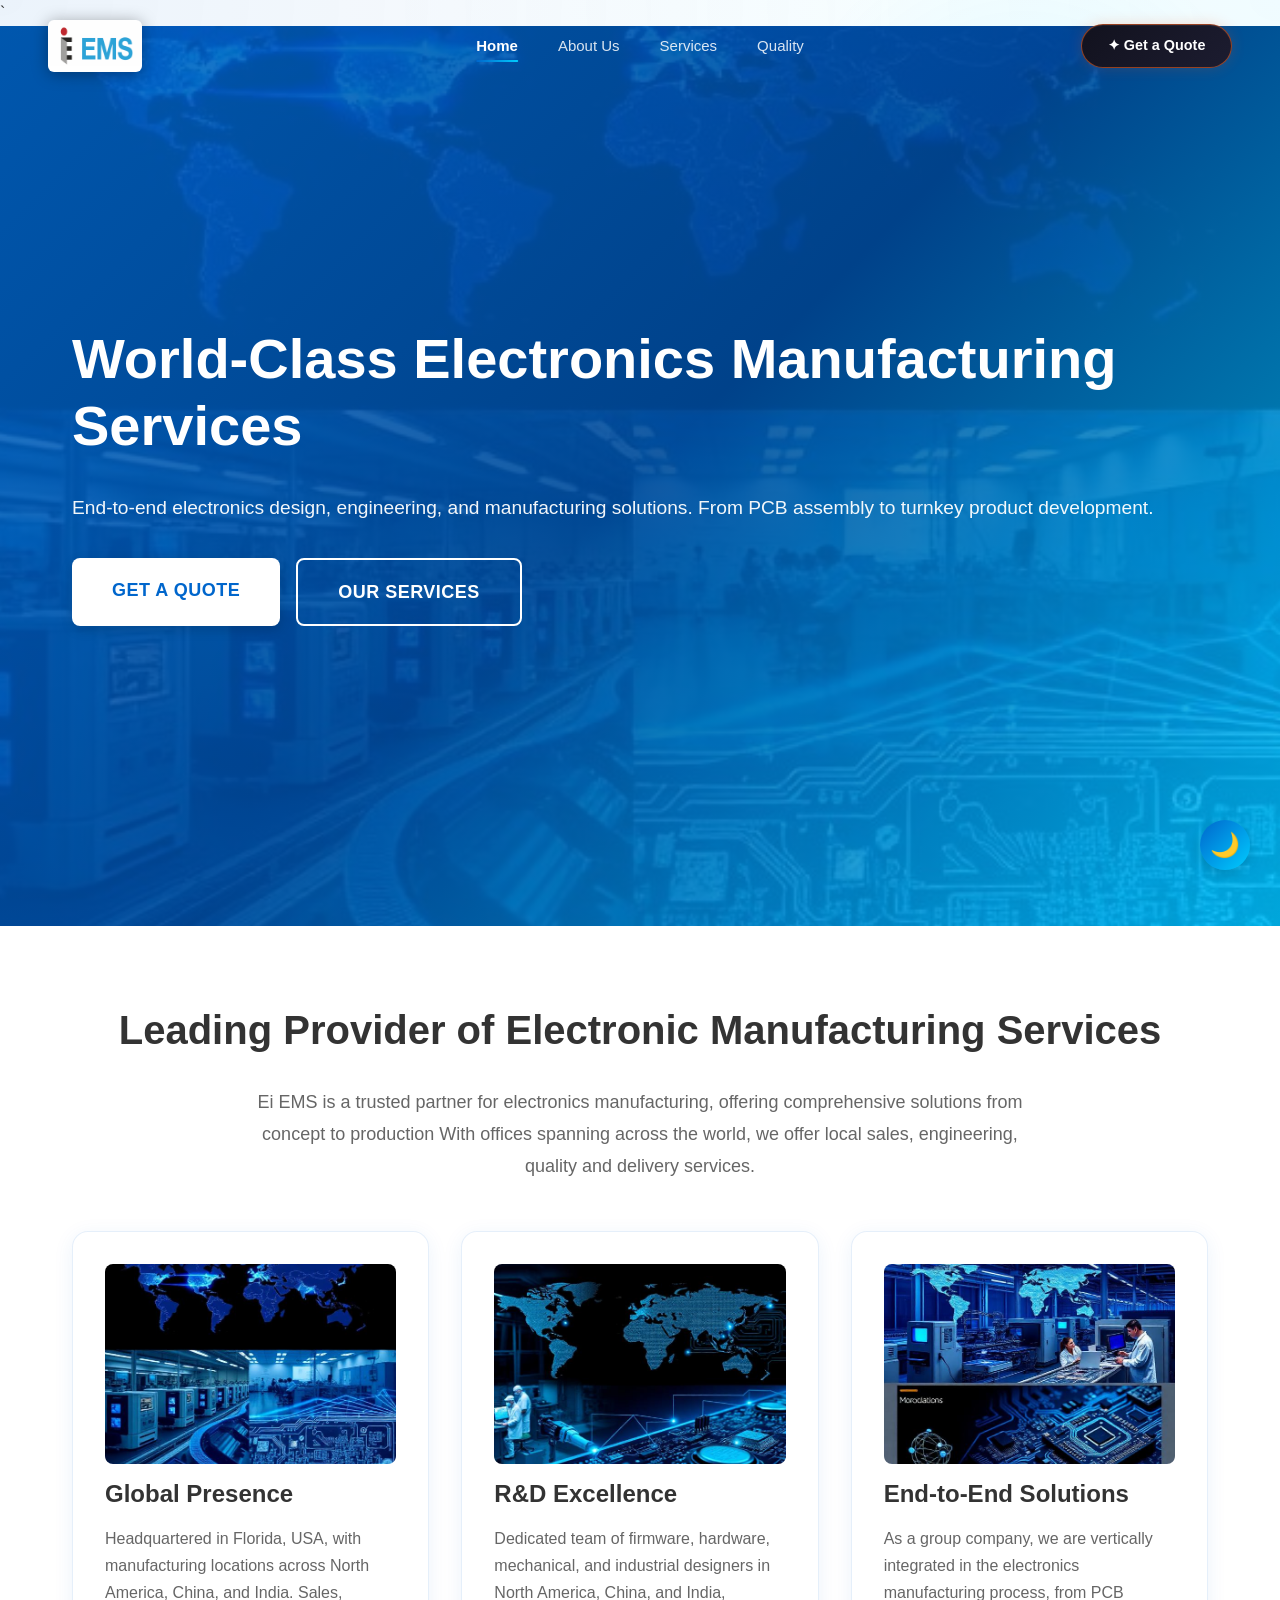
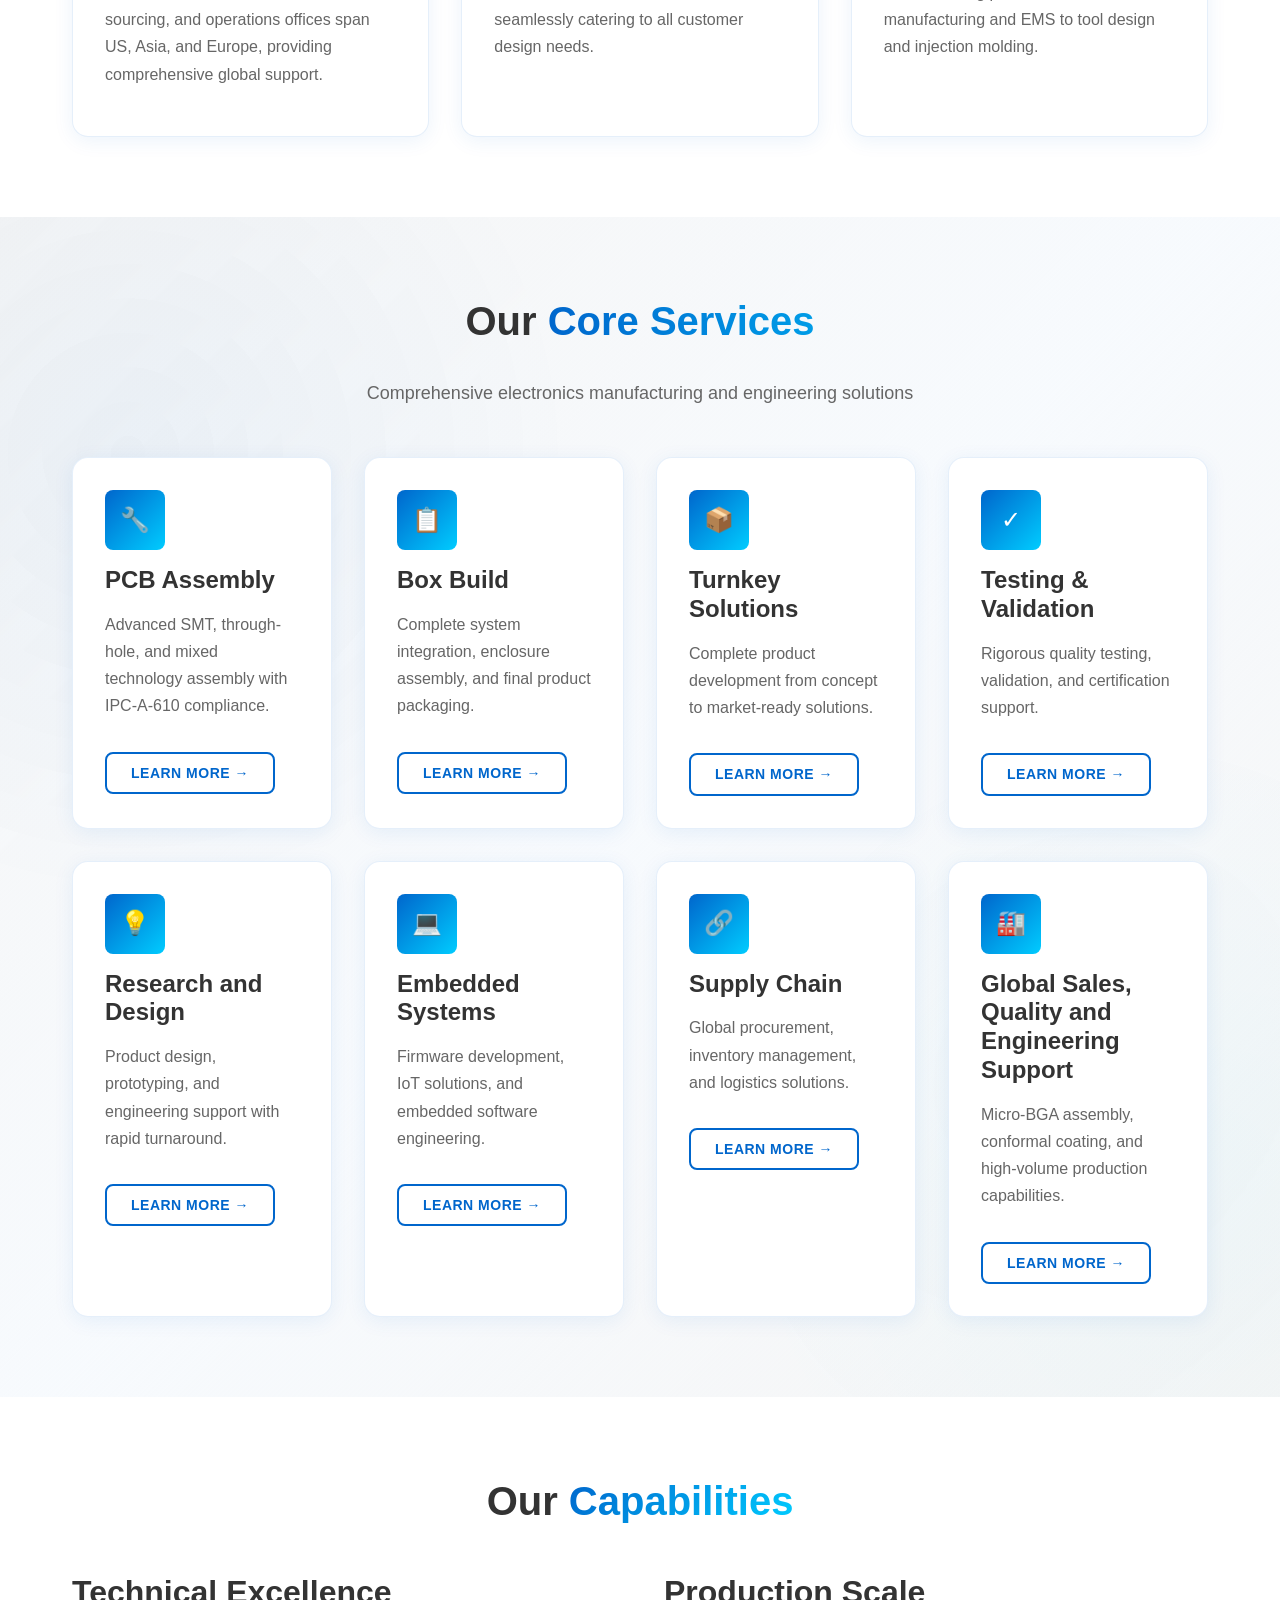
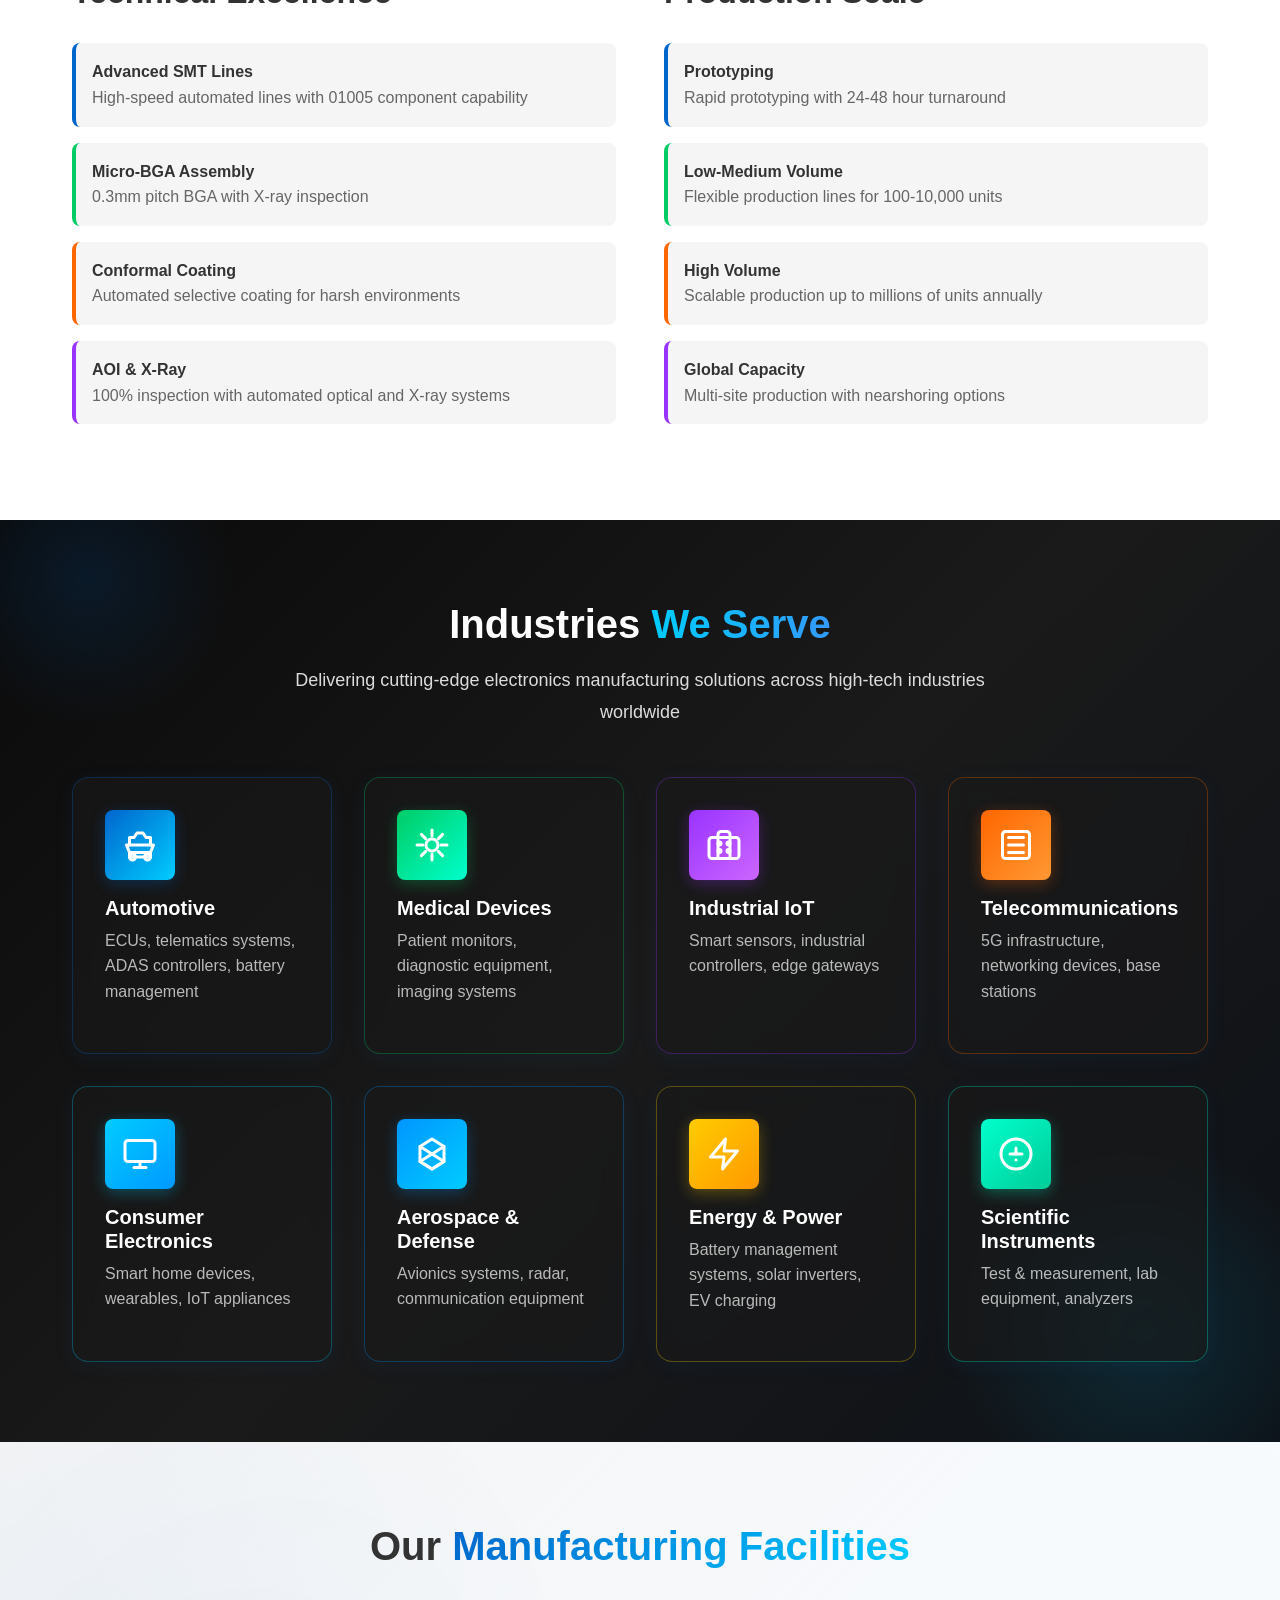
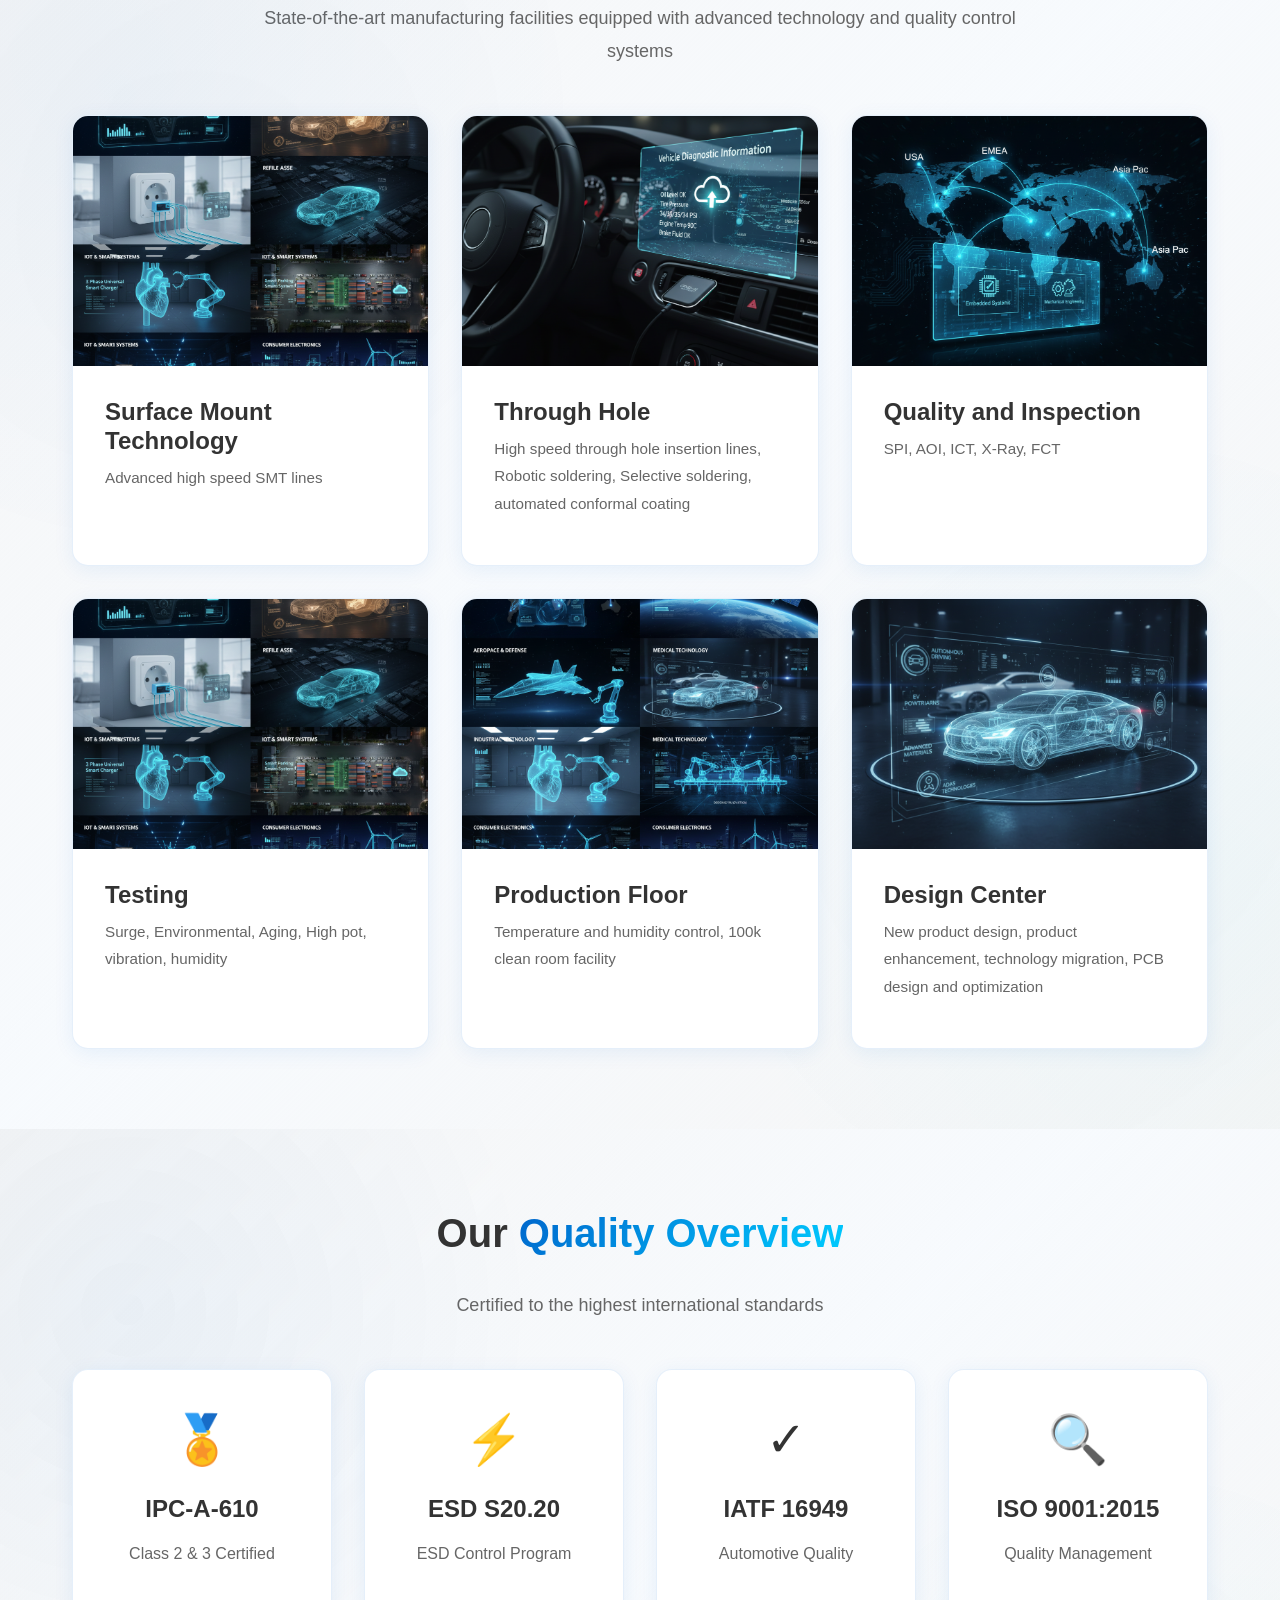
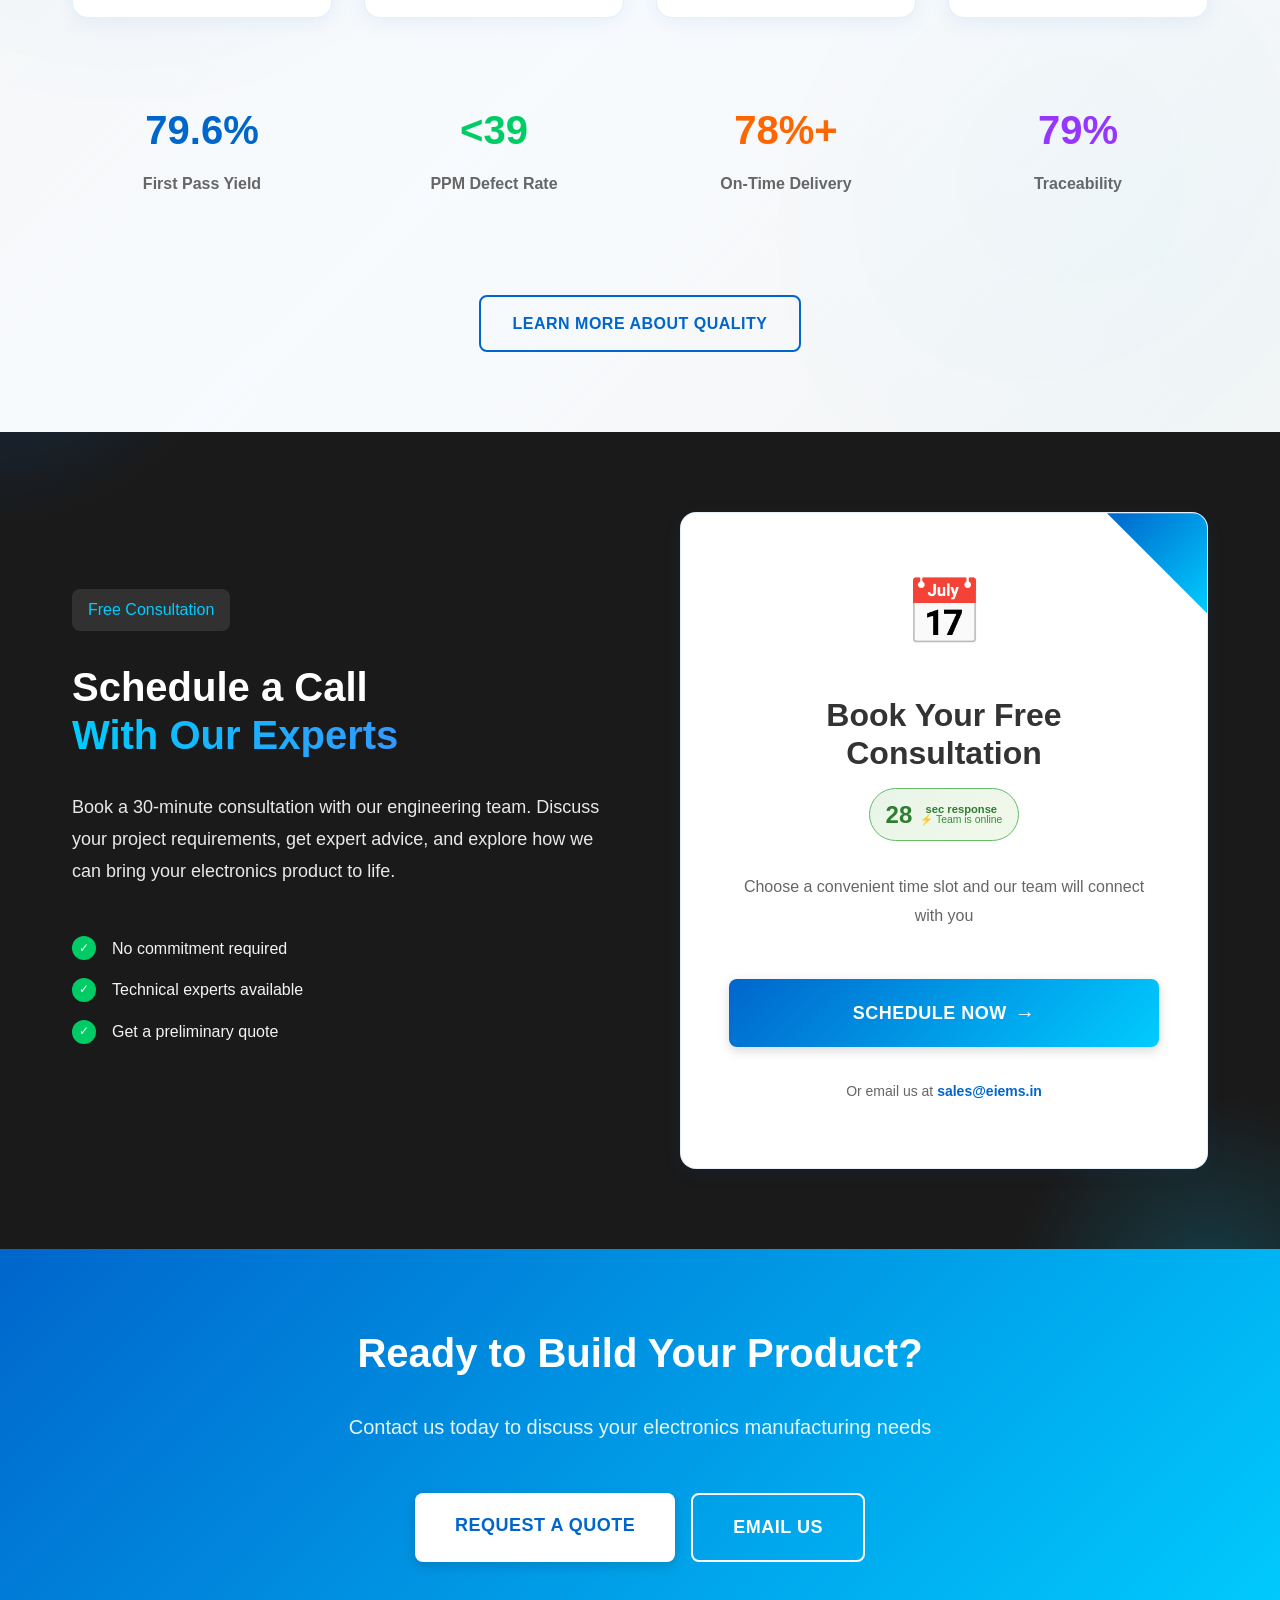
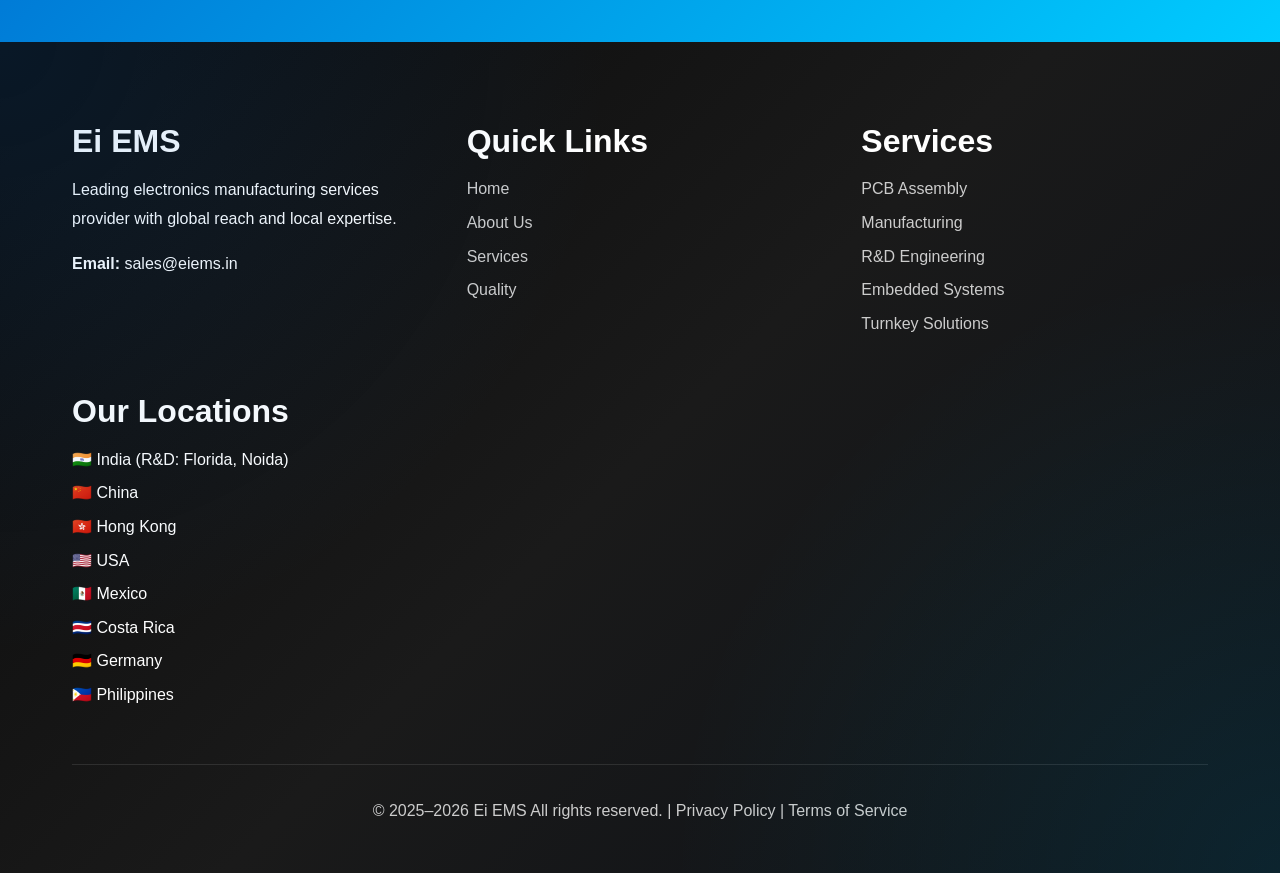
<file: index.html>
`<!DOCTYPE html>
<html lang="en">
<head>
    <!-- Meta Tags -->
    <meta charset="UTF-8">
    <meta name="viewport" content="width=device-width, initial-scale=1.0">
    <meta name="description" content="Ei EMS - End-to-end electronics design, engineering, and manufacturing company offering PCB assembly, SMT, R&D, and embedded systems solutions.">
    <meta name="keywords" content="Electronics Manufacturing, EMS, PCB Assembly, SMT, Embedded Systems, R&D, Ei EMS, India">
    <meta name="author" content="Ei EMS">

    <!-- Page Title -->
    <title>Ei EMS | Electronics Manufacturing Services</title>

    <!-- Stylesheets -->
    <link rel="stylesheet" href="assets/css/style.css">

    <!-- Favicon & Icons -->
    <link rel="icon" type="image/png" sizes="32x32" href="assets/images/favicon-32.png">
    <link rel="icon" type="image/png" sizes="16x16" href="assets/images/favicon-16.png">
    <link rel="apple-touch-icon" sizes="180x180" href="assets/images/apple-touch-icon.png">

    <!-- Open Graph Meta Tags for Social Sharing -->
    <meta property="og:title" content="Ei EMS | Electronics Manufacturing Services">
    <meta property="og:description" content="End-to-end electronics design, engineering, and manufacturing company offering PCB assembly, SMT, R&D, and embedded systems solutions.">
    <meta property="og:image" content="assets/images/icon-512.png">
    <meta property="og:url" content="https://eiems.in">
    <meta property="og:type" content="website">
    <meta property="og:site_name" content="Ei EMS">

    <!-- Twitter Card Meta Tags -->
    <meta name="twitter:card" content="summary_large_image">
    <meta name="twitter:title" content="Ei EMS | Electronics Manufacturing Services">
    <meta name="twitter:description" content="End-to-end electronics design, engineering, and manufacturing company offering PCB assembly, SMT, R&D, and embedded systems solutions.">
    <meta name="twitter:image" content="assets/images/icon-512.png">
</head>
<body>

    <!-- ========================================
         NAVIGATION
         ======================================== -->
    <nav class="navbar" id="navbar">
        <div class="navbar-container">
            <!-- Logo -->
            <a href="index.html" class="logo">
                <img src="assets/images/Logo.jpeg" alt="Ei EMS">
            </a>

            <!-- Mobile Menu Toggle -->
            <div class="mobile-menu-toggle" id="mobileMenuToggle">
                <span></span>
                <span></span>
                <span></span>
            </div>

            <!-- Navigation Menu (centered) -->
            <ul class="nav-menu" id="navMenu">
                <li><a href="index.html" class="nav-link active">Home</a></li>
                <li><a href="about.html" class="nav-link">About Us</a></li>
                <li><a href="services.html" class="nav-link">Services</a></li>
                <li><a href="quality.html" class="nav-link">Quality</a></li>
                <li class="nav-mobile-contact"><a href="contact.html" class="nav-link">Contact</a></li>
            </ul>

            <!-- CTA Button (right) -->
            <a href="contact.html" class="nav-cta">✦ Get a Quote</a>
        </div>
    </nav>


    <!-- ========================================
         HERO SECTION
         ======================================== -->
    <section class="hero" style="position: relative; overflow: hidden;">
        <!-- Image Slideshow Background -->
        <div class="hero-slideshow">
            <div class="slide" style="background-image: url('assets/images/image1.jpeg');"></div>
            <div class="slide" style="background-image: url('assets/images/image2.jpeg');"></div>
            <div class="slide" style="background-image: url('assets/images/image3.jpeg');"></div>
            <div class="slide" style="background-image: url('assets/images/image12.png');"></div>
            <div class="slide" style="background-image: url('assets/images/image13.png');"></div>
            <div class="slide" style="background-image: url('assets/images/image14.png');"></div>
            <div class="slide" style="background-image: url('assets/images/image15.png');"></div>
            <div class="slide" style="background-image: url('assets/images/image16.png');"></div>
            <div class="slide" style="background-image: url('assets/images/image17.png');"></div>
            <div class="slide" style="background-image: url('assets/images/image18.png');"></div>
        </div>
        <!-- Overlay for better text readability -->
        <div class="hero-overlay"></div>

        <div class="container" style="position: relative; z-index: 2;">
            <div class="hero-content">
                <h1 id="heroHeading" style="opacity: 0; transform: translateY(20px); transition: opacity 0.8s ease, transform 0.8s ease;">World-Class Electronics Manufacturing Services</h1>
                <p style="font-size: 1.2rem;">End-to-end electronics design, engineering, and manufacturing solutions. From PCB assembly to turnkey product development.</p>
                <script>
                (function() {
                    var el = document.getElementById('heroHeading');
                    if (!el) return;
                    setTimeout(function() {
                        el.style.opacity = '1';
                        el.style.transform = 'translateY(0)';
                    }, 100);
                })();
                </script>
                <div class="hero-buttons">
                    <a href="contact.html" class="btn btn-white btn-large">Get a Quote</a>
                    <a href="services.html" class="btn btn-outline btn-large" style="border-color: var(--white); color: var(--white);">Our Services</a>
                </div>
            </div>
        </div>
    </section>


    <!-- ========================================
         COMPANY INTRODUCTION
         ======================================== -->
    <section>
        <div class="container">
            <div class="text-center mb-lg">
                <h2>Leading Provider of Electronic Manufacturing Services</h2>
                <p style="font-size: 1.125rem; color: var(--text-secondary); max-width: 800px; margin: 0 auto;">
                    Ei EMS is a trusted partner for electronics manufacturing, offering comprehensive solutions from concept to production With offices spanning across the world, we offer local sales, engineering, quality and delivery services.
                </p>
            </div>

            <div class="grid grid-3">
                <!-- Global Presence -->
                <div class="card scroll-reveal">
                    <img src="assets/images/image1.jpeg" alt="Global Manufacturing Presence" loading="lazy" style="width: 100%; height: 200px; object-fit: cover; border-radius: var(--radius-md); margin-bottom: var(--spacing-sm);">
                    <h3 class="card-title">Global Presence</h3>
                    <p class="card-text">Headquartered in Florida, USA, with manufacturing locations across North America, China, and India. Sales, sourcing, and operations offices span US, Asia, and Europe, providing comprehensive global support.</p>
                </div>

                <!-- R&D Excellence -->
                <div class="card scroll-reveal">
                    <img src="assets/images/image2.jpeg" alt="R&D Excellence" loading="lazy" style="width: 100%; height: 200px; object-fit: cover; border-radius: var(--radius-md); margin-bottom: var(--spacing-sm);">
                    <h3 class="card-title">R&D Excellence</h3>
                    <p class="card-text">Dedicated team of firmware, hardware, mechanical, and industrial designers in North America, China, and India, seamlessly catering to all customer design needs.</p>
                </div>

                <!-- End-to-End Solutions -->
                <div class="card scroll-reveal">
                    <img src="assets/images/image3.jpeg" alt="End-to-End Solutions" loading="lazy" style="width: 100%; height: 200px; object-fit: cover; border-radius: var(--radius-md); margin-bottom: var(--spacing-sm);">
                    <h3 class="card-title">End-to-End Solutions</h3>
                    <p class="card-text">As a group company, we are vertically integrated in the electronics manufacturing process, from PCB manufacturing and EMS to tool design and injection molding.</p>
                </div>
            </div>
        </div>
    </section>


    <!-- ========================================
         SERVICES OVERVIEW
         ======================================== -->
    <section class="section-light">
        <div class="container">
            <div class="text-center mb-lg scroll-reveal">
                <h2>Our <span class="text-gradient text-shimmer">Core Services</span></h2>
                <p style="font-size: 1.125rem; color: var(--text-secondary);">
                    Comprehensive electronics manufacturing and engineering solutions
                </p>
            </div>

            <div class="grid grid-4">
                <!-- PCB Assembly -->
                <div class="card scroll-reveal card-tilt">
                    <div class="card-icon">🔧</div>
                    <h4 class="card-title">PCB Assembly</h4>
                    <p class="card-text">Advanced SMT, through-hole, and mixed technology assembly with IPC-A-610 compliance.</p>
                    <a href="services.html#pcb" class="btn btn-outline" style="margin-top: 1rem; padding: 0.5rem 1.5rem; font-size: 0.875rem;">Learn More →</a>
                </div>

                <!-- Box Build -->
                <div class="card scroll-reveal card-tilt">
                    <div class="card-icon">📋</div>
                    <h4 class="card-title">Box Build</h4>
                    <p class="card-text">Complete system integration, enclosure assembly, and final product packaging.</p>
                    <a href="services.html#box-build" class="btn btn-outline" style="margin-top: 1rem; padding: 0.5rem 1.5rem; font-size: 0.875rem;">Learn More →</a>
                </div>

                <!-- Turnkey Solutions -->
                <div class="card scroll-reveal card-tilt">
                    <div class="card-icon">📦</div>
                    <h4 class="card-title">Turnkey Solutions</h4>
                    <p class="card-text">Complete product development from concept to market-ready solutions.</p>
                    <a href="services.html#turnkey" class="btn btn-outline" style="margin-top: 1rem; padding: 0.5rem 1.5rem; font-size: 0.875rem;">Learn More →</a>
                </div>

                <!-- Testing & Validation -->
                <div class="card scroll-reveal card-tilt">
                    <div class="card-icon">✓</div>
                    <h4 class="card-title">Testing & Validation</h4>
                    <p class="card-text">Rigorous quality testing, validation, and certification support.</p>
                    <a href="services.html#testing" class="btn btn-outline" style="margin-top: 1rem; padding: 0.5rem 1.5rem; font-size: 0.875rem;">Learn More →</a>
                </div>

                <!-- Research and Design -->
                <div class="card scroll-reveal card-tilt">
                    <div class="card-icon">💡</div>
                    <h4 class="card-title">Research and Design</h4>
                    <p class="card-text">Product design, prototyping, and engineering support with rapid turnaround.</p>
                    <a href="services.html#rnd" class="btn btn-outline" style="margin-top: 1rem; padding: 0.5rem 1.5rem; font-size: 0.875rem;">Learn More →</a>
                </div>

                <!-- Embedded Systems -->
                <div class="card scroll-reveal card-tilt">
                    <div class="card-icon">💻</div>
                    <h4 class="card-title">Embedded Systems</h4>
                    <p class="card-text">Firmware development, IoT solutions, and embedded software engineering.</p>
                    <a href="services.html#embedded" class="btn btn-outline" style="margin-top: 1rem; padding: 0.5rem 1.5rem; font-size: 0.875rem;">Learn More →</a>
                </div>

                <!-- Supply Chain -->
                <div class="card scroll-reveal card-tilt">
                    <div class="card-icon">🔗</div>
                    <h4 class="card-title">Supply Chain</h4>
                    <p class="card-text">Global procurement, inventory management, and logistics solutions.</p>
                    <a href="services.html#supply-chain" class="btn btn-outline" style="margin-top: 1rem; padding: 0.5rem 1.5rem; font-size: 0.875rem;">Learn More →</a>
                </div>

                <!-- Global Sales, Quality and Engineering Support -->
                <div class="card scroll-reveal card-tilt">
                    <div class="card-icon">🏭</div>
                    <h4 class="card-title">Global Sales, Quality and Engineering Support</h4>
                    <p class="card-text">Micro-BGA assembly, conformal coating, and high-volume production capabilities.</p>
                    <a href="services.html#manufacturing" class="btn btn-outline" style="margin-top: 1rem; padding: 0.5rem 1.5rem; font-size: 0.875rem;">Learn More →</a>
                </div> 
            </div>
        </div>
    </section>


    <!-- ========================================
         CAPABILITIES
         ======================================== -->
    <section>
        <div class="container">
            <div class="text-center mb-lg">
                <h2>Our <span class="text-gradient">Capabilities</span></h2>
            </div>

            <div class="grid grid-2" style="gap: var(--spacing-lg);">
                <!-- Technical Capabilities -->
                <div>
                    <h3 class="mb-md">Technical Excellence</h3>
                    <ul style="list-style: none; padding: 0;">
                        <li style="padding: 1rem; background: var(--bg-secondary); margin-bottom: 1rem; border-radius: var(--radius-md); border-left: 4px solid var(--primary-blue);">
                            <strong>Advanced SMT Lines</strong><br>
                            <span style="color: var(--text-secondary);">High-speed automated lines with 01005 component capability</span>
                        </li>
                        <li style="padding: 1rem; background: var(--bg-secondary); margin-bottom: 1rem; border-radius: var(--radius-md); border-left: 4px solid var(--accent-green);">
                            <strong>Micro-BGA Assembly</strong><br>
                            <span style="color: var(--text-secondary);">0.3mm pitch BGA with X-ray inspection</span>
                        </li>
                        <li style="padding: 1rem; background: var(--bg-secondary); margin-bottom: 1rem; border-radius: var(--radius-md); border-left: 4px solid var(--accent-orange);">
                            <strong>Conformal Coating</strong><br>
                            <span style="color: var(--text-secondary);">Automated selective coating for harsh environments</span>
                        </li>
                        <li style="padding: 1rem; background: var(--bg-secondary); margin-bottom: 1rem; border-radius: var(--radius-md); border-left: 4px solid var(--accent-purple);">
                            <strong>AOI & X-Ray</strong><br>
                            <span style="color: var(--text-secondary);">100% inspection with automated optical and X-ray systems</span>
                        </li>
                    </ul>
                </div>

                <!-- Production Capabilities -->
                <div>
                    <h3 class="mb-md">Production Scale</h3>
                    <ul style="list-style: none; padding: 0;">
                        <li style="padding: 1rem; background: var(--bg-secondary); margin-bottom: 1rem; border-radius: var(--radius-md); border-left: 4px solid var(--primary-blue);">
                            <strong>Prototyping</strong><br>
                            <span style="color: var(--text-secondary);">Rapid prototyping with 24-48 hour turnaround</span>
                        </li>
                        <li style="padding: 1rem; background: var(--bg-secondary); margin-bottom: 1rem; border-radius: var(--radius-md); border-left: 4px solid var(--accent-green);">
                            <strong>Low-Medium Volume</strong><br>
                            <span style="color: var(--text-secondary);">Flexible production lines for 100-10,000 units</span>
                        </li>
                        <li style="padding: 1rem; background: var(--bg-secondary); margin-bottom: 1rem; border-radius: var(--radius-md); border-left: 4px solid var(--accent-orange);">
                            <strong>High Volume</strong><br>
                            <span style="color: var(--text-secondary);">Scalable production up to millions of units annually</span>
                        </li>
                        <li style="padding: 1rem; background: var(--bg-secondary); margin-bottom: 1rem; border-radius: var(--radius-md); border-left: 4px solid var(--accent-purple);">
                            <strong>Global Capacity</strong><br>
                            <span style="color: var(--text-secondary);">Multi-site production with nearshoring options</span>
                        </li>
                    </ul>
                </div>
            </div>
        </div>
    </section>


    <!-- ========================================
         INDUSTRIES SERVED
         ======================================== -->
    <section style="background: linear-gradient(135deg, #0a0a0a 0%, #1a1a1a 50%, #0d1117 100%); position: relative; overflow: hidden; padding: var(--spacing-xl) 0;">
        <!-- Animated background effects -->
        <div style="position: absolute; top: -10%; left: -5%; width: 300px; height: 300px; background: radial-gradient(circle, rgba(0, 102, 204, 0.15) 0%, transparent 70%); border-radius: 50%; animation: float 8s ease-in-out infinite;"></div>
        <div style="position: absolute; bottom: -10%; right: -5%; width: 400px; height: 400px; background: radial-gradient(circle, rgba(0, 204, 255, 0.12) 0%, transparent 70%); border-radius: 50%; animation: float 10s ease-in-out infinite reverse;"></div>

        <div class="container" style="position: relative; z-index: 2;">
            <div class="text-center mb-lg">
                <h2 style="color: var(--white); margin-bottom: var(--spacing-sm);">Industries <span style="background: linear-gradient(90deg, var(--accent-cyan), var(--primary-light)); -webkit-background-clip: text; -webkit-text-fill-color: transparent; background-clip: text;">We Serve</span></h2>
                <p style="font-size: 1.125rem; color: rgba(255,255,255,0.85); max-width: 700px; margin: 0 auto;">
                    Delivering cutting-edge electronics manufacturing solutions across high-tech industries worldwide
                </p>
            </div>

            <div class="grid grid-4">
                <!-- Automotive -->
                <div class="card scroll-reveal" style="background: rgba(26, 26, 26, 0.6); backdrop-filter: blur(10px); border: 1px solid rgba(0, 102, 204, 0.3); transition: all 0.3s ease;">
                    <div style="width: 70px; height: 70px; background: linear-gradient(135deg, #0066cc 0%, #00ccff 100%); border-radius: var(--radius-md); display: flex; align-items: center; justify-content: center; margin-bottom: var(--spacing-sm); box-shadow: 0 4px 15px rgba(0, 102, 204, 0.3);">
                        <svg width="36" height="36" viewBox="0 0 24 24" fill="none" stroke="white" stroke-width="2" stroke-linecap="round" stroke-linejoin="round">
                            <path d="M5 17h14v3H5z"/>
                            <path d="M5 17l-2-5h18l-2 5"/>
                            <circle cx="7" cy="20" r="2"/>
                            <circle cx="17" cy="20" r="2"/>
                            <path d="M5 12V7h3l2-3h4l2 3h3v5"/>
                        </svg>
                    </div>
                    <h4 style="color: var(--white); margin-bottom: 0.5rem; font-size: 1.25rem;">Automotive</h4>
                    <p style="color: rgba(255,255,255,0.7); line-height: 1.6;">ECUs, telematics systems, ADAS controllers, battery management</p>
                </div>

                <!-- Medical Devices -->
                <div class="card scroll-reveal" style="background: rgba(26, 26, 26, 0.6); backdrop-filter: blur(10px); border: 1px solid rgba(0, 204, 102, 0.3); transition: all 0.3s ease;">
                    <div style="width: 70px; height: 70px; background: linear-gradient(135deg, #00cc66 0%, #00ffcc 100%); border-radius: var(--radius-md); display: flex; align-items: center; justify-content: center; margin-bottom: var(--spacing-sm); box-shadow: 0 4px 15px rgba(0, 204, 102, 0.3);">
                        <svg width="36" height="36" viewBox="0 0 24 24" fill="none" stroke="white" stroke-width="2" stroke-linecap="round" stroke-linejoin="round">
                            <path d="M12 2v4M12 18v4M4.93 4.93l2.83 2.83M16.24 16.24l2.83 2.83M2 12h4M18 12h4M4.93 19.07l2.83-2.83M16.24 7.76l2.83-2.83"/>
                            <circle cx="12" cy="12" r="4"/>
                        </svg>
                    </div>
                    <h4 style="color: var(--white); margin-bottom: 0.5rem; font-size: 1.25rem;">Medical Devices</h4>
                    <p style="color: rgba(255,255,255,0.7); line-height: 1.6;">Patient monitors, diagnostic equipment, imaging systems</p>
                </div>

                <!-- Industrial IoT -->
                <div class="card scroll-reveal" style="background: rgba(26, 26, 26, 0.6); backdrop-filter: blur(10px); border: 1px solid rgba(153, 51, 255, 0.3); transition: all 0.3s ease;">
                    <div style="width: 70px; height: 70px; background: linear-gradient(135deg, #9933ff 0%, #cc66ff 100%); border-radius: var(--radius-md); display: flex; align-items: center; justify-content: center; margin-bottom: var(--spacing-sm); box-shadow: 0 4px 15px rgba(153, 51, 255, 0.3);">
                        <svg width="36" height="36" viewBox="0 0 24 24" fill="none" stroke="white" stroke-width="2" stroke-linecap="round" stroke-linejoin="round">
                            <rect x="2" y="7" width="20" height="14" rx="2" ry="2"/>
                            <path d="M16 21V5a2 2 0 0 0-2-2h-4a2 2 0 0 0-2 2v16"/>
                            <circle cx="9" cy="11" r="1"/>
                            <circle cx="15" cy="11" r="1"/>
                            <circle cx="9" cy="16" r="1"/>
                            <circle cx="15" cy="16" r="1"/>
                        </svg>
                    </div>
                    <h4 style="color: var(--white); margin-bottom: 0.5rem; font-size: 1.25rem;">Industrial IoT</h4>
                    <p style="color: rgba(255,255,255,0.7); line-height: 1.6;">Smart sensors, industrial controllers, edge gateways</p>
                </div>

                <!-- Telecom -->
                <div class="card scroll-reveal" style="background: rgba(26, 26, 26, 0.6); backdrop-filter: blur(10px); border: 1px solid rgba(255, 102, 0, 0.3); transition: all 0.3s ease;">
                    <div style="width: 70px; height: 70px; background: linear-gradient(135deg, #ff6600 0%, #ff9933 100%); border-radius: var(--radius-md); display: flex; align-items: center; justify-content: center; margin-bottom: var(--spacing-sm); box-shadow: 0 4px 15px rgba(255, 102, 0, 0.3);">
                        <svg width="36" height="36" viewBox="0 0 24 24" fill="none" stroke="white" stroke-width="2" stroke-linecap="round" stroke-linejoin="round">
                            <path d="M5 3h14a2 2 0 0 1 2 2v14a2 2 0 0 1-2 2H5a2 2 0 0 1-2-2V5a2 2 0 0 1 2-2z"/>
                            <path d="M7 7h10M7 12h10M7 17h10"/>
                        </svg>
                    </div>
                    <h4 style="color: var(--white); margin-bottom: 0.5rem; font-size: 1.25rem;">Telecommunications</h4>
                    <p style="color: rgba(255,255,255,0.7); line-height: 1.6;">5G infrastructure, networking devices, base stations</p>
                </div>

                <!-- Consumer Electronics -->
                <div class="card scroll-reveal" style="background: rgba(26, 26, 26, 0.6); backdrop-filter: blur(10px); border: 1px solid rgba(0, 204, 255, 0.3); transition: all 0.3s ease;">
                    <div style="width: 70px; height: 70px; background: linear-gradient(135deg, #00ccff 0%, #0099ff 100%); border-radius: var(--radius-md); display: flex; align-items: center; justify-content: center; margin-bottom: var(--spacing-sm); box-shadow: 0 4px 15px rgba(0, 204, 255, 0.3);">
                        <svg width="36" height="36" viewBox="0 0 24 24" fill="none" stroke="white" stroke-width="2" stroke-linecap="round" stroke-linejoin="round">
                            <rect x="2" y="3" width="20" height="14" rx="2" ry="2"/>
                            <line x1="8" y1="21" x2="16" y2="21"/>
                            <line x1="12" y1="17" x2="12" y2="21"/>
                        </svg>
                    </div>
                    <h4 style="color: var(--white); margin-bottom: 0.5rem; font-size: 1.25rem;">Consumer Electronics</h4>
                    <p style="color: rgba(255,255,255,0.7); line-height: 1.6;">Smart home devices, wearables, IoT appliances</p>
                </div>

                <!-- Aerospace & Defense -->
                <div class="card scroll-reveal" style="background: rgba(26, 26, 26, 0.6); backdrop-filter: blur(10px); border: 1px solid rgba(0, 150, 255, 0.3); transition: all 0.3s ease;">
                    <div style="width: 70px; height: 70px; background: linear-gradient(135deg, #0096ff 0%, #00ccff 100%); border-radius: var(--radius-md); display: flex; align-items: center; justify-content: center; margin-bottom: var(--spacing-sm); box-shadow: 0 4px 15px rgba(0, 150, 255, 0.3);">
                        <svg width="36" height="36" viewBox="0 0 24 24" fill="none" stroke="white" stroke-width="2" stroke-linecap="round" stroke-linejoin="round">
                            <path d="M12 2l8 5-8 5-8-5 8-5z"/>
                            <path d="M12 12l8 5-8 5-8-5 8-5z"/>
                            <path d="M4 7v10l8 5 8-5V7"/>
                        </svg>
                    </div>
                    <h4 style="color: var(--white); margin-bottom: 0.5rem; font-size: 1.25rem;">Aerospace & Defense</h4>
                    <p style="color: rgba(255,255,255,0.7); line-height: 1.6;">Avionics systems, radar, communication equipment</p>
                </div>

                <!-- Energy & Power -->
                <div class="card scroll-reveal" style="background: rgba(26, 26, 26, 0.6); backdrop-filter: blur(10px); border: 1px solid rgba(255, 204, 0, 0.3); transition: all 0.3s ease;">
                    <div style="width: 70px; height: 70px; background: linear-gradient(135deg, #ffcc00 0%, #ff9900 100%); border-radius: var(--radius-md); display: flex; align-items: center; justify-content: center; margin-bottom: var(--spacing-sm); box-shadow: 0 4px 15px rgba(255, 204, 0, 0.3);">
                        <svg width="36" height="36" viewBox="0 0 24 24" fill="none" stroke="white" stroke-width="2" stroke-linecap="round" stroke-linejoin="round">
                            <path d="M13 2L3 14h9l-1 8 10-12h-9l1-8z"/>
                        </svg>
                    </div>
                    <h4 style="color: var(--white); margin-bottom: 0.5rem; font-size: 1.25rem;">Energy & Power</h4>
                    <p style="color: rgba(255,255,255,0.7); line-height: 1.6;">Battery management systems, solar inverters, EV charging</p>
                </div>

                <!-- Scientific Instruments -->
                <div class="card scroll-reveal" style="background: rgba(26, 26, 26, 0.6); backdrop-filter: blur(10px); border: 1px solid rgba(0, 255, 204, 0.3); transition: all 0.3s ease;">
                    <div style="width: 70px; height: 70px; background: linear-gradient(135deg, #00ffcc 0%, #00cc99 100%); border-radius: var(--radius-md); display: flex; align-items: center; justify-content: center; margin-bottom: var(--spacing-sm); box-shadow: 0 4px 15px rgba(0, 255, 204, 0.3);">
                        <svg width="36" height="36" viewBox="0 0 24 24" fill="none" stroke="white" stroke-width="2" stroke-linecap="round" stroke-linejoin="round">
                            <circle cx="12" cy="12" r="10"/>
                            <line x1="12" y1="8" x2="12" y2="12"/>
                            <line x1="12" y1="16" x2="12.01" y2="16"/>
                            <path d="M8 12h8"/>
                        </svg>
                    </div>
                    <h4 style="color: var(--white); margin-bottom: 0.5rem; font-size: 1.25rem;">Scientific Instruments</h4>
                    <p style="color: rgba(255,255,255,0.7); line-height: 1.6;">Test & measurement, lab equipment, analyzers</p>
                </div>
            </div>
        </div>
    </section>

  

    <!-- ========================================
         CASE STUDIES
         ======================================== -->
    <!-- <section>
        <div class="container">
            <div class="text-center mb-lg">
                <h2>Our <span class="text-gradient">Success Stories</span></h2>
                <p style="font-size: 1.125rem; color: var(--text-secondary);">
                    Real-world projects showcasing our expertise across industries
                </p>
            </div>

            <div class="grid grid-2" style="gap: var(--spacing-lg);">
                <div class="card scroll-reveal">
                    <div style="display: inline-block; background: var(--gradient-primary); color: var(--white); padding: 0.5rem 1rem; border-radius: var(--radius-sm); margin-bottom: var(--spacing-sm); font-size: 0.875rem; font-weight: 600;">
                        Automotive
                    </div>
                    <h3 style="margin-bottom: var(--spacing-sm);">Advanced Telematics Device</h3>
                    <p class="card-text" style="margin-bottom: var(--spacing-md);">
                        Fleet management telematics with GPS, 4G connectivity, and OBD-II interface for commercial vehicles.
                    </p>
                    <div class="grid grid-2" style="gap: var(--spacing-sm);">
                        <div style="text-align: center; padding: var(--spacing-sm); background: var(--bg-secondary); border-radius: var(--radius-sm);">
                            <div style="font-size: 1.5rem; font-weight: 700; color: var(--primary-blue);">50K+</div>
                            <p style="font-size: 0.8rem; color: var(--text-secondary); margin: 0;">Units Deployed</p>
                        </div>
                        <div style="text-align: center; padding: var(--spacing-sm); background: var(--bg-secondary); border-radius: var(--radius-sm);">
                            <div style="font-size: 1.5rem; font-weight: 700; color: var(--accent-green);">99.5%</div>
                            <p style="font-size: 0.8rem; color: var(--text-secondary); margin: 0;">First Pass Yield</p>
                        </div>
                    </div>
                </div>

                <div class="card scroll-reveal">
                    <div style="display: inline-block; background: linear-gradient(135deg, #00cc66 0%, #00ffcc 100%); color: var(--white); padding: 0.5rem 1rem; border-radius: var(--radius-sm); margin-bottom: var(--spacing-sm); font-size: 0.875rem; font-weight: 600;">
                        Medical Devices
                    </div>
                    <h3 style="margin-bottom: var(--spacing-sm);">Patient Monitoring Controller</h3>
                    <p class="card-text" style="margin-bottom: var(--spacing-md);">
                        IEC 60601 compliant medical controller for continuous vital signs monitoring with wireless connectivity.
                    </p>
                    <div class="grid grid-2" style="gap: var(--spacing-sm);">
                        <div style="text-align: center; padding: var(--spacing-sm); background: var(--bg-secondary); border-radius: var(--radius-sm);">
                            <div style="font-size: 1.5rem; font-weight: 700; color: var(--primary-blue);">FDA</div>
                            <p style="font-size: 0.8rem; color: var(--text-secondary); margin: 0;">Cleared</p>
                        </div>
                        <div style="text-align: center; padding: var(--spacing-sm); background: var(--bg-secondary); border-radius: var(--radius-sm);">
                            <div style="font-size: 1.5rem; font-weight: 700; color: var(--accent-green);">99.9%</div>
                            <p style="font-size: 0.8rem; color: var(--text-secondary); margin: 0;">Reliability</p>
                        </div>
                    </div>
                </div>

                <div class="card scroll-reveal">
                    <div style="display: inline-block; background: var(--gradient-accent); color: var(--white); padding: 0.5rem 1rem; border-radius: var(--radius-sm); margin-bottom: var(--spacing-sm); font-size: 0.875rem; font-weight: 600;">
                        Automotive
                    </div>
                    <h3 style="margin-bottom: var(--spacing-sm);">EV Battery Management ECU</h3>
                    <p class="card-text" style="margin-bottom: var(--spacing-md);">
                        ASIL-B certified ECU for electric vehicle battery management with high current handling up to 500A.
                    </p>
                    <div class="grid grid-2" style="gap: var(--spacing-sm);">
                        <div style="text-align: center; padding: var(--spacing-sm); background: var(--bg-secondary); border-radius: var(--radius-sm);">
                            <div style="font-size: 1.5rem; font-weight: 700; color: var(--primary-blue);">0 PPM</div>
                            <p style="font-size: 0.8rem; color: var(--text-secondary); margin: 0;">Field Failures</p>
                        </div>
                        <div style="text-align: center; padding: var(--spacing-sm); background: var(--bg-secondary); border-radius: var(--radius-sm);">
                            <div style="font-size: 1.5rem; font-weight: 700; color: var(--accent-green);">25K+</div>
                            <p style="font-size: 0.8rem; color: var(--text-secondary); margin: 0;">Units/Month</p>
                        </div>
                    </div>
                </div>

                <div class="card scroll-reveal">
                    <div style="display: inline-block; background: linear-gradient(135deg, #9933ff 0%, #cc66ff 100%); color: var(--white); padding: 0.5rem 1rem; border-radius: var(--radius-sm); margin-bottom: var(--spacing-sm); font-size: 0.875rem; font-weight: 600;">
                        Industrial IoT
                    </div>
                    <h3 style="margin-bottom: var(--spacing-sm);">Smart Factory IoT Gateway</h3>
                    <p class="card-text" style="margin-bottom: var(--spacing-md);">
                        Industrial-grade gateway connecting legacy equipment to cloud with Modbus, OPC UA, and MQTT support.
                    </p>
                    <div class="grid grid-2" style="gap: var(--spacing-sm);">
                        <div style="text-align: center; padding: var(--spacing-sm); background: var(--bg-secondary); border-radius: var(--radius-sm);">
                            <div style="font-size: 1.5rem; font-weight: 700; color: var(--primary-blue);">1000+</div>
                            <p style="font-size: 0.8rem; color: var(--text-secondary); margin: 0;">Sites Deployed</p>
                        </div>
                        <div style="text-align: center; padding: var(--spacing-sm); background: var(--bg-secondary); border-radius: var(--radius-sm);">
                            <div style="font-size: 1.5rem; font-weight: 700; color: var(--accent-green);">99.7%</div>
                            <p style="font-size: 0.8rem; color: var(--text-secondary); margin: 0;">Uptime</p>
                        </div>
                    </div>
                </div>
            </div>

            <div class="text-center mt-lg">
                <a href="case-studies.html" class="btn btn-outline">View All Case Studies</a>
            </div>
        </div>
    </section> -->





    <!-- ========================================
         FACILITY & MANUFACTURING GALLERY
         ======================================== -->
    <section class="section-light">
        <div class="container">
            <div class="text-center mb-lg">
                <h2>Our <span class="text-gradient">Manufacturing Facilities</span></h2>
                <p style="font-size: 1.125rem; color: var(--text-secondary); max-width: 800px; margin: 0 auto;">
                    State-of-the-art manufacturing facilities equipped with advanced technology and quality control systems
                </p>
            </div>

            <div class="grid grid-3" style="gap: var(--spacing-md);">
                <div class="card scroll-reveal" style="padding: 0; overflow: hidden;">
                    <img src="assets/images/image12.png" alt="Manufacturing Facility" loading="lazy" style="width: 100%; height: 250px; object-fit: cover;">
                    <div style="padding: var(--spacing-md);">
                        <h4 style="margin-bottom: 0.5rem;">Surface Mount Technology</h4>
                        <p style="color: var(--text-secondary); font-size: 0.95rem;">Advanced high speed SMT lines</p>
                    </div>
                </div>

                <div class="card scroll-reveal" style="padding: 0; overflow: hidden;">
                    <img src="assets/images/image13.png" alt="Quality Control" loading="lazy" style="width: 100%; height: 250px; object-fit: cover;">
                    <div style="padding: var(--spacing-md);">
                        <h4 style="margin-bottom: 0.5rem;">Through Hole</h4>
                        <p style="color: var(--text-secondary); font-size: 0.95rem;">High speed through hole insertion lines, Robotic soldering, Selective soldering, automated conformal coating</p>
                    </div>
                </div>

                <div class="card scroll-reveal" style="padding: 0; overflow: hidden;">
                    <img src="assets/images/image14.png" alt="Testing Lab" loading="lazy" style="width: 100%; height: 250px; object-fit: cover;">
                    <div style="padding: var(--spacing-md);">
                        <h4 style="margin-bottom: 0.5rem;">Quality and Inspection</h4>
                        <p style="color: var(--text-secondary); font-size: 0.95rem;">SPI, AOI, ICT, X-Ray, FCT</p>
                    </div>
                </div>

                <div class="card scroll-reveal" style="padding: 0; overflow: hidden;">
                    <img src="assets/images/image15.png" alt="Assembly Line" loading="lazy" style="width: 100%; height: 250px; object-fit: cover;">
                    <div style="padding: var(--spacing-md);">
                        <h4 style="margin-bottom: 0.5rem;">Testing</h4>
                        <p style="color: var(--text-secondary); font-size: 0.95rem;">Surge, Environmental, Aging, High pot, vibration, humidity</p>
                    </div>
                </div>

                <div class="card scroll-reveal" style="padding: 0; overflow: hidden;">
                    <img src="assets/images/image16.png" alt="Production Floor" loading="lazy" style="width: 100%; height: 250px; object-fit: cover;">
                    <div style="padding: var(--spacing-md);">
                        <h4 style="margin-bottom: 0.5rem;">Production Floor</h4>
                        <p style="color: var(--text-secondary); font-size: 0.95rem;">Temperature and humidity control, 100k clean room facility</p>
                    </div>
                </div>

                <div class="card scroll-reveal" style="padding: 0; overflow: hidden;">
                    <img src="assets/images/image17.png" alt="R&D Center" loading="lazy" style="width: 100%; height: 250px; object-fit: cover;">
                    <div style="padding: var(--spacing-md);">
                        <h4 style="margin-bottom: 0.5rem;">Design Center</h4>
                        <p style="color: var(--text-secondary); font-size: 0.95rem;">New product design, product enhancement, technology migration, PCB design and optimization</p>
                    </div>
                </div>
            </div>
        </div>
    </section>


    <!-- ========================================
         QUALITY & CERTIFICATIONS
         ======================================== -->
    <section class="section-light">
        <div class="container">
            <div class="text-center mb-lg">
                <h2>Our <span class="text-gradient">Quality Overview</span></h2>
                <p style="font-size: 1.125rem; color: var(--text-secondary);">
                    Certified to the highest international standards
                </p>
            </div>

            <div class="grid grid-4">
                <div class="card scroll-reveal text-center">
                    <div style="font-size: 3rem; margin-bottom: 1rem;">🏅</div>
                    <h4>IPC-A-610</h4>
                    <p style="color: var(--text-secondary);">Class 2 & 3 Certified</p>
                </div>
                <div class="card scroll-reveal text-center">
                    <div style="font-size: 3rem; margin-bottom: 1rem;">⚡</div>
                    <h4>ESD S20.20</h4>
                    <p style="color: var(--text-secondary);">ESD Control Program</p>
                </div>
                <div class="card scroll-reveal text-center">
                    <div style="font-size: 3rem; margin-bottom: 1rem;">✓</div>
                    <h4>IATF 16949</h4>
                    <p style="color: var(--text-secondary);">Automotive Quality</p>
                </div>
                <div class="card scroll-reveal text-center">
                    <div style="font-size: 3rem; margin-bottom: 1rem;">🔍</div>
                    <h4>ISO 9001:2015</h4>
                    <p style="color: var(--text-secondary);">Quality Management</p>
                </div>
            </div>

            <!-- Quality Metrics -->
            <div class="grid grid-4" style="margin-top: var(--spacing-lg);">
                <div class="text-center stat-counter-box" style="padding: var(--spacing-md);">
                    <div class="stat-counter" data-target="99.8" data-suffix="%" style="font-size: 2.5rem; font-weight: 700; color: var(--primary-blue); margin-bottom: 0.5rem;">0%</div>
                    <p style="color: var(--text-secondary); font-weight: 600;">First Pass Yield</p>
                </div>
                <div class="text-center stat-counter-box" style="padding: var(--spacing-md);">
                    <div class="stat-counter" data-target="50" data-prefix="&lt;" style="font-size: 2.5rem; font-weight: 700; color: var(--accent-green); margin-bottom: 0.5rem;">0</div>
                    <p style="color: var(--text-secondary); font-weight: 600;">PPM Defect Rate</p>
                </div>
                <div class="text-center stat-counter-box" style="padding: var(--spacing-md);">
                    <div class="stat-counter" data-target="98" data-suffix="%+" style="font-size: 2.5rem; font-weight: 700; color: var(--accent-orange); margin-bottom: 0.5rem;">0%</div>
                    <p style="color: var(--text-secondary); font-weight: 600;">On-Time Delivery</p>
                </div>
                <div class="text-center stat-counter-box" style="padding: var(--spacing-md);">
                    <div class="stat-counter" data-target="100" data-suffix="%" style="font-size: 2.5rem; font-weight: 700; color: var(--accent-purple); margin-bottom: 0.5rem;">0%</div>
                    <p style="color: var(--text-secondary); font-weight: 600;">Traceability</p>
                </div>
            </div>

            <script>
            (function() {
                var animated = false;
                function animateCounters() {
                    if (animated) return;
                    var boxes = document.querySelectorAll('.stat-counter-box');
                    var section = boxes[0] && boxes[0].closest('section');
                    if (!section) return;
                    var rect = section.getBoundingClientRect();
                    if (rect.top < window.innerHeight - 100) {
                        animated = true;
                        document.querySelectorAll('.stat-counter').forEach(function(el) {
                            var target = parseFloat(el.dataset.target);
                            var prefix = el.dataset.prefix || '';
                            var suffix = el.dataset.suffix || '';
                            var isDecimal = target % 1 !== 0;
                            var duration = 1800;
                            var start = performance.now();
                            function update(now) {
                                var elapsed = now - start;
                                var progress = Math.min(elapsed / duration, 1);
                                var ease = 1 - Math.pow(1 - progress, 3);
                                var value = target * ease;
                                el.textContent = prefix + (isDecimal ? value.toFixed(1) : Math.floor(value)) + suffix;
                                if (progress < 1) requestAnimationFrame(update);
                            }
                            requestAnimationFrame(update);
                        });
                    }
                }
                window.addEventListener('scroll', animateCounters, { passive: true });
                animateCounters();
            })();
            </script>

            <div class="text-center mt-lg">
                <a href="quality.html" class="btn btn-outline">Learn More About Quality</a>
            </div>
        </div>
    </section>


    <!-- ========================================
         SCHEDULE A CALL SECTION
         ======================================== -->
    <section class="section-dark" style="position: relative; overflow: hidden;">
        <!-- Animated background elements -->
        <div style="position: absolute; top: -50%; left: -20%; width: 500px; height: 500px; background: radial-gradient(circle, rgba(0, 102, 204, 0.3) 0%, transparent 70%); border-radius: 50%; animation: float 6s ease-in-out infinite;"></div>
        <div style="position: absolute; bottom: -30%; right: -10%; width: 400px; height: 400px; background: radial-gradient(circle, rgba(0, 204, 255, 0.2) 0%, transparent 70%); border-radius: 50%; animation: float 8s ease-in-out infinite reverse;"></div>

        <div class="container" style="position: relative; z-index: 1;">
            <div class="grid grid-2" style="gap: var(--spacing-xl); align-items: center;">
                <!-- Left Content -->
                <div>
                    <div style="display: inline-block; background: rgba(255,255,255,0.1); padding: 0.5rem 1rem; border-radius: var(--radius-md); margin-bottom: var(--spacing-md);">
                        <span style="color: var(--accent-cyan);">Free Consultation</span>
                    </div>
                    <h2 style="color: var(--white); font-size: 2.5rem; margin-bottom: var(--spacing-md);">
                        Schedule a Call <br>
                        <span style="background: linear-gradient(90deg, var(--accent-cyan), var(--primary-light)); -webkit-background-clip: text; -webkit-text-fill-color: transparent; background-clip: text;">With Our Experts</span>
                    </h2>
                    <p style="font-size: 1.125rem; opacity: 0.9; margin-bottom: var(--spacing-lg); line-height: 1.8;">
                        Book a 30-minute consultation with our engineering team. Discuss your project requirements, get expert advice, and explore how we can bring your electronics product to life.
                    </p>

                    <div style="display: flex; flex-direction: column; gap: var(--spacing-sm); margin-bottom: var(--spacing-lg);">
                        <div style="display: flex; align-items: center; gap: var(--spacing-sm);">
                            <span style="width: 24px; height: 24px; background: var(--accent-green); border-radius: 50%; display: flex; align-items: center; justify-content: center; font-size: 0.75rem;">✓</span>
                            <span style="opacity: 0.95;">No commitment required</span>
                        </div>
                        <div style="display: flex; align-items: center; gap: var(--spacing-sm);">
                            <span style="width: 24px; height: 24px; background: var(--accent-green); border-radius: 50%; display: flex; align-items: center; justify-content: center; font-size: 0.75rem;">✓</span>
                            <span style="opacity: 0.95;">Technical experts available</span>
                        </div>
                        <div style="display: flex; align-items: center; gap: var(--spacing-sm);">
                            <span style="width: 24px; height: 24px; background: var(--accent-green); border-radius: 50%; display: flex; align-items: center; justify-content: center; font-size: 0.75rem;">✓</span>
                            <span style="opacity: 0.95;">Get a preliminary quote</span>
                        </div>
                    </div>
                </div>

                <!-- Right Content - CTA Card -->
                <div>
                    <div class="card" style="background: var(--white); padding: var(--spacing-lg); text-align: center; position: relative; overflow: hidden;">
                        <!-- Decorative corner -->
                        <div style="position: absolute; top: 0; right: 0; width: 100px; height: 100px; background: linear-gradient(135deg, var(--primary-blue) 0%, var(--accent-cyan) 100%); clip-path: polygon(100% 0, 0 0, 100% 100%);"></div>

                        <div style="font-size: 4rem; margin-bottom: var(--spacing-md);">📅</div>
                        <h3 style="color: var(--text-primary); margin-bottom: var(--spacing-sm);">Book Your Free Consultation</h3>

                        <!-- 30-second response badge -->
                        <div style="display: flex; align-items: center; justify-content: center; gap: 0.5rem; background: linear-gradient(135deg, #e8f5e9, #f1f8e9); border: 1.5px solid #66bb6a; border-radius: 50px; padding: 0.4rem 1rem; margin-bottom: var(--spacing-md); width: fit-content; margin-left: auto; margin-right: auto;">
                            <span id="responseTimer" style="font-size: 1.5rem; font-weight: 800; color: #2e7d32; font-variant-numeric: tabular-nums; min-width: 2ch;">30</span>
                            <div>
                                <div style="font-size: 0.7rem; font-weight: 700; color: #2e7d32; line-height: 1;">sec response</div>
                                <div style="font-size: 0.65rem; color: #388e3c; line-height: 1;">⚡ Team is online</div>
                            </div>
                        </div>

                        <p style="color: var(--text-secondary); margin-bottom: var(--spacing-lg);">
                            Choose a convenient time slot and our team will connect with you
                        </p>

                        <script>
                        (function() {
                            var count = 30;
                            var el = document.getElementById('responseTimer');
                            if (!el) return;
                            var interval = setInterval(function() {
                                count--;
                                if (count <= 0) count = 30;
                                el.textContent = count;
                            }, 1000);
                        })();
                        </script>

                        <a href="https://calendly.com/gaurav-maarula24/30min" target="_blank" class="btn btn-primary btn-large" style="width: 100%; margin-bottom: var(--spacing-md); display: flex; align-items: center; justify-content: center; gap: 0.5rem;">
                            <span>Schedule Now</span>
                            <span style="font-size: 1.25rem;">→</span>
                        </a>

                        <p style="font-size: 0.875rem; color: var(--text-secondary);">
                            Or email us at <a href="mailto:sales@eiems.in" style="color: var(--primary-blue); font-weight: 600;">sales@eiems.in</a>
                        </p>
                    </div>
                </div>
            </div>
        </div>
    </section>


    <!-- ========================================
         CTA SECTION
         ======================================== -->
    <section style="background: linear-gradient(135deg, var(--primary-blue) 0%, var(--accent-cyan) 100%);">
        <div class="container text-center">
            <h2 style="color: var(--white); margin-bottom: var(--spacing-md);">Ready to Build Your Product?</h2>
            <p style="font-size: 1.25rem; margin-bottom: var(--spacing-lg); opacity: 0.9; color: var(--white);">
                Contact us today to discuss your electronics manufacturing needs
            </p>
            <div style="display: flex; gap: var(--spacing-sm); justify-content: center; flex-wrap: wrap;">
                <a href="contact.html" class="btn btn-white btn-large">Request a Quote</a>
                <a href="mailto:sales@eiems.in" class="btn btn-outline btn-large" style="border-color: var(--white); color: var(--white);">Email Us</a>
            </div>
        </div>
    </section>


    <!-- ========================================
         FOOTER
         ======================================== -->
    <footer class="footer">
        <div class="container">
            <div class="footer-content">
                <!-- Company Info -->
                <div class="footer-section">
                    <h3>Ei EMS</h3>
                    <p>Leading electronics manufacturing services provider with global reach and local expertise.</p>
                    <p style="margin-top: var(--spacing-sm);">
                        <strong>Email:</strong> sales@eiems.in
                    </p>
                </div>

                <!-- Quick Links -->
                <div class="footer-section">
                    <h3>Quick Links</h3>
                    <ul>
                        <li><a href="index.html">Home</a></li>
                        <li><a href="about.html">About Us</a></li>
                        <li><a href="services.html">Services</a></li>
                        <!-- <li><a href="case-studies.html">Case Studies</a></li> -->
                        <li><a href="quality.html">Quality</a></li>
                    </ul>
                </div>

                <!-- Services -->
                <div class="footer-section">
                    <h3>Services</h3>
                    <ul>
                        <li><a href="services.html#pcb">PCB Assembly</a></li>
                        <li><a href="services.html#manufacturing">Manufacturing</a></li>
                        <li><a href="services.html#rnd">R&D Engineering</a></li>
                        <li><a href="services.html#embedded">Embedded Systems</a></li>
                        <li><a href="services.html#turnkey">Turnkey Solutions</a></li>
                    </ul>
                </div>

                <!-- Locations -->
                <div class="footer-section">
                    <h3>Our Locations</h3>
                    <ul>
                        <li>🇮🇳 India (R&D: Florida, Noida)</li>
                        <li>🇨🇳 China</li>
                        <li>🇭🇰 Hong Kong</li>
                        <li>🇺🇸 USA</li>
                        <li>🇲🇽 Mexico</li>
                        <li>🇨🇷 Costa Rica</li>
                        <li>🇩🇪 Germany</li>
                        <li>🇵🇭 Philippines</li>
                    </ul>
                </div>
            </div>

            <div class="footer-bottom">
                <p>&copy; 2025–2026 Ei EMS All rights reserved. | <a href="#">Privacy Policy</a> | <a href="#">Terms of Service</a></p>
            </div>
        </div>
    </footer>

    <!-- Theme Toggle Button -->
    <button class="theme-toggle" id="themeToggle" aria-label="Toggle dark mode">🌙</button>

    <!-- JavaScript -->
    <script src="assets/js/main.js"></script>

</body>
</html>
</file>
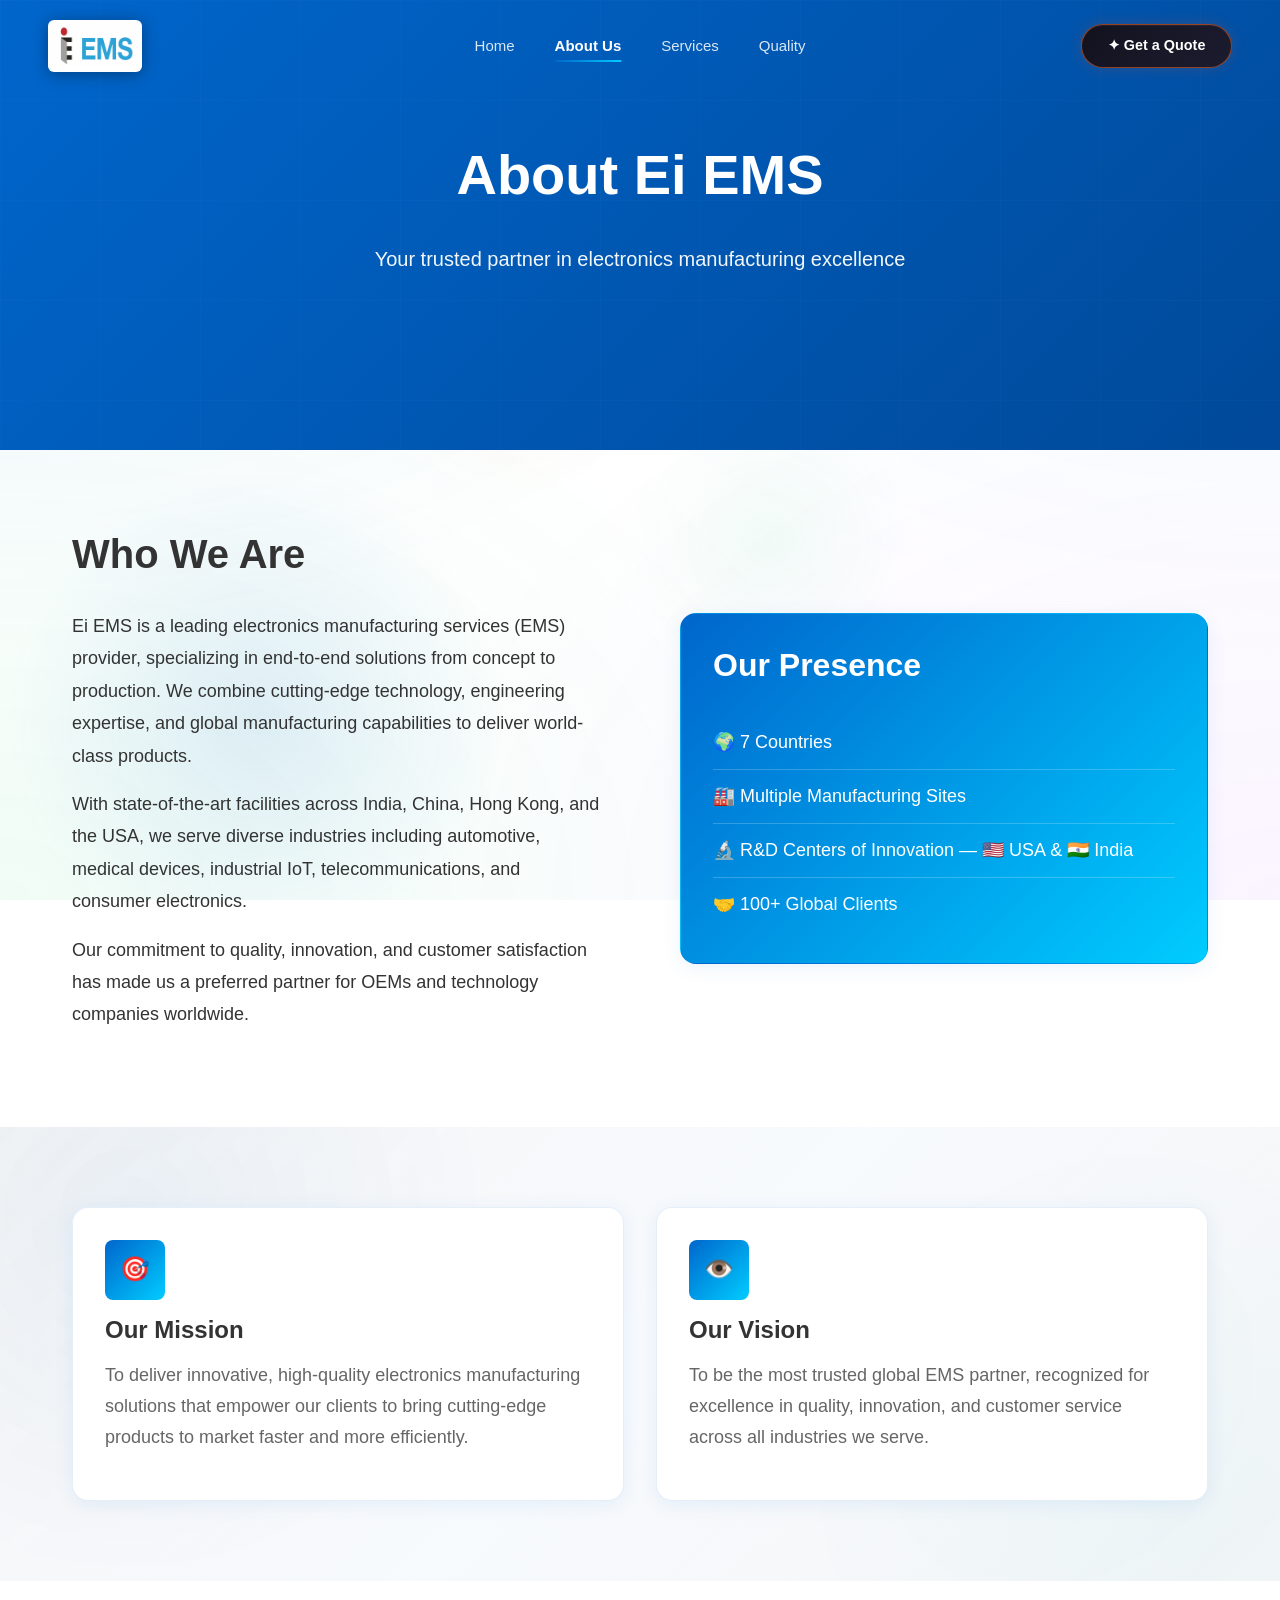
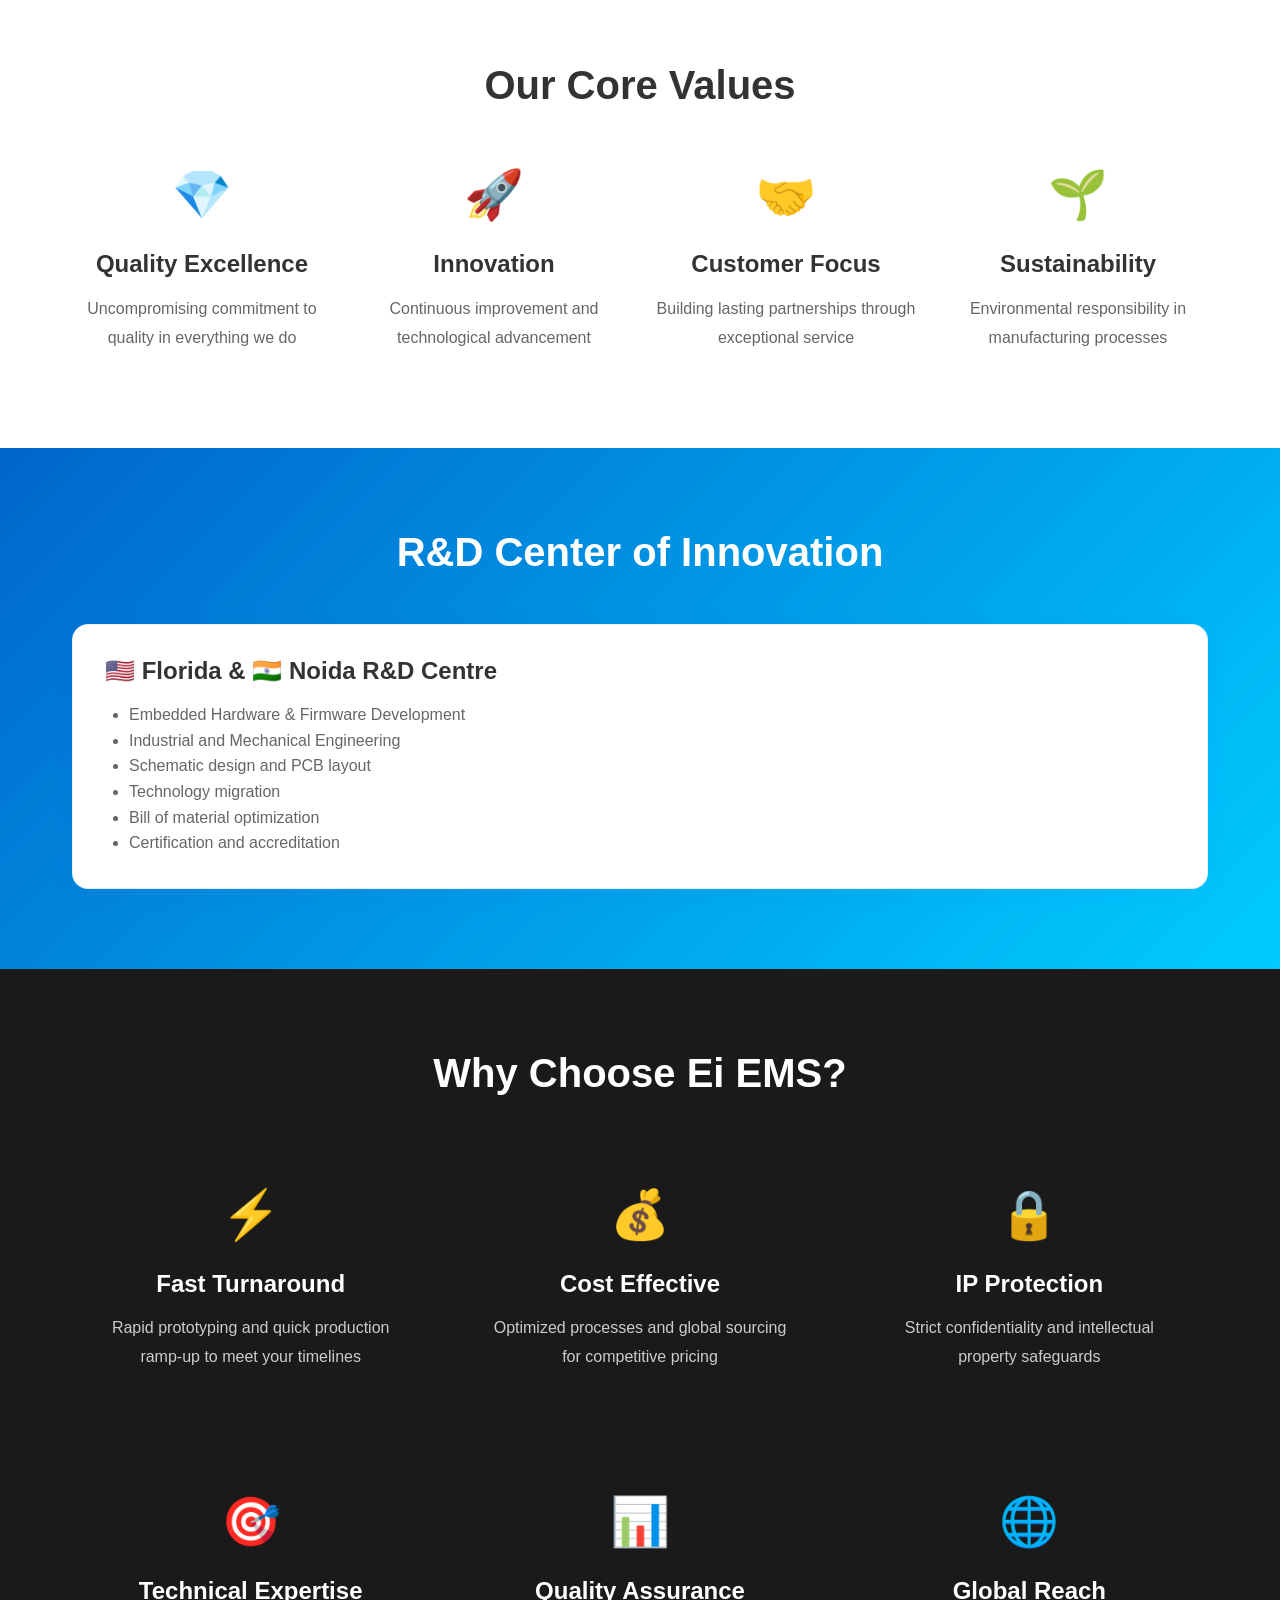
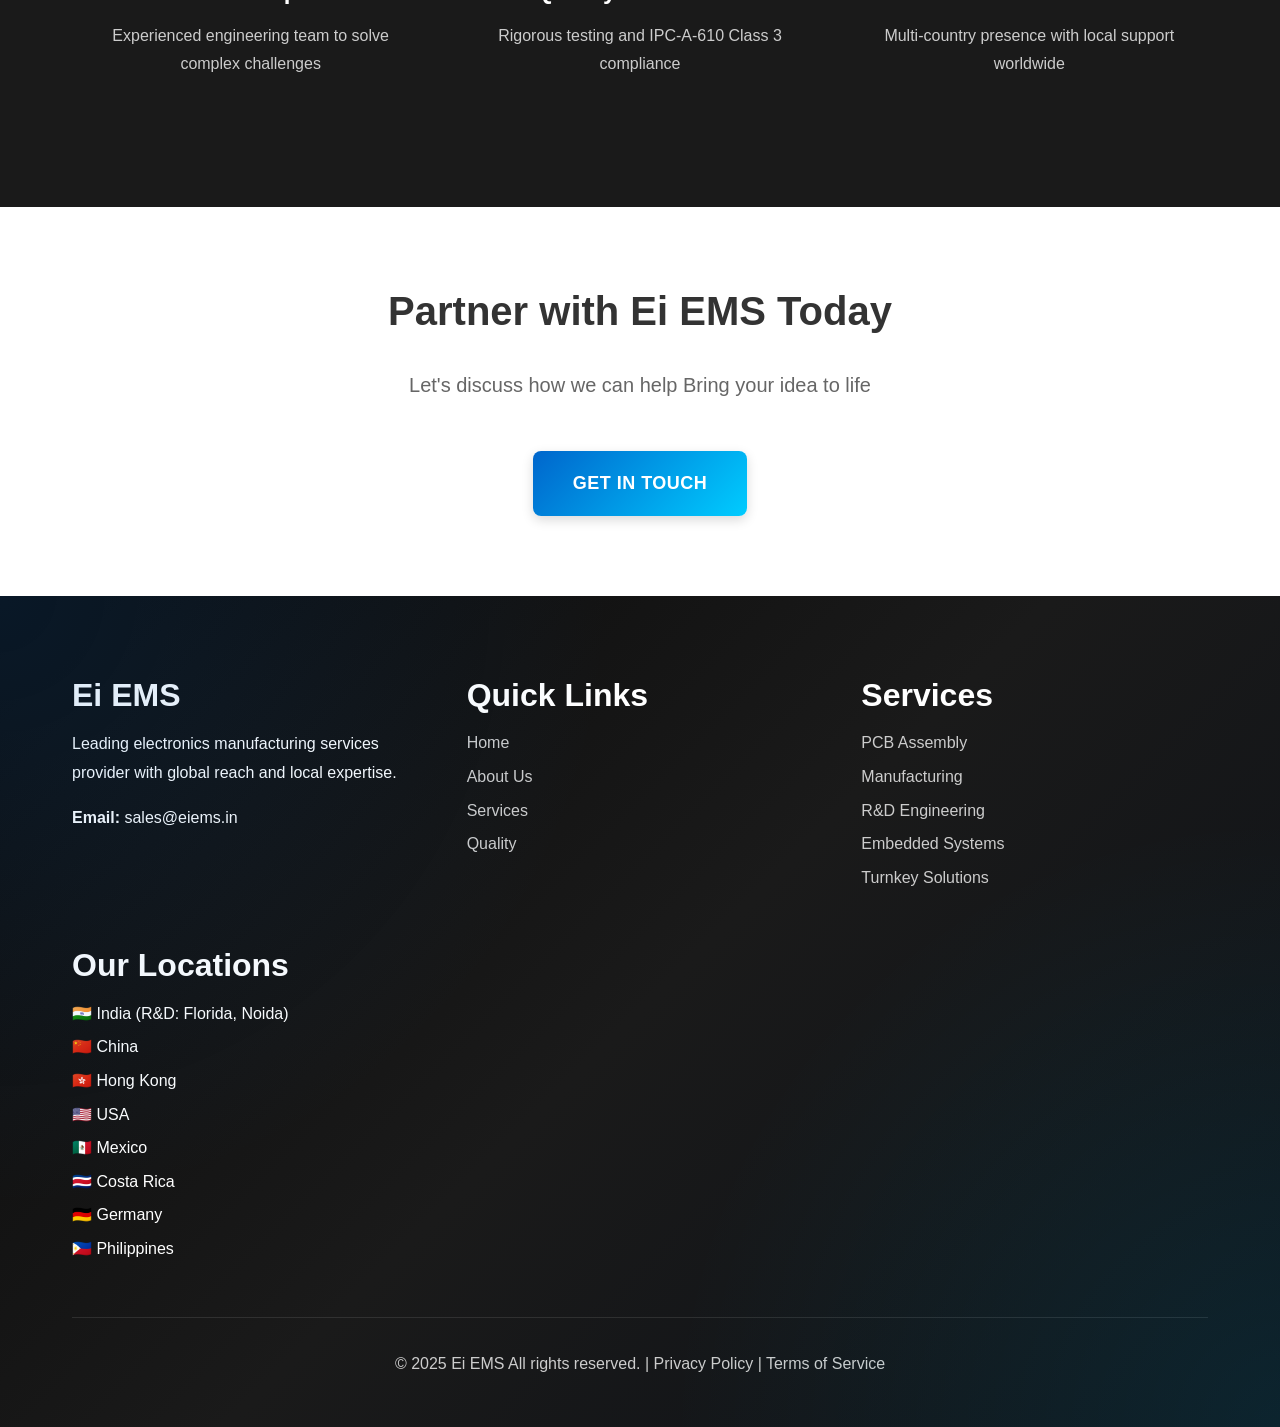
<file: about.html>
<!DOCTYPE html>
<html lang="en">
<head>
    <meta charset="UTF-8">
    <meta name="viewport" content="width=device-width, initial-scale=1.0">
    <meta name="description" content="About Ei EMS - Leading electronics manufacturing company with R&D centres in Florida and Noida, serving global markets.">
    <title>About Us | Ei EMS </title>
    <link rel="stylesheet" href="assets/css/style.css">

    <!-- Favicon & Icons -->
    <link rel="icon" type="image/png" sizes="32x32" href="assets/images/favicon-32.png">
    <link rel="icon" type="image/png" sizes="16x16" href="assets/images/favicon-16.png">
    <link rel="apple-touch-icon" sizes="180x180" href="assets/images/apple-touch-icon.png">

    <!-- Open Graph Meta Tags -->
    <meta property="og:title" content="About Us | Ei EMS">
    <meta property="og:description" content="Leading electronics manufacturing company with R&D centres in Florida and Noida, serving global markets.">
    <meta property="og:image" content="assets/images/icon-512.png">
    <meta property="og:url" content="https://eiems.in/about.html">
    <meta property="og:type" content="website">
</head>
<body>

    <!-- Navigation -->
    <nav class="navbar" id="navbar">
        <div class="navbar-container">
            <a href="index.html" class="logo">
                <img src="assets/images/Logo.jpeg" alt="Ei EMS">
            </a>
            <div class="mobile-menu-toggle" id="mobileMenuToggle">
                <span></span>
                <span></span>
                <span></span>
            </div>
            <ul class="nav-menu" id="navMenu">
                <li><a href="index.html" class="nav-link">Home</a></li>
                <li><a href="about.html" class="nav-link active">About Us</a></li>
                <li><a href="services.html" class="nav-link">Services</a></li>
                <li><a href="quality.html" class="nav-link">Quality</a></li>
                <li class="nav-mobile-contact"><a href="contact.html" class="nav-link">Contact</a></li>
            </ul>
            <a href="contact.html" class="nav-cta">✦ Get a Quote</a>
        </div>
    </nav>

    <!-- Page Header -->
    <section class="hero" style="min-height: 50vh;">
        <div class="container">
            <div class="hero-content text-center">
                <h1>About Ei EMS</h1>
                <p>Your trusted partner in electronics manufacturing excellence</p>
            </div>
        </div>
    </section>

    <!-- Company Profile -->
    <section>
        <div class="container">
            <div class="grid grid-2" style="gap: var(--spacing-xl); align-items: center;">
                <div>
                    <h2 class="mb-md">Who We Are</h2>
                    <p style="font-size: 1.125rem; line-height: 1.8; margin-bottom: var(--spacing-sm);">
                        Ei EMS is a leading electronics manufacturing services (EMS) provider, specializing in end-to-end solutions from concept to production. We combine cutting-edge technology, engineering expertise, and global manufacturing capabilities to deliver world-class products.
                    </p>
                    <p style="font-size: 1.125rem; line-height: 1.8; margin-bottom: var(--spacing-sm);">
                        With state-of-the-art facilities across India, China, Hong Kong, and the USA, we serve diverse industries including automotive, medical devices, industrial IoT, telecommunications, and consumer electronics.
                    </p>
                    <p style="font-size: 1.125rem; line-height: 1.8;">
                        Our commitment to quality, innovation, and customer satisfaction has made us a preferred partner for OEMs and technology companies worldwide.
                    </p>
                </div>
                <div>
                    <div class="card" style="background: var(--gradient-primary); color: var(--white);">
                        <h3 style="color: var(--white); margin-bottom: var(--spacing-md);">Our Presence</h3>
                        <ul style="list-style: none; padding: 0; font-size: 1.125rem;">
                            <li style="padding: 0.75rem 0; border-bottom: 1px solid rgba(255,255,255,0.2);">🌍 7 Countries</li>
                            <li style="padding: 0.75rem 0; border-bottom: 1px solid rgba(255,255,255,0.2);">🏭 Multiple Manufacturing Sites</li>
                            <li style="padding: 0.75rem 0; border-bottom: 1px solid rgba(255,255,255,0.2);">🔬 R&D Centers of Innovation &mdash; 🇺🇸 USA &amp; 🇮🇳 India</li>
                            <li style="padding: 0.75rem 0;">🤝 100+ Global Clients</li>
                        </ul>
                    </div>
                </div>
            </div>
        </div>
    </section>

    <!-- Mission & Vision -->
    <section class="section-light">
        <div class="container">
            <div class="grid grid-2">
                <div class="card">
                    <div class="card-icon">🎯</div>
                    <h3 class="card-title">Our Mission</h3>
                    <p class="card-text" style="font-size: 1.125rem;">
                        To deliver innovative, high-quality electronics manufacturing solutions that empower our clients to bring cutting-edge products to market faster and more efficiently.
                    </p>
                </div>
                <div class="card">
                    <div class="card-icon">👁️</div>
                    <h3 class="card-title">Our Vision</h3>
                    <p class="card-text" style="font-size: 1.125rem;">
                        To be the most trusted global EMS partner, recognized for excellence in quality, innovation, and customer service across all industries we serve.
                    </p>
                </div>
            </div>
        </div>
    </section>

    <!-- Core Values -->
    <section>
        <div class="container">
            <h2 class="text-center mb-lg">Our Core Values</h2>
            <div class="grid grid-4">
                <div class="text-center">
                    <div style="font-size: 3rem; margin-bottom: 1rem;">💎</div>
                    <h4>Quality Excellence</h4>
                    <p style="color: var(--gray-medium);">Uncompromising commitment to quality in everything we do</p>
                </div>
                <div class="text-center">
                    <div style="font-size: 3rem; margin-bottom: 1rem;">🚀</div>
                    <h4>Innovation</h4>
                    <p style="color: var(--gray-medium);">Continuous improvement and technological advancement</p>
                </div>
                <div class="text-center">
                    <div style="font-size: 3rem; margin-bottom: 1rem;">🤝</div>
                    <h4>Customer Focus</h4>
                    <p style="color: var(--gray-medium);">Building lasting partnerships through exceptional service</p>
                </div>
                <div class="text-center">
                    <div style="font-size: 3rem; margin-bottom: 1rem;">🌱</div>
                    <h4>Sustainability</h4>
                    <p style="color: var(--gray-medium);">Environmental responsibility in manufacturing processes</p>
                </div>
            </div>
        </div>
    </section>

    <!-- R&D Centres -->
    <section class="section-gradient">
        <div class="container">
            <h2 class="text-center mb-lg" style="color: var(--white);">R&D Center of Innovation</h2>
            <div class="grid grid-1">
                <div class="card">
                    <h3 class="card-title">🇺🇸 Florida &amp; 🇮🇳 Noida R&D Centre</h3>
                    <!-- <p class="card-text" style="margin-bottom: var(--spacing-sm);">
                        Our Bangalore facility focuses on embedded systems, IoT product development, and automotive electronics. Equipped with advanced prototyping labs and testing facilities.
                    </p> -->
                    <ul style="list-style: disc; padding-left: 1.5rem; color: var(--gray-medium);">
                        <li>Embedded Hardware & Firmware Development</li>
                        <li>Industrial and Mechanical Engineering</li>
                        <li>Schematic design and PCB layout</li>
                        <li>Technology migration</li>
                        <li>Bill of material optimization</li>
                        <li>Certification and accreditation</li>
                    </ul>
                </div>
                <!-- <div class="card">
                    <h3 class="card-title">🌆 Noida R&D Centre</h3>
                    <p class="card-text" style="margin-bottom: var(--spacing-sm);">
                        Specializing in industrial electronics, power electronics, and medical device development with comprehensive testing and validation capabilities.
                    </p>
                    <ul style="list-style: disc; padding-left: 1.5rem; color: var(--gray-medium);">
                        <li>Industrial Control Systems</li>
                        <li>Power Management Solutions</li>
                        <li>Medical Device Electronics</li>
                        <li>Product Certification Support</li>
                    </ul>
                </div> -->
            </div>
        </div>
    </section>

    <!-- Leadership (Placeholder) -->
    <!-- <section>
        <div class="container">
            <h2 class="text-center mb-lg">Leadership Team</h2>
            <p class="text-center mb-lg" style="font-size: 1.125rem; color: var(--gray-medium); max-width: 700px; margin-left: auto; margin-right: auto;">
                Led by industry veterans with decades of experience in electronics manufacturing, engineering, and global business operations.
            </p>
            <div class="grid grid-3">
                <div class="card text-center">
                    <div style="width: 120px; height: 120px; background: var(--gradient-primary); border-radius: 50%; margin: 0 auto var(--spacing-sm); display: flex; align-items: center; justify-content: center; font-size: 3rem; color: var(--white);">👤</div>
                    <h4>Leadership</h4>
                    <p style="color: var(--gray-medium); margin-bottom: 0.5rem;">CEO & Founder</p>
                    <p style="color: var(--gray-medium); font-size: 0.9rem;">20+ years in EMS industry</p>
                </div>
                <div class="card text-center">
                    <div style="width: 120px; height: 120px; background: var(--gradient-accent); border-radius: 50%; margin: 0 auto var(--spacing-sm); display: flex; align-items: center; justify-content: center; font-size: 3rem; color: var(--white);">👤</div>
                    <h4>Engineering</h4>
                    <p style="color: var(--gray-medium); margin-bottom: 0.5rem;">VP of Engineering</p>
                    <p style="color: var(--gray-medium); font-size: 0.9rem;">15+ years in R&D</p>
                </div>
                <div class="card text-center">
                    <div style="width: 120px; height: 120px; background: linear-gradient(135deg, #00cc66 0%, #00ccff 100%); border-radius: 50%; margin: 0 auto var(--spacing-sm); display: flex; align-items: center; justify-content: center; font-size: 3rem; color: var(--white);">👤</div>
                    <h4>Operations</h4>
                    <p style="color: var(--gray-medium); margin-bottom: 0.5rem;">VP of Operations</p>
                    <p style="color: var(--gray-medium); font-size: 0.9rem;">18+ years in manufacturing</p>
                </div>
            </div>
        </div>
    </section> -->

    <!-- Why Choose Us -->
    <section class="section-dark">
        <div class="container">
            <h2 class="text-center mb-lg" style="color: var(--white);">Why Choose Ei EMS?</h2>
            <div class="grid grid-3">
                <div style="text-align: center; padding: var(--spacing-md);">
                    <div style="font-size: 3rem; margin-bottom: 1rem;">⚡</div>
                    <h4 style="color: var(--white); margin-bottom: 1rem;">Fast Turnaround</h4>
                    <p style="color: var(--gray-light);">Rapid prototyping and quick production ramp-up to meet your timelines</p>
                </div>
                <div style="text-align: center; padding: var(--spacing-md);">
                    <div style="font-size: 3rem; margin-bottom: 1rem;">💰</div>
                    <h4 style="color: var(--white); margin-bottom: 1rem;">Cost Effective</h4>
                    <p style="color: var(--gray-light);">Optimized processes and global sourcing for competitive pricing</p>
                </div>
                <div style="text-align: center; padding: var(--spacing-md);">
                    <div style="font-size: 3rem; margin-bottom: 1rem;">🔒</div>
                    <h4 style="color: var(--white); margin-bottom: 1rem;">IP Protection</h4>
                    <p style="color: var(--gray-light);">Strict confidentiality and intellectual property safeguards</p>
                </div>
                <div style="text-align: center; padding: var(--spacing-md);">
                    <div style="font-size: 3rem; margin-bottom: 1rem;">🎯</div>
                    <h4 style="color: var(--white); margin-bottom: 1rem;">Technical Expertise</h4>
                    <p style="color: var(--gray-light);">Experienced engineering team to solve complex challenges</p>
                </div>
                <div style="text-align: center; padding: var(--spacing-md);">
                    <div style="font-size: 3rem; margin-bottom: 1rem;">📊</div>
                    <h4 style="color: var(--white); margin-bottom: 1rem;">Quality Assurance</h4>
                    <p style="color: var(--gray-light);">Rigorous testing and IPC-A-610 Class 3 compliance</p>
                </div>
                <div style="text-align: center; padding: var(--spacing-md);">
                    <div style="font-size: 3rem; margin-bottom: 1rem;">🌐</div>
                    <h4 style="color: var(--white); margin-bottom: 1rem;">Global Reach</h4>
                    <p style="color: var(--gray-light);">Multi-country presence with local support worldwide</p>
                </div>
            </div>
        </div>
    </section>

    <!-- CTA Section -->
    <section>
        <div class="container text-center">
            <h2 class="mb-md">Partner with Ei EMS Today</h2>
            <p style="font-size: 1.25rem; margin-bottom: var(--spacing-lg); color: var(--gray-medium);">
                Let's discuss how we can help Bring your idea to life
            </p>
            <a href="contact.html" class="btn btn-primary btn-large">Get in Touch</a>
        </div>
    </section>

    <!-- Footer -->
    <footer class="footer">
        <div class="container">
            <div class="footer-content">
                <div class="footer-section">
                    <h3>Ei EMS</h3>
                    <p>Leading electronics manufacturing services provider with global reach and local expertise.</p>
                    <p style="margin-top: var(--spacing-sm);"><strong>Email:</strong> sales@eiems.in</p>
                </div>
                <div class="footer-section">
                    <h3>Quick Links</h3>
                    <ul>
                        <li><a href="index.html">Home</a></li>
                        <li><a href="about.html">About Us</a></li>
                        <li><a href="services.html">Services</a></li>
                        <!-- <li><a href="case-studies.html">Case Studies</a></li> -->
                        <li><a href="quality.html">Quality</a></li>
                    </ul>
                </div>
                <div class="footer-section">
                    <h3>Services</h3>
                    <ul>
                        <li><a href="services.html#pcb">PCB Assembly</a></li>
                        <li><a href="services.html#manufacturing">Manufacturing</a></li>
                        <li><a href="services.html#rnd">R&D Engineering</a></li>
                        <li><a href="services.html#embedded">Embedded Systems</a></li>
                        <li><a href="services.html#turnkey">Turnkey Solutions</a></li>
                    </ul>
                </div>
                <div class="footer-section">
                    <h3>Our Locations</h3>
                    <ul>
                        <li>🇮🇳 India (R&D: Florida, Noida)</li>
                        <li>🇨🇳 China</li>
                        <li>🇭🇰 Hong Kong</li>
                        <li>🇺🇸 USA</li>
                        <li>🇲🇽 Mexico</li>
                        <li>🇨🇷 Costa Rica</li>
                        <li>🇩🇪 Germany</li>
                        <li>🇵🇭 Philippines</li>
                    </ul>
                </div>
            </div>
            <div class="footer-bottom">
                <p>&copy; 2025 Ei EMS All rights reserved. | <a href="#">Privacy Policy</a> | <a href="#">Terms of Service</a></p>
            </div>
        </div>
    </footer>

    <script src="assets/js/main.js"></script>
</body>
</html>
</file>
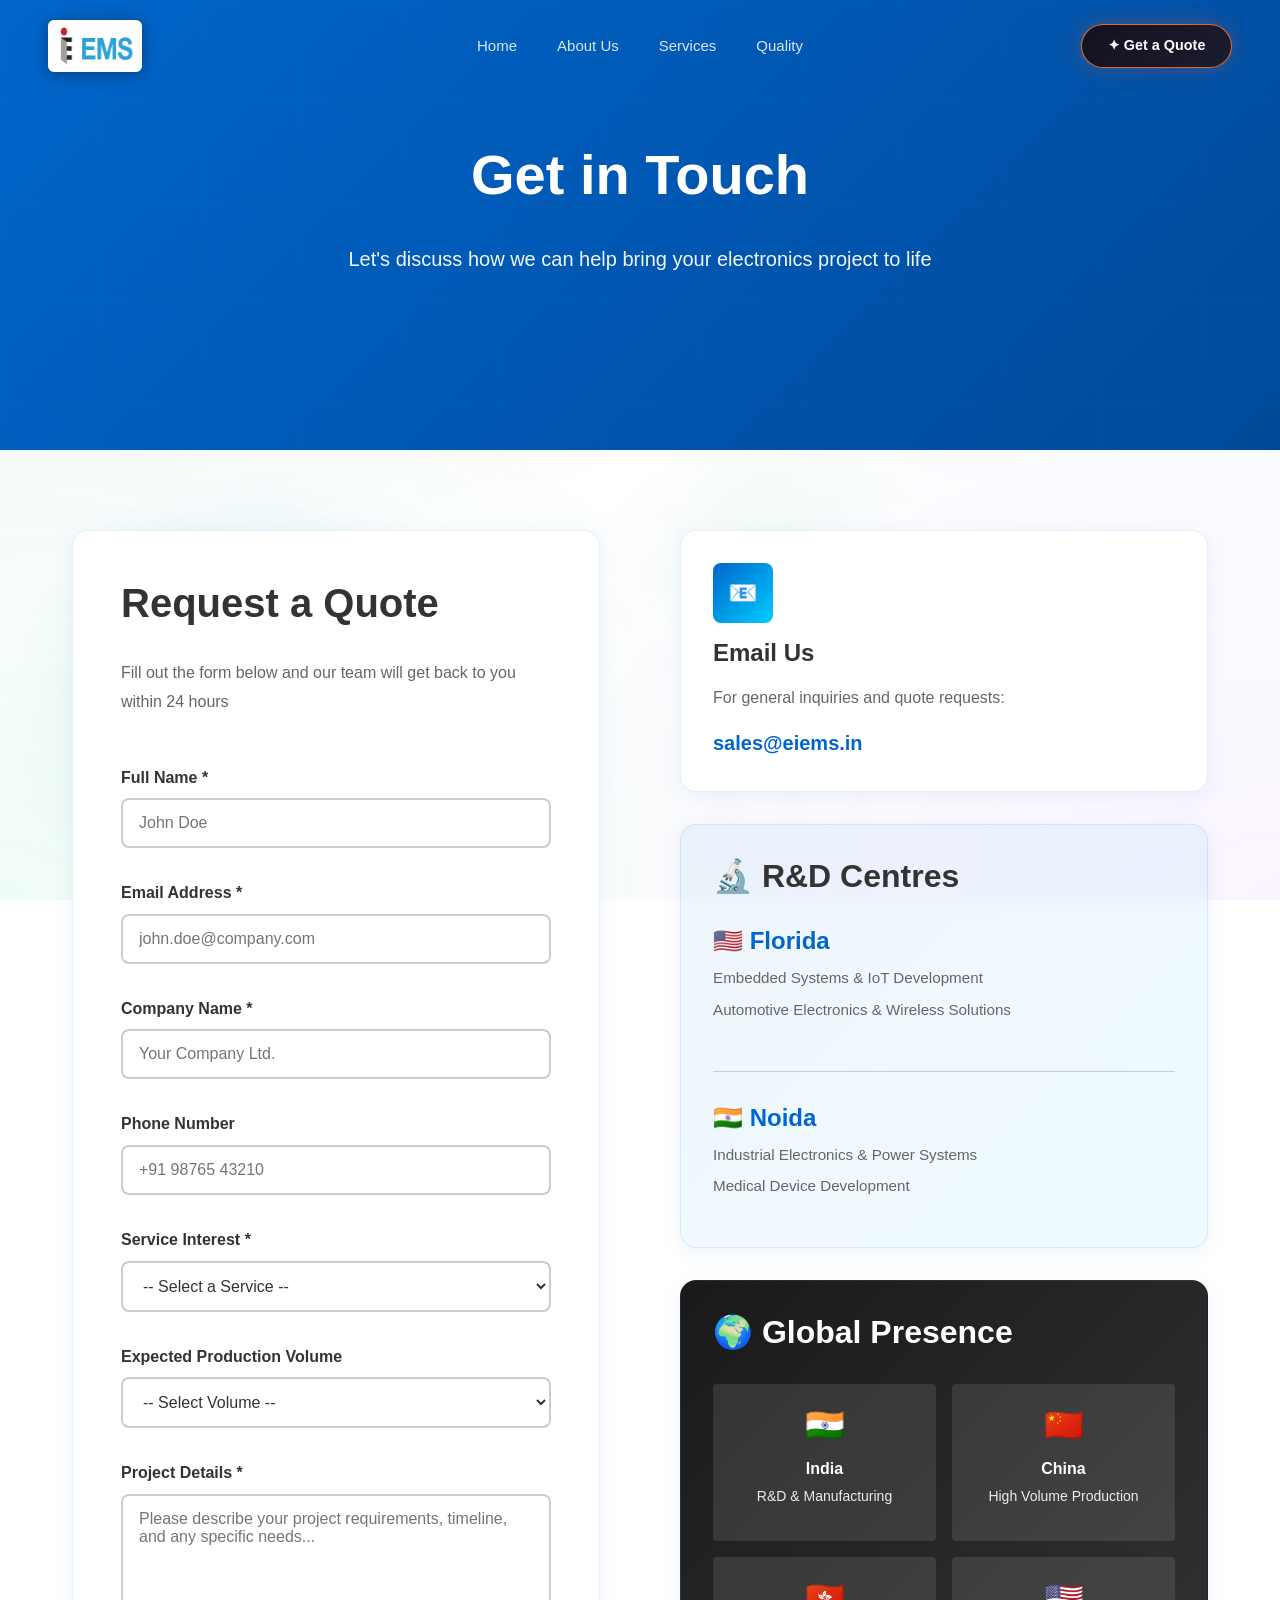
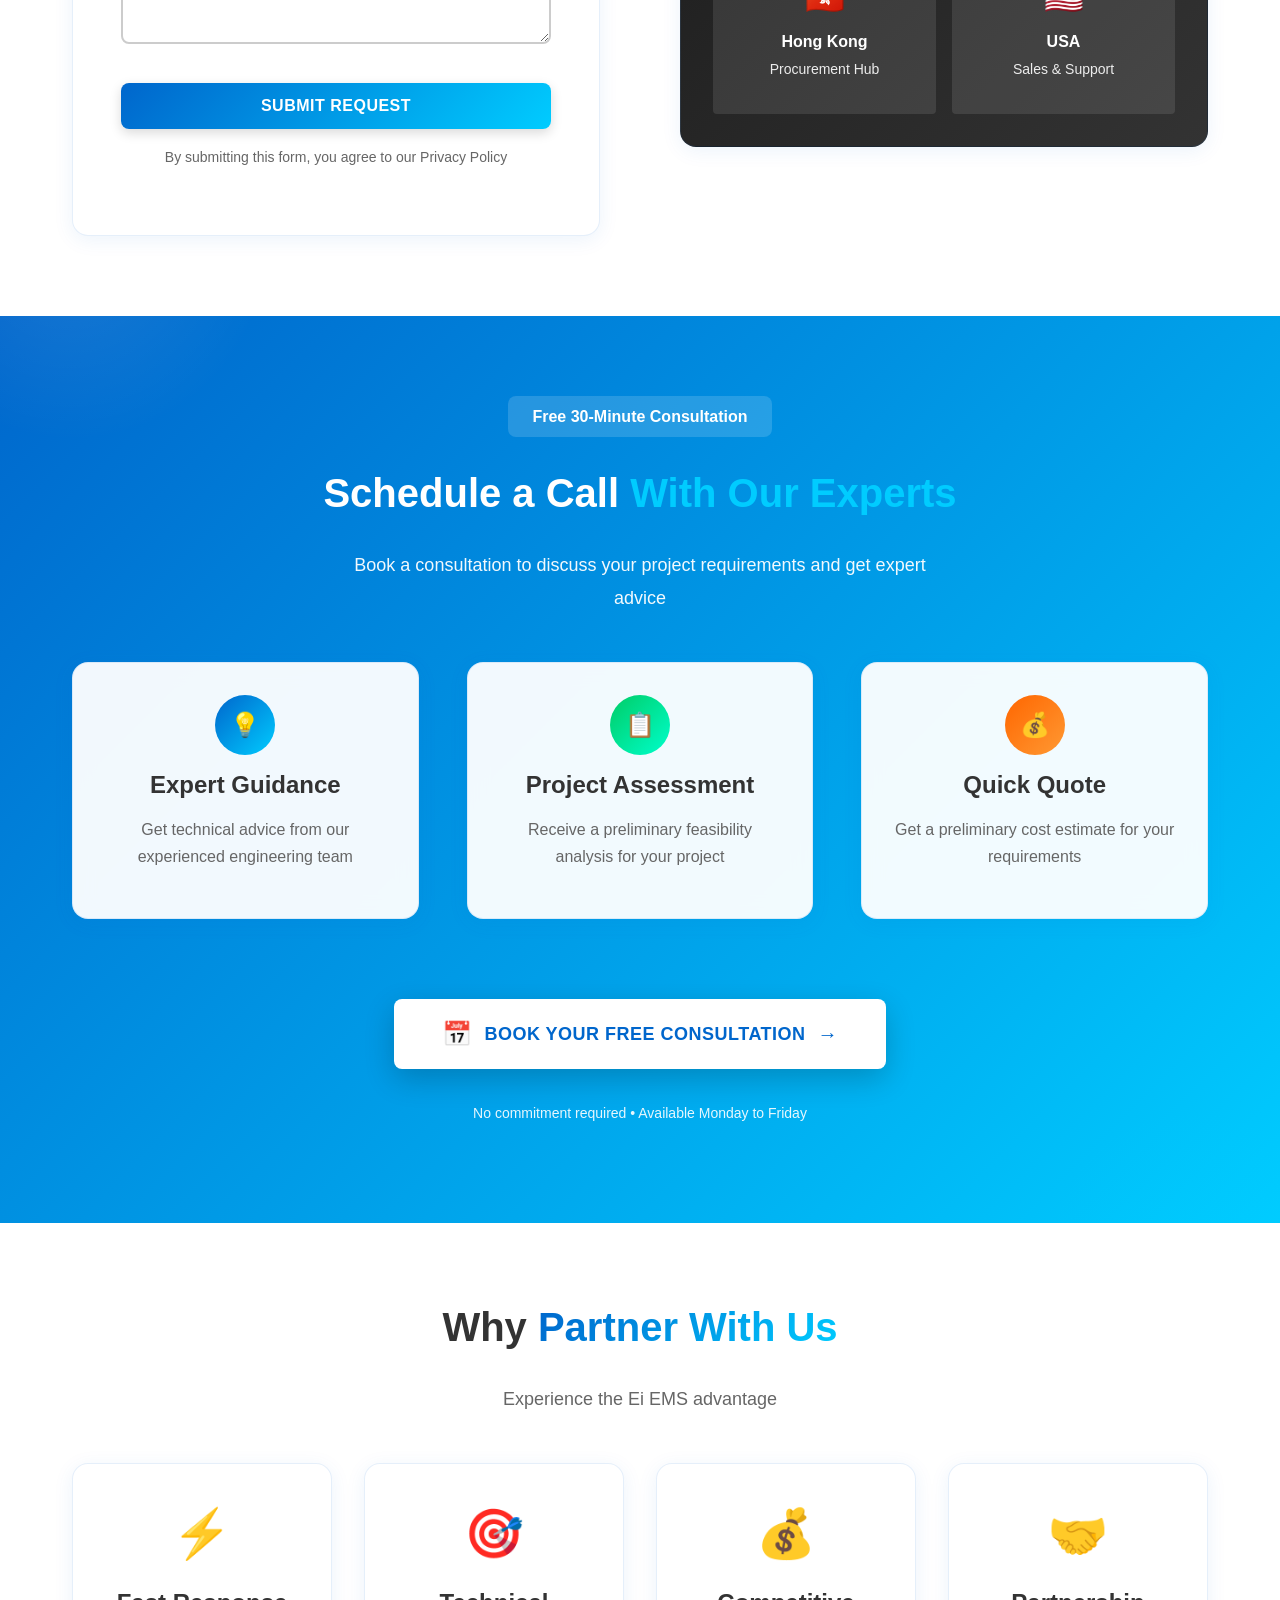
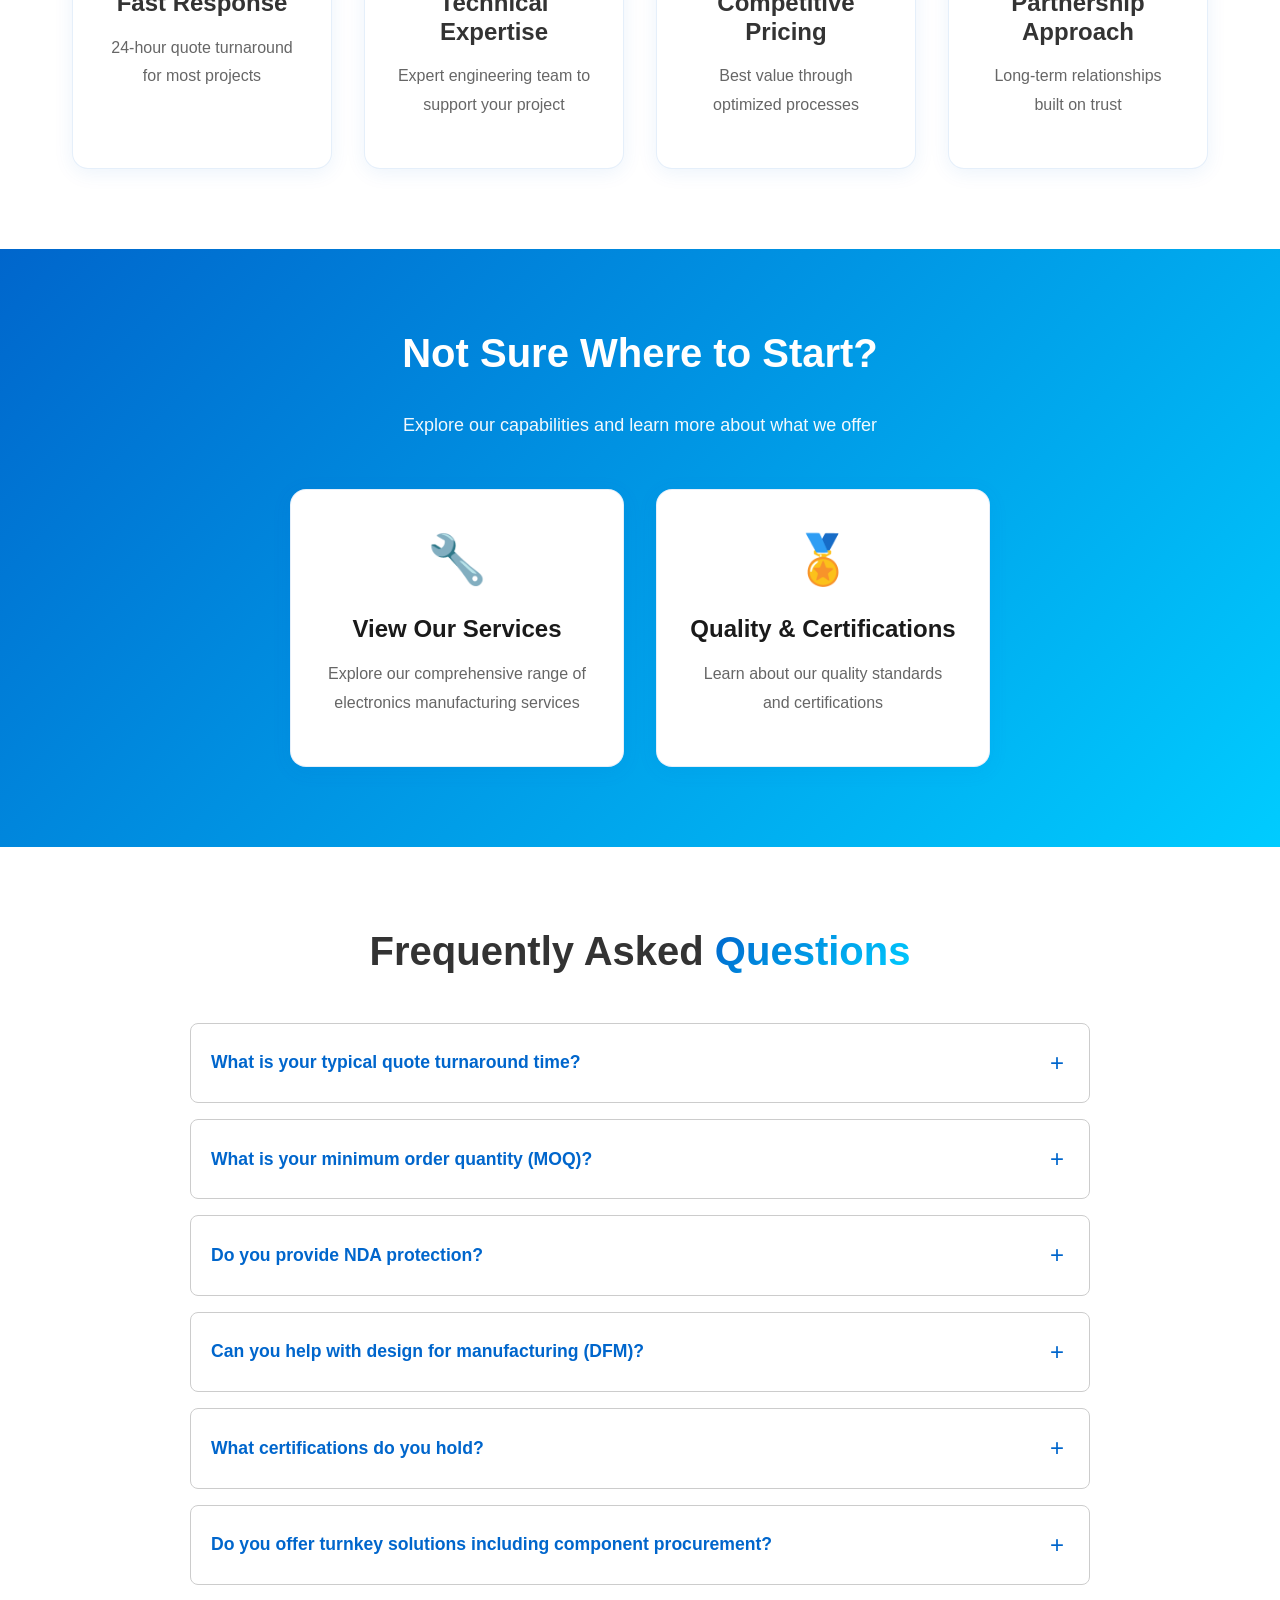
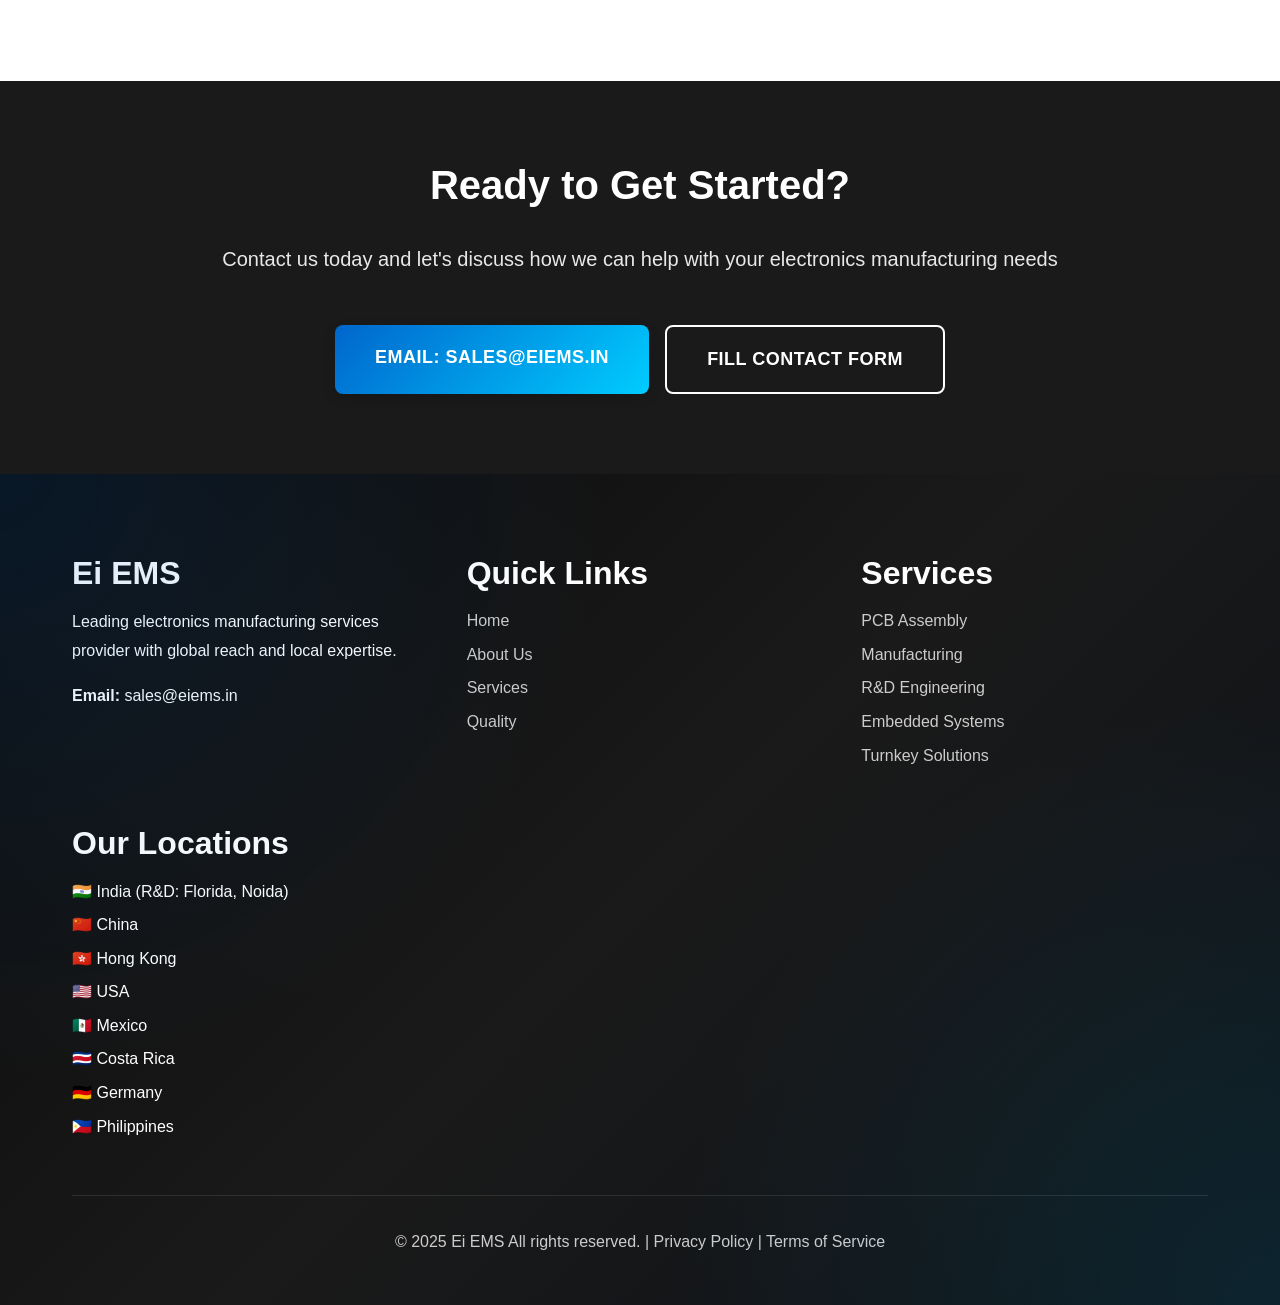
<file: contact.html>
<!DOCTYPE html>
<html lang="en">
<head>
    <meta charset="UTF-8">
    <meta name="viewport" content="width=device-width, initial-scale=1.0">
    <meta name="description" content="Contact Ei EMS India - Get a quote for electronics manufacturing services. Located in Florida, Noida, China, Hong Kong, USA">
    <title>Contact Us - Get a Quote | Ei EMS </title>
    <link rel="stylesheet" href="assets/css/style.css">

    <!-- Favicon & Icons -->
    <link rel="icon" type="image/png" sizes="32x32" href="assets/images/favicon-32.png">
    <link rel="icon" type="image/png" sizes="16x16" href="assets/images/favicon-16.png">
    <link rel="apple-touch-icon" sizes="180x180" href="assets/images/apple-touch-icon.png">

    <!-- Open Graph Meta Tags -->
    <meta property="og:title" content="Contact Us | Ei EMS">
    <meta property="og:description" content="Get a quote for electronics manufacturing services. Located in India, China, Hong Kong, USA.">
    <meta property="og:image" content="assets/images/icon-512.png">
    <meta property="og:url" content="https://eiems.in/contact.html">
    <meta property="og:type" content="website">

    <!-- Calendly Styles -->
    <link href="https://assets.calendly.com/assets/external/widget.css" rel="stylesheet">
</head>
<body>

    <!-- Navigation -->
    <nav class="navbar" id="navbar">
        <div class="navbar-container">
            <a href="index.html" class="logo">
                <img src="assets/images/Logo.jpeg" alt="Ei EMS">
            </a>
            <div class="mobile-menu-toggle" id="mobileMenuToggle">
                <span></span>
                <span></span>
                <span></span>
            </div>
            <ul class="nav-menu" id="navMenu">
                <li><a href="index.html" class="nav-link">Home</a></li>
                <li><a href="about.html" class="nav-link">About Us</a></li>
                <li><a href="services.html" class="nav-link">Services</a></li>
                <li><a href="quality.html" class="nav-link">Quality</a></li>
                <li class="nav-mobile-contact"><a href="contact.html" class="nav-link active">Contact</a></li>
            </ul>
            <a href="contact.html" class="nav-cta" style="border-color: rgba(255,120,50,0.85); box-shadow: 0 0 20px rgba(255,80,0,0.28);">✦ Get a Quote</a>
        </div>
    </nav>

    <!-- Hero Section -->
    <section class="hero" style="min-height: 50vh;">
        <div class="container">
            <div class="hero-content text-center">
                <h1>Get in Touch</h1>
                <p>Let's discuss how we can help bring your electronics project to life</p>
            </div>
        </div>
    </section>

    <!-- Contact Form & Info -->
    <section>
        <div class="container">
            <div class="grid grid-2" style="gap: var(--spacing-xl); align-items: start;">
                <!-- Contact Form -->
                <div id="contactForm">
                    <div class="card" style="padding: var(--spacing-lg);">
                        <h2 class="mb-md">Request a Quote</h2>
                        <p style="color: var(--gray-medium); margin-bottom: var(--spacing-lg);">
                            Fill out the form below and our team will get back to you within 24 hours
                        </p>

                        <form action="https://formspree.io/f/mwvzbygq" method="POST">
                            <div class="form-group">
                                <label for="name" class="form-label">Full Name *</label>
                                <input type="text" name="name" class="form-input" placeholder="John Doe" required>
                            </div>

                            <div class="form-group">
                                <label for="email" class="form-label">Email Address *</label>
                                <input type="email" name="email" class="form-input" placeholder="john.doe@company.com" required>
                            </div>

                            <div class="form-group">
                                <label for="company" class="form-label">Company Name *</label>
                                <input type="text" name="company" class="form-input" placeholder="Your Company Ltd." required>
                            </div>

                            <div class="form-group">
                                <label for="phone" class="form-label">Phone Number</label>
                                <input type="tel" name="phone" class="form-input" placeholder="+91 98765 43210">
                            </div>

                            <div class="form-group">
                                <label for="service" class="form-label">Service Interest *</label>
                                <select name="service" class="form-select" required>
                                    <option value="">-- Select a Service --</option>
                                    <option value="PCB Assembly">PCB Assembly</option>
                                    <option value="Advanced Manufacturing">Advanced Manufacturing</option>
                                    <option value="R&D Engineering">R&D Engineering</option>
                                    <option value="Embedded Systems">Embedded Systems</option>
                                    <option value="Turnkey Solutions">Turnkey Solutions</option>
                                    <option value="Testing & Validation">Testing & Validation</option>
                                    <option value="Supply Chain Management">Supply Chain Management</option>
                                    <option value="Box Build Assembly">Box Build Assembly</option>
                                    <option value="Other">Other</option>
                                </select>
                            </div>

                            <div class="form-group">
                                <label for="volume" class="form-label">Expected Production Volume</label>
                                <select name="volume" class="form-select">
                                    <option value="">-- Select Volume --</option>
                                    <option value="Prototype (1-10 units)">Prototype (1-10 units)</option>
                                    <option value="Low Volume (10-100 units)">Low Volume (10-100 units)</option>
                                    <option value="Medium Volume (100-1,000 units)">Medium Volume (100-1,000 units)</option>
                                    <option value="High Volume (1,000-10,000 units)">High Volume (1,000-10,000 units)</option>
                                    <option value="Mass Production (10,000+ units)">Mass Production (10,000+ units)</option>
                                </select>
                            </div>

                            <div class="form-group">
                                <label for="message" class="form-label">Project Details *</label>
                                <textarea name="message" class="form-textarea" placeholder="Please describe your project requirements, timeline, and any specific needs..." required></textarea>
                            </div>

                            <button type="submit" class="btn btn-primary" style="width: 100%;">Submit Request</button>

                            <p style="font-size: 0.875rem; color: var(--gray-medium); margin-top: var(--spacing-sm); text-align: center;">
                                By submitting this form, you agree to our Privacy Policy
                            </p>
                        </form>
                    </div>
                </div>

                <!-- Contact Information -->
                <div>
                    <!-- Main Contact -->
                    <div class="card" style="margin-bottom: var(--spacing-md);">
                        <div class="card-icon" style="background: var(--gradient-primary);">📧</div>
                        <h3 class="card-title">Email Us</h3>
                        <p class="card-text" style="margin-bottom: var(--spacing-sm);">
                            For general inquiries and quote requests:
                        </p>
                        <a href="mailto:sales@eiems.in" style="font-size: 1.25rem; font-weight: 600; color: var(--primary-blue);">sales@eiems.in</a>
                    </div>

                    <!-- R&D Centers -->
                    <div class="card" style="margin-bottom: var(--spacing-md); background: linear-gradient(135deg, #0066cc10 0%, #00ccff10 100%);">
                        <h3 style="margin-bottom: var(--spacing-md);">🔬 R&D Centres</h3>

                        <div style="margin-bottom: var(--spacing-md); padding-bottom: var(--spacing-md); border-bottom: 1px solid var(--gray-light);">
                            <h4 style="color: var(--primary-blue); margin-bottom: 0.5rem;">🇺🇸 Florida</h4>
                            <p style="color: var(--gray-medium); font-size: 0.95rem; margin-bottom: 0.25rem;">
                                Embedded Systems & IoT Development
                            </p>
                            <p style="color: var(--gray-medium); font-size: 0.95rem;">
                                Automotive Electronics & Wireless Solutions
                            </p>
                        </div>

                        <div>
                            <h4 style="color: var(--primary-blue); margin-bottom: 0.5rem;">🇮🇳 Noida</h4>
                            <p style="color: var(--gray-medium); font-size: 0.95rem; margin-bottom: 0.25rem;">
                                Industrial Electronics & Power Systems
                            </p>
                            <p style="color: var(--gray-medium); font-size: 0.95rem;">
                                Medical Device Development
                            </p>
                        </div>
                    </div>

                    <!-- Global Presence -->
                    <div class="card" style="background: var(--gradient-dark); color: var(--white);">
                        <h3 style="color: var(--white); margin-bottom: var(--spacing-md);">🌍 Global Presence</h3>
                        <div class="grid grid-2" style="gap: var(--spacing-sm);">
                            <div style="padding: var(--spacing-sm); background: rgba(255,255,255,0.1); border-radius: var(--radius-sm); text-align: center;">
                                <div style="font-size: 2rem; margin-bottom: 0.25rem;">🇮🇳</div>
                                <p style="font-weight: 600; margin-bottom: 0;">India</p>
                                <p style="font-size: 0.875rem; opacity: 0.9;">R&D & Manufacturing</p>
                            </div>
                            <div style="padding: var(--spacing-sm); background: rgba(255,255,255,0.1); border-radius: var(--radius-sm); text-align: center;">
                                <div style="font-size: 2rem; margin-bottom: 0.25rem;">🇨🇳</div>
                                <p style="font-weight: 600; margin-bottom: 0;">China</p>
                                <p style="font-size: 0.875rem; opacity: 0.9;">High Volume Production</p>
                            </div>
                            <div style="padding: var(--spacing-sm); background: rgba(255,255,255,0.1); border-radius: var(--radius-sm); text-align: center;">
                                <div style="font-size: 2rem; margin-bottom: 0.25rem;">🇭🇰</div>
                                <p style="font-weight: 600; margin-bottom: 0;">Hong Kong</p>
                                <p style="font-size: 0.875rem; opacity: 0.9;">Procurement Hub</p>
                            </div>
                            <div style="padding: var(--spacing-sm); background: rgba(255,255,255,0.1); border-radius: var(--radius-sm); text-align: center;">
                                <div style="font-size: 2rem; margin-bottom: 0.25rem;">🇺🇸</div>
                                <p style="font-weight: 600; margin-bottom: 0;">USA</p>
                                <p style="font-size: 0.875rem; opacity: 0.9;">Sales & Support</p>
                            </div>
                        </div>
                    </div>
                </div>
            </div>
        </div>
    </section>

    <!-- Schedule a Call Section -->
    <section class="section-gradient" id="book-demo" style="position: relative; overflow: hidden;">
        <!-- Animated background elements -->
        <div style="position: absolute; top: -30%; left: -10%; width: 400px; height: 400px; background: radial-gradient(circle, rgba(255, 255, 255, 0.1) 0%, transparent 70%); border-radius: 50%; animation: float 8s ease-in-out infinite;"></div>
        <div style="position: absolute; bottom: -20%; right: -5%; width: 300px; height: 300px; background: radial-gradient(circle, rgba(0, 204, 255, 0.15) 0%, transparent 70%); border-radius: 50%; animation: float 6s ease-in-out infinite reverse;"></div>

        <div class="container" style="position: relative; z-index: 1;">
            <div class="text-center mb-lg">
                <div style="display: inline-block; background: rgba(255,255,255,0.15); padding: 0.5rem 1.5rem; border-radius: var(--radius-md); margin-bottom: var(--spacing-md);">
                    <span style="color: var(--white); font-weight: 600;">Free 30-Minute Consultation</span>
                </div>
                <h2 style="color: var(--white); font-size: 2.5rem;">Schedule a Call <span style="color: var(--accent-cyan);">With Our Experts</span></h2>
                <p style="font-size: 1.125rem; opacity: 0.95; max-width: 600px; margin: var(--spacing-sm) auto 0;">
                    Book a consultation to discuss your project requirements and get expert advice
                </p>
            </div>

            <div class="grid grid-3" style="gap: var(--spacing-lg); margin-bottom: var(--spacing-xl);">
                <!-- Benefit 1 -->
                <div class="card text-center" style="background: rgba(255,255,255,0.95);">
                    <div style="width: 60px; height: 60px; background: linear-gradient(135deg, var(--primary-blue) 0%, var(--accent-cyan) 100%); border-radius: 50%; margin: 0 auto var(--spacing-sm); display: flex; align-items: center; justify-content: center; font-size: 1.5rem;">💡</div>
                    <h4 style="margin-bottom: var(--spacing-sm);">Expert Guidance</h4>
                    <p class="card-text">Get technical advice from our experienced engineering team</p>
                </div>

                <!-- Benefit 2 -->
                <div class="card text-center" style="background: rgba(255,255,255,0.95);">
                    <div style="width: 60px; height: 60px; background: linear-gradient(135deg, var(--accent-green) 0%, #00ffcc 100%); border-radius: 50%; margin: 0 auto var(--spacing-sm); display: flex; align-items: center; justify-content: center; font-size: 1.5rem;">📋</div>
                    <h4 style="margin-bottom: var(--spacing-sm);">Project Assessment</h4>
                    <p class="card-text">Receive a preliminary feasibility analysis for your project</p>
                </div>

                <!-- Benefit 3 -->
                <div class="card text-center" style="background: rgba(255,255,255,0.95);">
                    <div style="width: 60px; height: 60px; background: linear-gradient(135deg, var(--accent-orange) 0%, #ff9933 100%); border-radius: 50%; margin: 0 auto var(--spacing-sm); display: flex; align-items: center; justify-content: center; font-size: 1.5rem;">💰</div>
                    <h4 style="margin-bottom: var(--spacing-sm);">Quick Quote</h4>
                    <p class="card-text">Get a preliminary cost estimate for your requirements</p>
                </div>
            </div>

            <!-- CTA Button -->
            <div class="text-center">
                <a href="https://calendly.com/gaurav-maarula24/30min" target="_blank" class="btn btn-white btn-large" style="padding: 1rem 3rem; font-size: 1.125rem; display: inline-flex; align-items: center; gap: 0.75rem; box-shadow: 0 10px 30px rgba(0,0,0,0.2);">
                    <span style="font-size: 1.5rem;">📅</span>
                    <span>Book Your Free Consultation</span>
                    <span style="font-size: 1.25rem;">→</span>
                </a>
                <p style="margin-top: var(--spacing-md); opacity: 0.9; font-size: 0.875rem; color: var(--white);">
                    No commitment required • Available Monday to Friday
                </p>
            </div>
        </div>
    </section>

    <!-- Why Contact Us -->
    <section>
        <div class="container">
            <div class="text-center mb-lg">
                <h2>Why <span class="text-gradient">Partner With Us</span></h2>
                <p style="font-size: 1.125rem; color: var(--gray-medium);">
                    Experience the Ei EMS advantage
                </p>
            </div>

            <div class="grid grid-4">
                <div class="card">
                    <div style="font-size: 3rem; text-align: center; margin-bottom: var(--spacing-sm);">⚡</div>
                    <h4 style="text-align: center; margin-bottom: var(--spacing-sm);">Fast Response</h4>
                    <p style="color: var(--gray-medium); text-align: center;">
                        24-hour quote turnaround for most projects
                    </p>
                </div>

                <div class="card">
                    <div style="font-size: 3rem; text-align: center; margin-bottom: var(--spacing-sm);">🎯</div>
                    <h4 style="text-align: center; margin-bottom: var(--spacing-sm);">Technical Expertise</h4>
                    <p style="color: var(--gray-medium); text-align: center;">
                        Expert engineering team to support your project
                    </p>
                </div>

                <div class="card">
                    <div style="font-size: 3rem; text-align: center; margin-bottom: var(--spacing-sm);">💰</div>
                    <h4 style="text-align: center; margin-bottom: var(--spacing-sm);">Competitive Pricing</h4>
                    <p style="color: var(--gray-medium); text-align: center;">
                        Best value through optimized processes
                    </p>
                </div>

                <div class="card">
                    <div style="font-size: 3rem; text-align: center; margin-bottom: var(--spacing-sm);">🤝</div>
                    <h4 style="text-align: center; margin-bottom: var(--spacing-sm);">Partnership Approach</h4>
                    <p style="color: var(--gray-medium); text-align: center;">
                        Long-term relationships built on trust
                    </p>
                </div>
            </div>
        </div>
    </section>

    <!-- Quick Links -->
    <section class="section-gradient">
        <div class="container">
            <div class="text-center mb-lg">
                <h2 style="color: var(--white);">Not Sure Where to Start?</h2>
                <p style="font-size: 1.125rem; opacity: 0.95;">
                    Explore our capabilities and learn more about what we offer
                </p>
            </div>

            <div class="grid grid-2" style="max-width: 700px; margin: 0 auto;">
                <a href="services.html" class="card" style="text-decoration: none; transition: var(--transition-normal);">
                    <div style="font-size: 3rem; text-align: center; margin-bottom: var(--spacing-sm);">🔧</div>
                    <h4 style="text-align: center; margin-bottom: var(--spacing-sm); color: var(--dark-bg);">View Our Services</h4>
                    <p style="color: var(--gray-medium); text-align: center;">
                        Explore our comprehensive range of electronics manufacturing services
                    </p>
                </a>


                <a href="quality.html" class="card" style="text-decoration: none; transition: var(--transition-normal);">
                    <div style="font-size: 3rem; text-align: center; margin-bottom: var(--spacing-sm);">🏅</div>
                    <h4 style="text-align: center; margin-bottom: var(--spacing-sm); color: var(--dark-bg);">Quality & Certifications</h4>
                    <p style="color: var(--gray-medium); text-align: center;">
                        Learn about our quality standards and certifications
                    </p>
                </a>
            </div>
        </div>
    </section>

    <!-- FAQ Section -->
    <section>
        <div class="container">
            <div class="text-center mb-lg">
                <h2>Frequently Asked <span class="text-gradient">Questions</span></h2>
            </div>

            <div style="max-width: 900px; margin: 0 auto;" class="faq-container">
                <div class="faq-item">
                    <div class="faq-question">
                        <h4>What is your typical quote turnaround time?</h4>
                        <span class="faq-icon">+</span>
                    </div>
                    <div class="faq-answer">
                        <p>We provide initial quotes within 24 hours for most projects. Complex projects requiring detailed engineering analysis may take 2-3 business days.</p>
                    </div>
                </div>

                <div class="faq-item">
                    <div class="faq-question">
                        <h4>What is your minimum order quantity (MOQ)?</h4>
                        <span class="faq-icon">+</span>
                    </div>
                    <div class="faq-answer">
                        <p>We support projects from prototype quantities (single units) up to mass production volumes. There is no strict MOQ - we'll work with your requirements.</p>
                    </div>
                </div>

                <div class="faq-item">
                    <div class="faq-question">
                        <h4>Do you provide NDA protection?</h4>
                        <span class="faq-icon">+</span>
                    </div>
                    <div class="faq-answer">
                        <p>Yes, we sign NDAs with all clients to protect your intellectual property and confidential information. Your designs and products are fully protected.</p>
                    </div>
                </div>

                <div class="faq-item">
                    <div class="faq-question">
                        <h4>Can you help with design for manufacturing (DFM)?</h4>
                        <span class="faq-icon">+</span>
                    </div>
                    <div class="faq-answer">
                        <p>Absolutely! Our engineering team provides comprehensive DFM reviews to optimize your designs for manufacturability, cost reduction, and quality improvement.</p>
                    </div>
                </div>

                <div class="faq-item">
                    <div class="faq-question">
                        <h4>What certifications do you hold?</h4>
                        <span class="faq-icon">+</span>
                    </div>
                    <div class="faq-answer">
                        <p>We are certified to IPC-A-610 Class 2 & 3, ESD S20.20, ISO 9001:2015, and follow IATF 16949 automotive quality standards. Learn more on our <a href="quality.html" style="color: var(--primary-blue); font-weight: 600;">Quality page</a>.</p>
                    </div>
                </div>

                <div class="faq-item">
                    <div class="faq-question">
                        <h4>Do you offer turnkey solutions including component procurement?</h4>
                        <span class="faq-icon">+</span>
                    </div>
                    <div class="faq-answer">
                        <p>Yes! We offer complete turnkey solutions including global component procurement, PCB fabrication, assembly, testing, and box build services - all from a single source.</p>
                    </div>
                </div>
            </div>
        </div>
    </section>

    <!-- Final CTA -->
    <section class="section-dark">
        <div class="container text-center">
            <h2 style="color: var(--white); margin-bottom: var(--spacing-md);">Ready to Get Started?</h2>
            <p style="font-size: 1.25rem; margin-bottom: var(--spacing-lg); opacity: 0.9;">
                Contact us today and let's discuss how we can help with your electronics manufacturing needs
            </p>
            <div style="display: flex; gap: var(--spacing-sm); justify-content: center; flex-wrap: wrap;">
                <a href="mailto:sales@eiems.in" class="btn btn-primary btn-large">Email: sales@eiems.in</a>
                <a href="#contactForm" class="btn btn-outline btn-large" style="border-color: var(--white); color: var(--white);">Fill Contact Form</a>
            </div>
        </div>
    </section>

    <!-- Footer -->
    <footer class="footer">
        <div class="container">
            <div class="footer-content">
                <div class="footer-section">
                    <h3>Ei EMS</h3>
                    <p>Leading electronics manufacturing services provider with global reach and local expertise.</p>
                    <p style="margin-top: var(--spacing-sm);"><strong>Email:</strong> sales@eiems.in</p>
                </div>
                <div class="footer-section">
                    <h3>Quick Links</h3>
                    <ul>
                        <li><a href="index.html">Home</a></li>
                        <li><a href="about.html">About Us</a></li>
                        <li><a href="services.html">Services</a></li>
                        <!-- <li><a href="case-studies.html">Case Studies</a></li> -->
                        <li><a href="quality.html">Quality</a></li>
                    </ul>
                </div>
                <div class="footer-section">
                    <h3>Services</h3>
                    <ul>
                        <li><a href="services.html#pcb">PCB Assembly</a></li>
                        <li><a href="services.html#manufacturing">Manufacturing</a></li>
                        <li><a href="services.html#rnd">R&D Engineering</a></li>
                        <li><a href="services.html#embedded">Embedded Systems</a></li>
                        <li><a href="services.html#turnkey">Turnkey Solutions</a></li>
                    </ul>
                </div>
                <div class="footer-section">
                    <h3>Our Locations</h3>
                    <ul>
                        <li>🇮🇳 India (R&D: Florida, Noida)</li>
                        <li>🇨🇳 China</li>
                        <li>🇭🇰 Hong Kong</li>
                        <li>🇺🇸 USA</li>
                        <li>🇲🇽 Mexico</li>
                        <li>🇨🇷 Costa Rica</li>
                        <li>🇩🇪 Germany</li>
                        <li>🇵🇭 Philippines</li>
                    </ul>
                </div>
            </div>
            <div class="footer-bottom">
                <p>&copy; 2025 Ei EMS All rights reserved. | <a href="#">Privacy Policy</a> | <a href="#">Terms of Service</a></p>
            </div>
        </div>
    </footer>

    <script src="assets/js/main.js"></script>

    <!-- Calendly Widget Script -->
    <script src="https://assets.calendly.com/assets/external/widget.js" type="text/javascript" async></script>
</body>
</html>
</file>
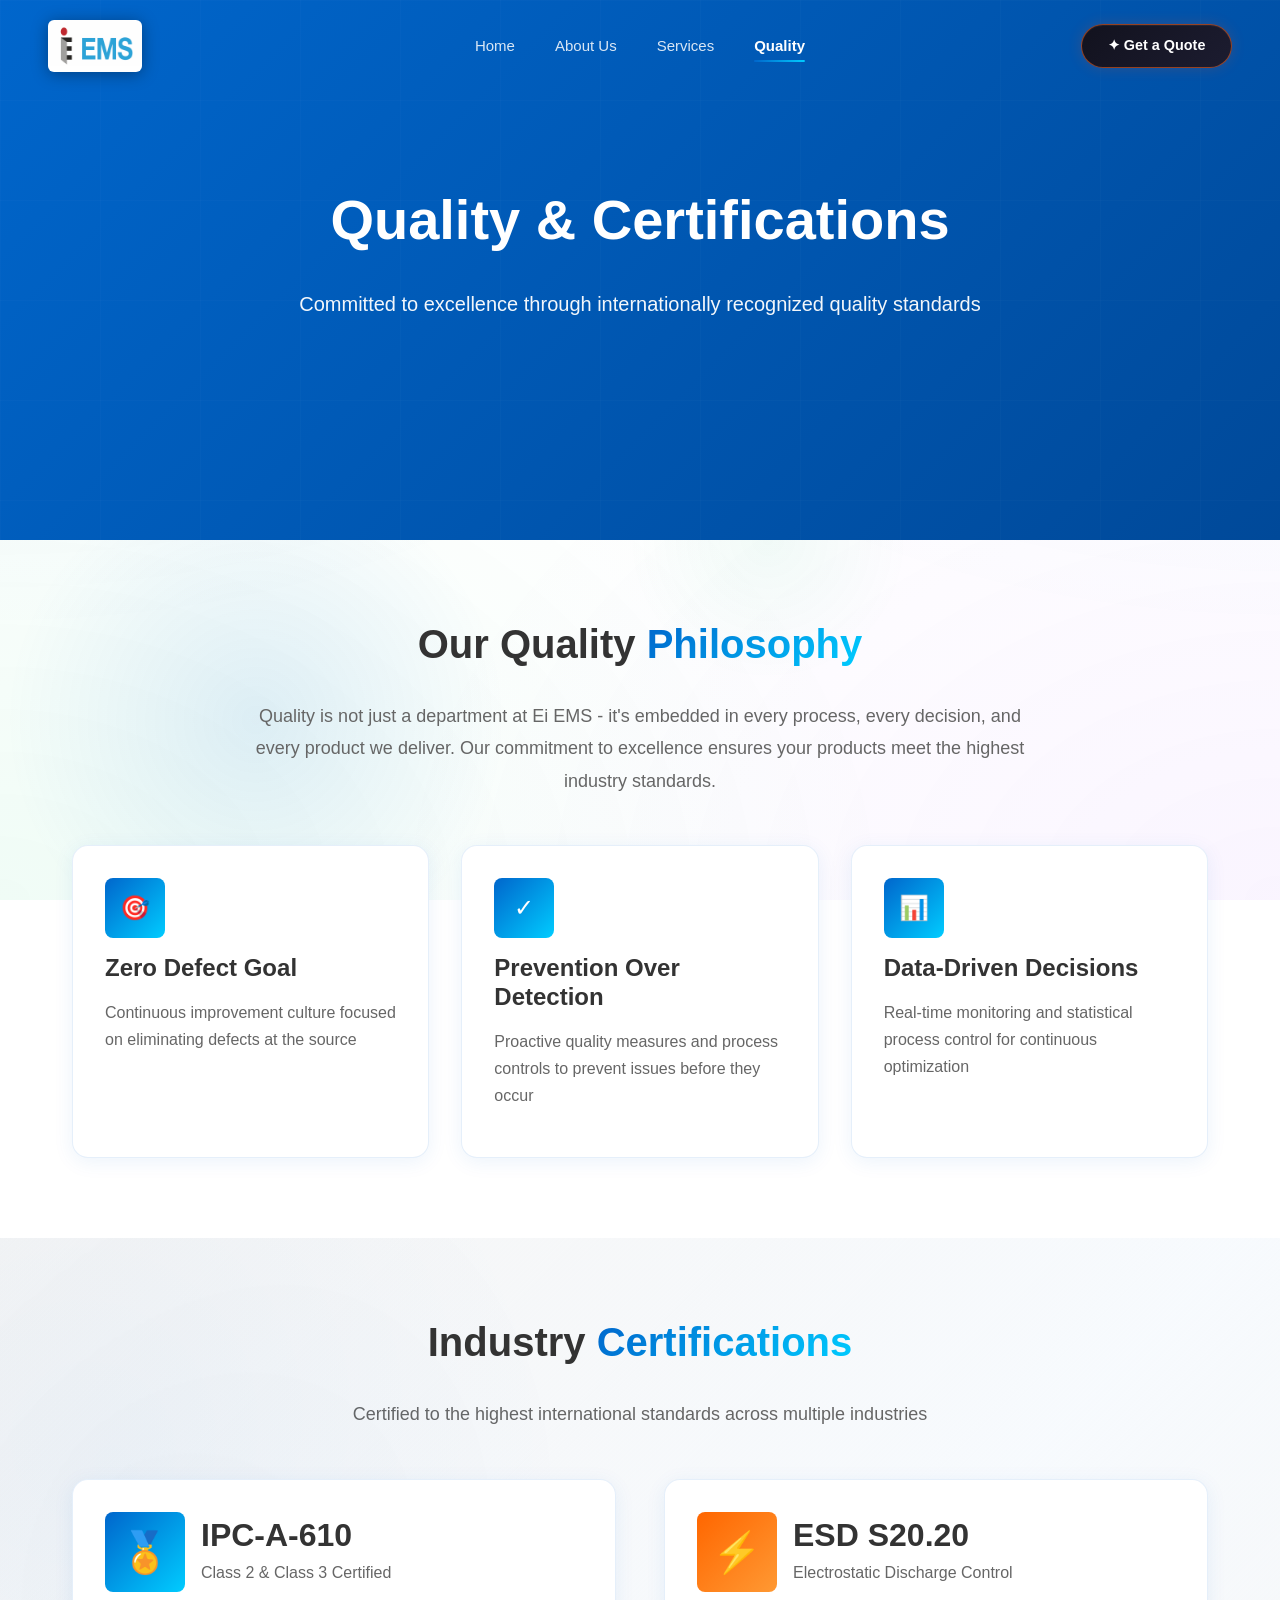
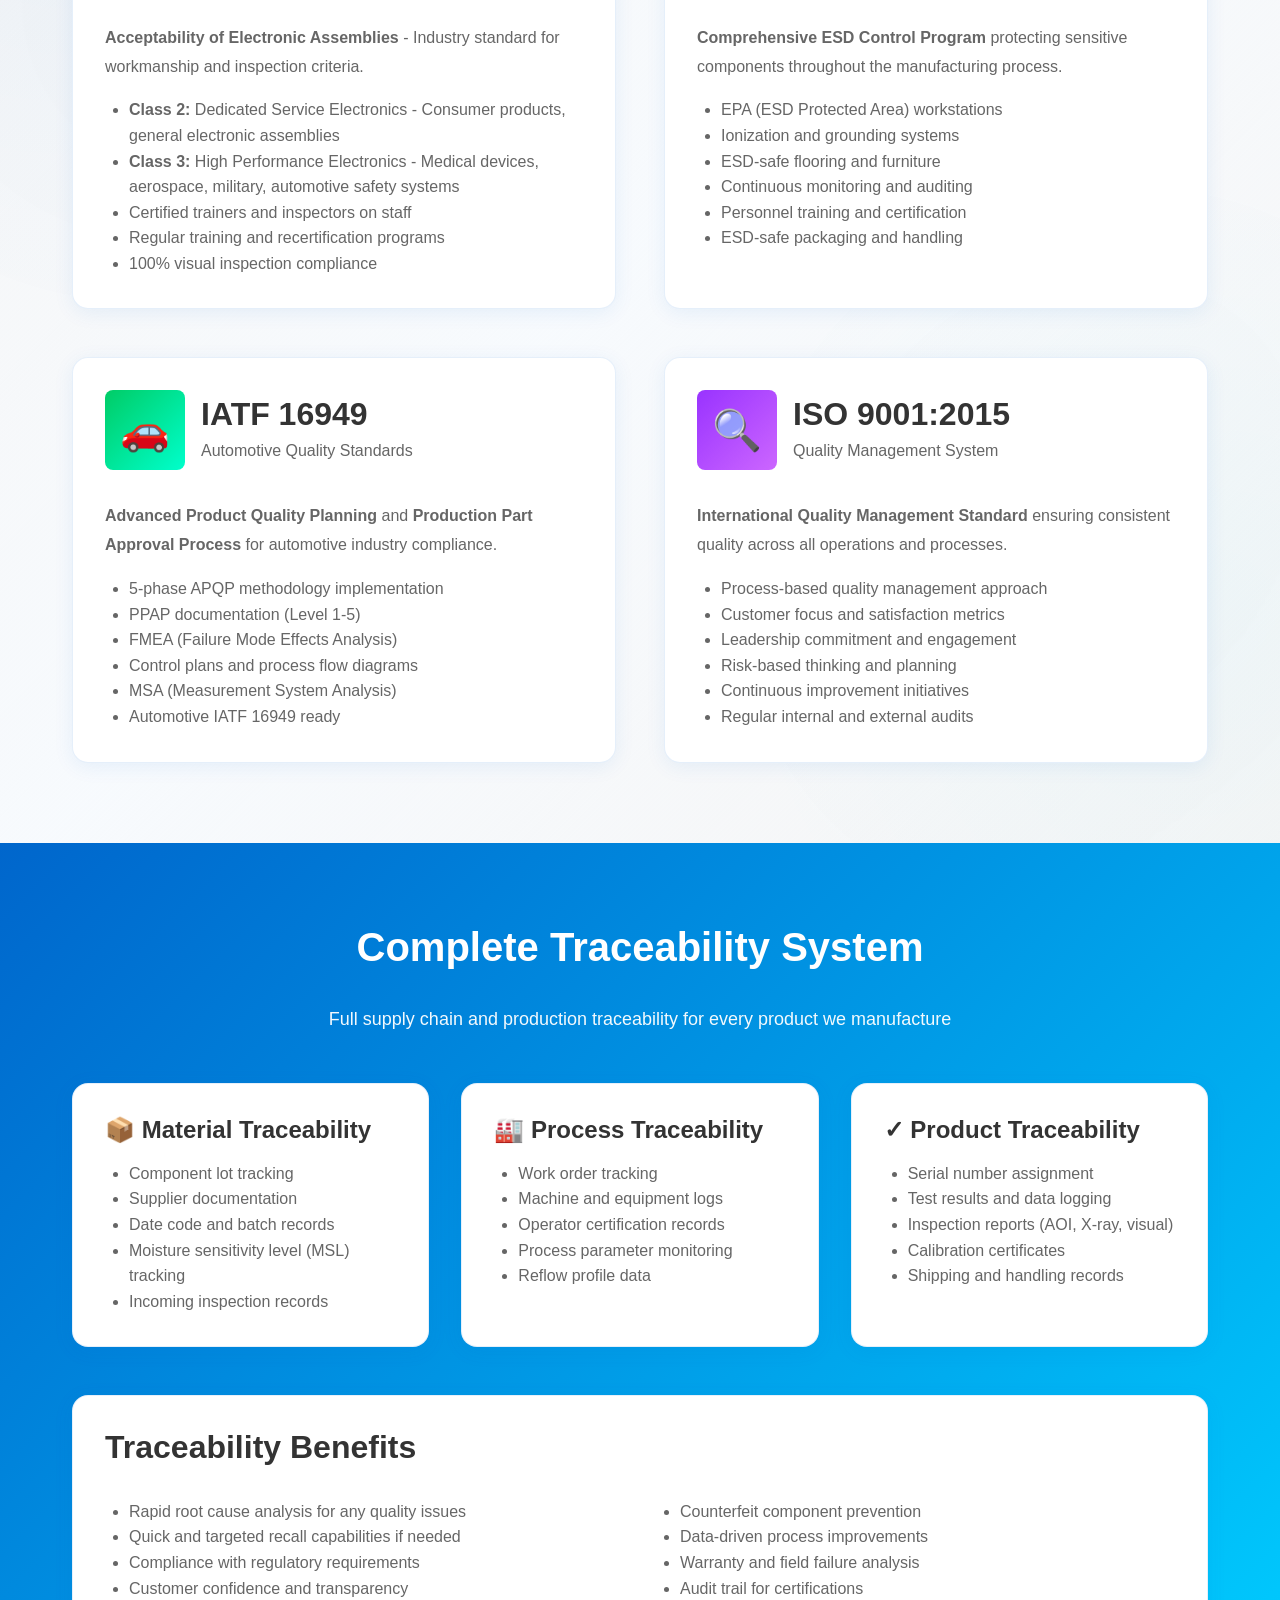
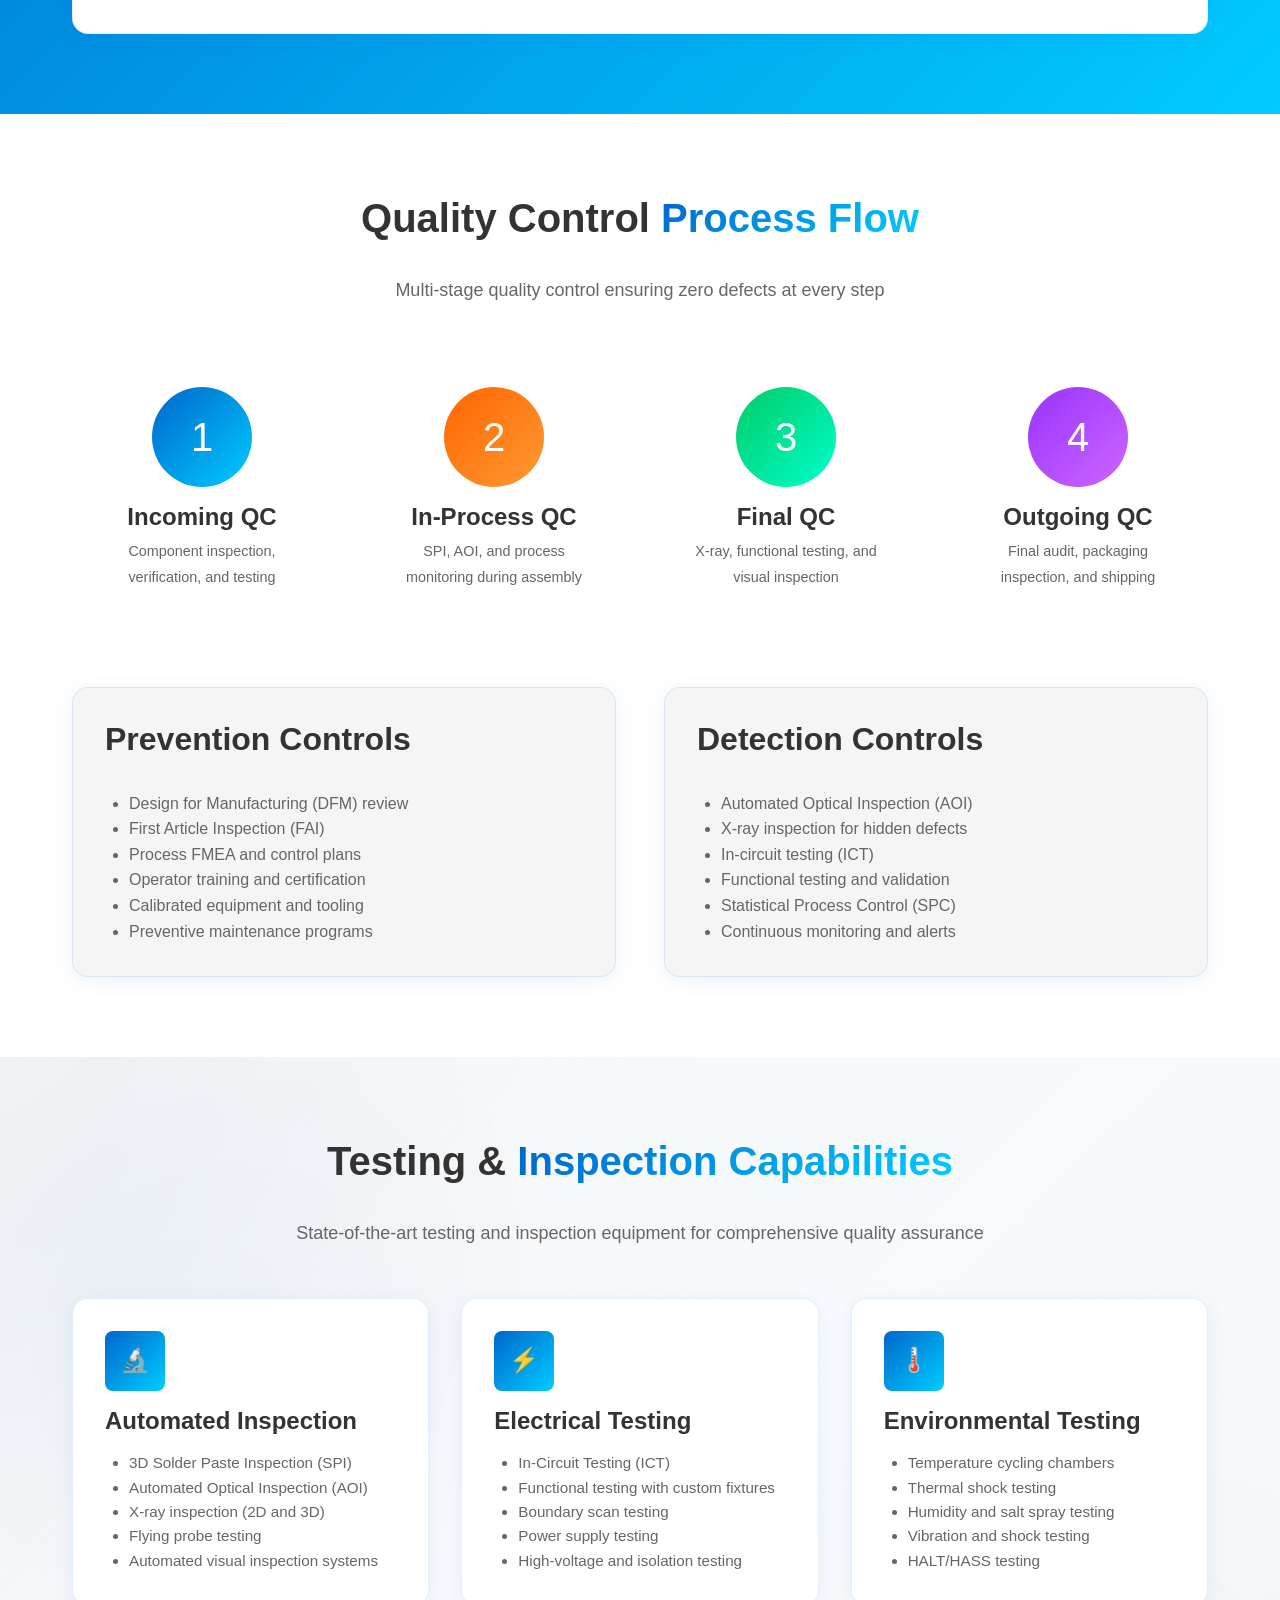
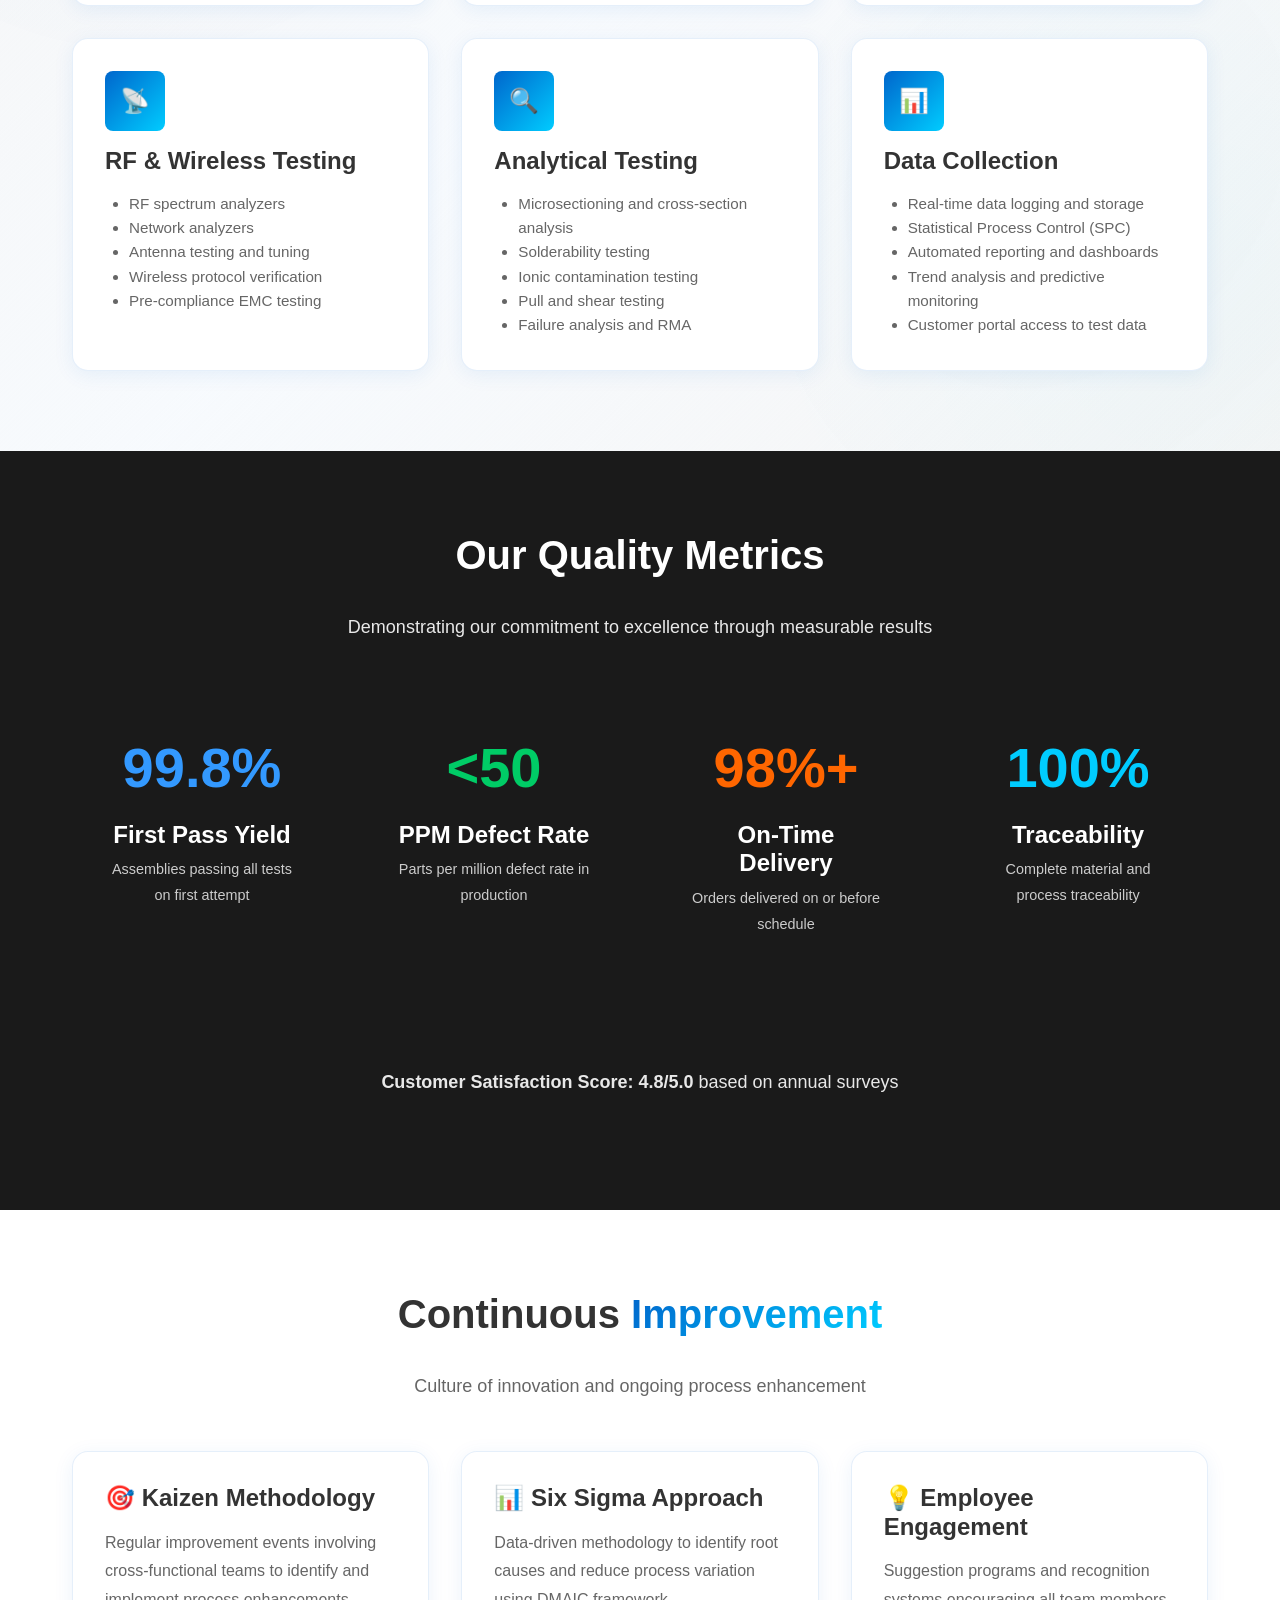
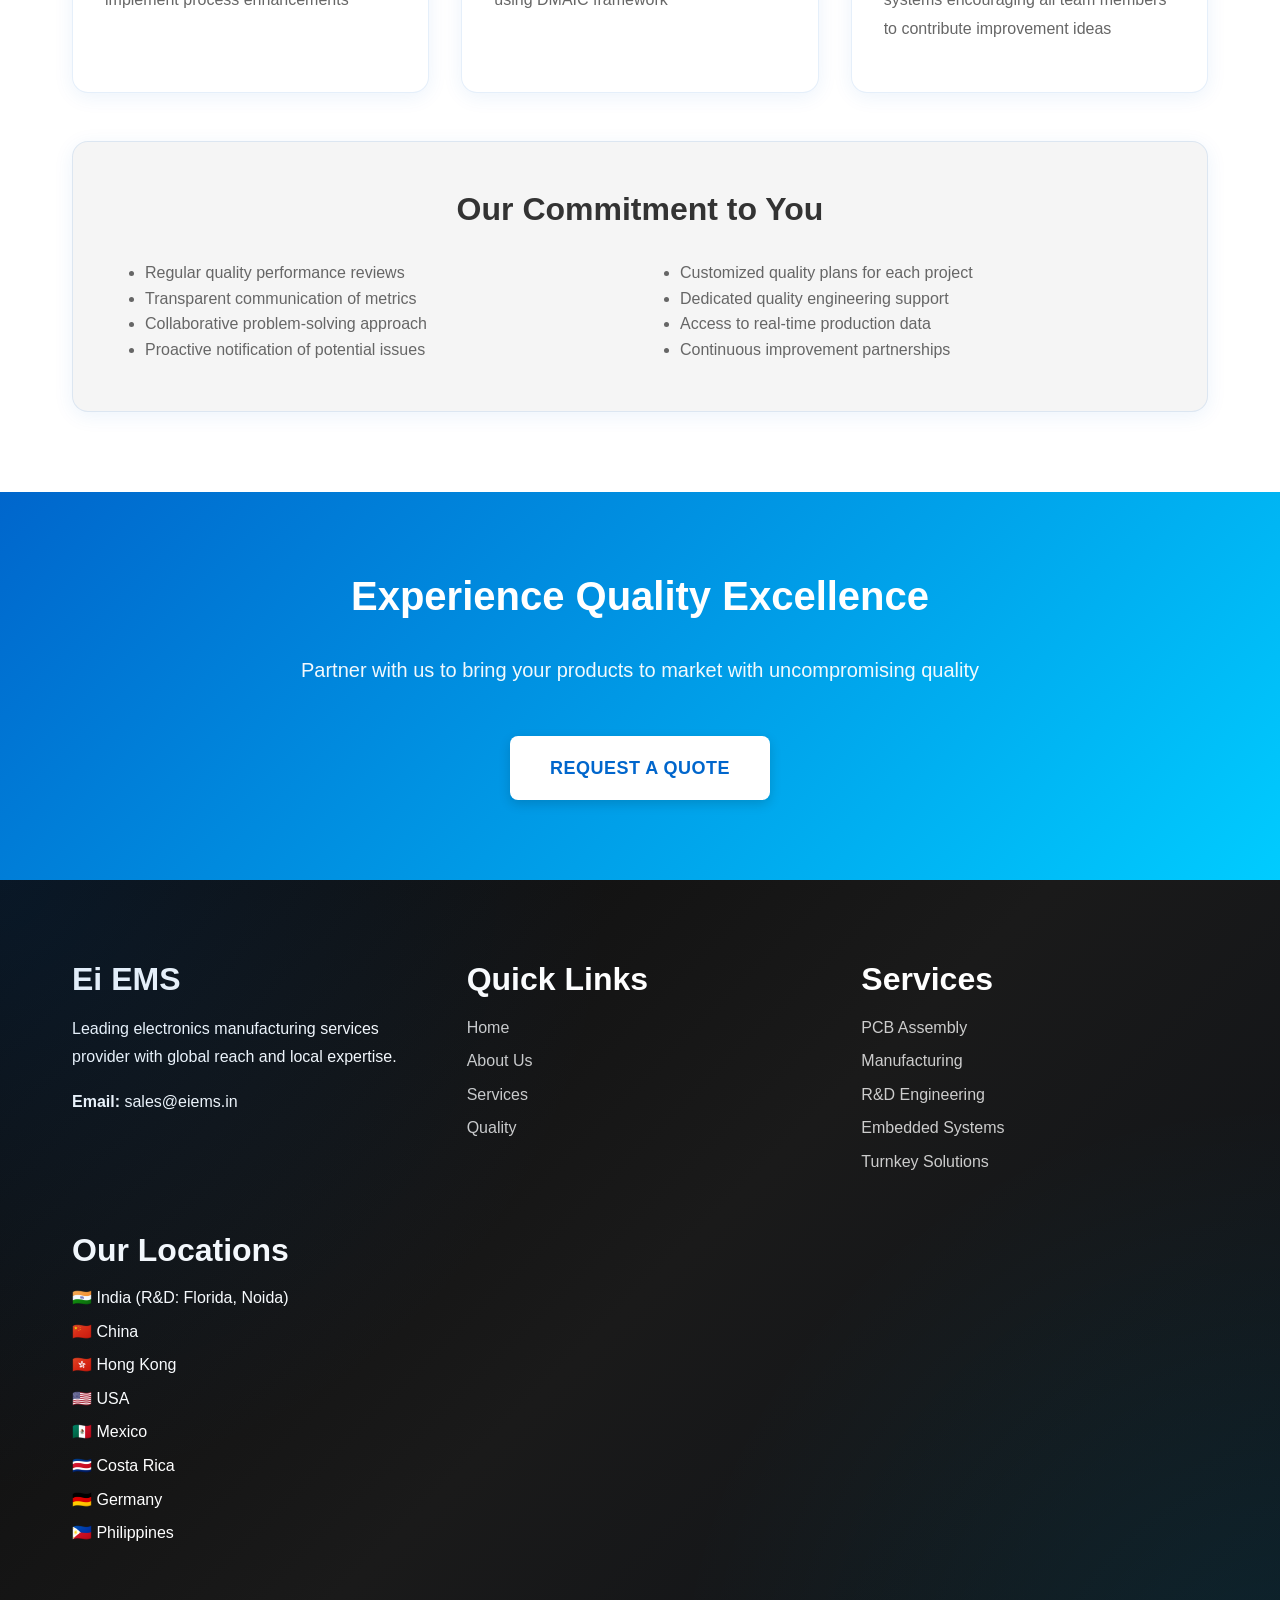
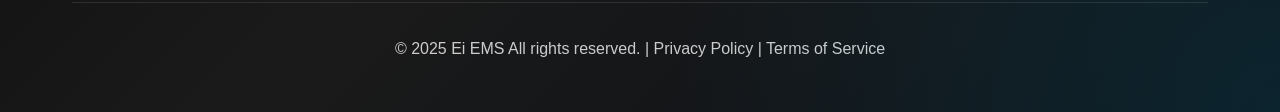
<file: quality.html>
<!DOCTYPE html>
<html lang="en">
<head>
    <meta charset="UTF-8">
    <meta name="viewport" content="width=device-width, initial-scale=1.0">
    <meta name="description" content="Ei EMS Quality & Certifications - IPC-A-610, ESD S20.20, SIATF 16949, ISO 9001:2015 certified">
    <title>Quality & Certifications | Ei EMS</title>
    <link rel="stylesheet" href="assets/css/style.css">

    <!-- Favicon & Icons -->
    <link rel="icon" type="image/png" sizes="32x32" href="assets/images/favicon-32.png">
    <link rel="icon" type="image/png" sizes="16x16" href="assets/images/favicon-16.png">
    <link rel="apple-touch-icon" sizes="180x180" href="assets/images/apple-touch-icon.png">

    <!-- Open Graph Meta Tags -->
    <meta property="og:title" content="Quality & Certifications | Ei EMS">
    <meta property="og:description" content="IPC-A-610, ESD S20.20, IATF 16949, ISO 9001:2015 certified electronics manufacturing.">
    <meta property="og:image" content="assets/images/icon-512.png">
    <meta property="og:url" content="https://eiems.in/quality.html">
    <meta property="og:type" content="website">
</head>
<body>

    <!-- Navigation -->
    <nav class="navbar" id="navbar">
        <div class="navbar-container">
            <a href="index.html" class="logo">
                <img src="assets/images/Logo.jpeg" alt="Ei EMS">
            </a>
            <div class="mobile-menu-toggle" id="mobileMenuToggle">
                <span></span>
                <span></span>
                <span></span>
            </div>
            <ul class="nav-menu" id="navMenu">
                <li><a href="index.html" class="nav-link">Home</a></li>
                <li><a href="about.html" class="nav-link">About Us</a></li>
                <li><a href="services.html" class="nav-link">Services</a></li>
                <li><a href="quality.html" class="nav-link active">Quality</a></li>
                <li class="nav-mobile-contact"><a href="contact.html" class="nav-link">Contact</a></li>
            </ul>
            <a href="contact.html" class="nav-cta">✦ Get a Quote</a>
        </div>
    </nav>

    <!-- Hero Section -->
    <section class="hero" style="min-height: 60vh;">
        <div class="container">
            <div class="hero-content text-center">
                <h1>Quality & Certifications</h1>
                <p>Committed to excellence through internationally recognized quality standards</p>
            </div>
        </div>
    </section>

    <!-- Quality Philosophy -->
    <section>
        <div class="container">
            <div class="text-center mb-lg">
                <h2>Our Quality <span class="text-gradient">Philosophy</span></h2>
                <p style="font-size: 1.125rem; color: var(--gray-medium); max-width: 800px; margin: 0 auto;">
                    Quality is not just a department at Ei EMS - it's embedded in every process, every decision, and every product we deliver. Our commitment to excellence ensures your products meet the highest industry standards.
                </p>
            </div>

            <div class="grid grid-3">
                <div class="card">
                    <div class="card-icon">🎯</div>
                    <h4 class="card-title">Zero Defect Goal</h4>
                    <p class="card-text">Continuous improvement culture focused on eliminating defects at the source</p>
                </div>

                <div class="card">
                    <div class="card-icon">✓</div>
                    <h4 class="card-title">Prevention Over Detection</h4>
                    <p class="card-text">Proactive quality measures and process controls to prevent issues before they occur</p>
                </div>

                <div class="card">
                    <div class="card-icon">📊</div>
                    <h4 class="card-title">Data-Driven Decisions</h4>
                    <p class="card-text">Real-time monitoring and statistical process control for continuous optimization</p>
                </div>
            </div>
        </div>
    </section>

    <!-- Certifications -->
    <section class="section-light">
        <div class="container">
            <div class="text-center mb-lg">
                <h2>Industry <span class="text-gradient">Certifications</span></h2>
                <p style="font-size: 1.125rem; color: var(--gray-medium);">
                    Certified to the highest international standards across multiple industries
                </p>
            </div>

            <div class="grid grid-2" style="gap: var(--spacing-lg);">
                <!-- IPC-A-610 -->
                <div class="card" style="height: auto;">
                    <div style="display: flex; align-items: center; gap: var(--spacing-sm); margin-bottom: var(--spacing-md);">
                        <div style="width: 80px; height: 80px; background: var(--gradient-primary); border-radius: var(--radius-md); display: flex; align-items: center; justify-content: center; font-size: 2.5rem; color: var(--white);">🏅</div>
                        <div>
                            <h3 style="margin-bottom: 0.25rem;">IPC-A-610</h3>
                            <p style="color: var(--gray-medium); margin-bottom: 0;">Class 2 & Class 3 Certified</p>
                        </div>
                    </div>
                    <p style="color: var(--gray-medium); margin-bottom: var(--spacing-sm);">
                        <strong>Acceptability of Electronic Assemblies</strong> - Industry standard for workmanship and inspection criteria.
                    </p>
                    <ul style="list-style: disc; padding-left: 1.5rem; color: var(--gray-medium);">
                        <li><strong>Class 2:</strong> Dedicated Service Electronics - Consumer products, general electronic assemblies</li>
                        <li><strong>Class 3:</strong> High Performance Electronics - Medical devices, aerospace, military, automotive safety systems</li>
                        <li>Certified trainers and inspectors on staff</li>
                        <li>Regular training and recertification programs</li>
                        <li>100% visual inspection compliance</li>
                    </ul>
                </div>

                <!-- ESD S20.20 -->
                <div class="card" style="height: auto;">
                    <div style="display: flex; align-items: center; gap: var(--spacing-sm); margin-bottom: var(--spacing-md);">
                        <div style="width: 80px; height: 80px; background: var(--gradient-accent); border-radius: var(--radius-md); display: flex; align-items: center; justify-content: center; font-size: 2.5rem; color: var(--white);">⚡</div>
                        <div>
                            <h3 style="margin-bottom: 0.25rem;">ESD S20.20</h3>
                            <p style="color: var(--gray-medium); margin-bottom: 0;">Electrostatic Discharge Control</p>
                        </div>
                    </div>
                    <p style="color: var(--gray-medium); margin-bottom: var(--spacing-sm);">
                        <strong>Comprehensive ESD Control Program</strong> protecting sensitive components throughout the manufacturing process.
                    </p>
                    <ul style="list-style: disc; padding-left: 1.5rem; color: var(--gray-medium);">
                        <li>EPA (ESD Protected Area) workstations</li>
                        <li>Ionization and grounding systems</li>
                        <li>ESD-safe flooring and furniture</li>
                        <li>Continuous monitoring and auditing</li>
                        <li>Personnel training and certification</li>
                        <li>ESD-safe packaging and handling</li>
                    </ul>
                </div>

                <!--  IATF 16949 -->
                <div class="card" style="height: auto;">
                    <div style="display: flex; align-items: center; gap: var(--spacing-sm); margin-bottom: var(--spacing-md);">
                        <div style="width: 80px; height: 80px; background: linear-gradient(135deg, #00cc66 0%, #00ffcc 100%); border-radius: var(--radius-md); display: flex; align-items: center; justify-content: center; font-size: 2.5rem; color: var(--white);">🚗</div>
                        <div>
                            <h3 style="margin-bottom: 0.25rem;">IATF 16949</h3>
                            <p style="color: var(--gray-medium); margin-bottom: 0;">Automotive Quality Standards</p>
                        </div>
                    </div>
                    <p style="color: var(--gray-medium); margin-bottom: var(--spacing-sm);">
                        <strong>Advanced Product Quality Planning</strong> and <strong>Production Part Approval Process</strong> for automotive industry compliance.
                    </p>
                    <ul style="list-style: disc; padding-left: 1.5rem; color: var(--gray-medium);">
                        <li>5-phase APQP methodology implementation</li>
                        <li>PPAP documentation (Level 1-5)</li>
                        <li>FMEA (Failure Mode Effects Analysis)</li>
                        <li>Control plans and process flow diagrams</li>
                        <li>MSA (Measurement System Analysis)</li>
                        <li>Automotive IATF 16949 ready</li>
                    </ul>
                </div>

                <!-- ISO 9001:2015 -->
                <div class="card" style="height: auto;">
                    <div style="display: flex; align-items: center; gap: var(--spacing-sm); margin-bottom: var(--spacing-md);">
                        <div style="width: 80px; height: 80px; background: linear-gradient(135deg, #9933ff 0%, #cc66ff 100%); border-radius: var(--radius-md); display: flex; align-items: center; justify-content: center; font-size: 2.5rem; color: var(--white);">🔍</div>
                        <div>
                            <h3 style="margin-bottom: 0.25rem;">ISO 9001:2015</h3>
                            <p style="color: var(--gray-medium); margin-bottom: 0;">Quality Management System</p>
                        </div>
                    </div>
                    <p style="color: var(--gray-medium); margin-bottom: var(--spacing-sm);">
                        <strong>International Quality Management Standard</strong> ensuring consistent quality across all operations and processes.
                    </p>
                    <ul style="list-style: disc; padding-left: 1.5rem; color: var(--gray-medium);">
                        <li>Process-based quality management approach</li>
                        <li>Customer focus and satisfaction metrics</li>
                        <li>Leadership commitment and engagement</li>
                        <li>Risk-based thinking and planning</li>
                        <li>Continuous improvement initiatives</li>
                        <li>Regular internal and external audits</li>
                    </ul>
                </div>
            </div>
        </div>
    </section>

    <!-- Traceability -->
    <section class="section-gradient">
        <div class="container">
            <div class="text-center mb-lg">
                <h2 style="color: var(--white);">Complete Traceability System</h2>
                <p style="font-size: 1.125rem; opacity: 0.95;">
                    Full supply chain and production traceability for every product we manufacture
                </p>
            </div>

            <div class="grid grid-3">
                <div class="card">
                    <h4>📦 Material Traceability</h4>
                    <ul style="list-style: disc; padding-left: 1.5rem; color: var(--gray-medium);">
                        <li>Component lot tracking</li>
                        <li>Supplier documentation</li>
                        <li>Date code and batch records</li>
                        <li>Moisture sensitivity level (MSL) tracking</li>
                        <li>Incoming inspection records</li>
                    </ul>
                </div>

                <div class="card">
                    <h4>🏭 Process Traceability</h4>
                    <ul style="list-style: disc; padding-left: 1.5rem; color: var(--gray-medium);">
                        <li>Work order tracking</li>
                        <li>Machine and equipment logs</li>
                        <li>Operator certification records</li>
                        <li>Process parameter monitoring</li>
                        <li>Reflow profile data</li>
                    </ul>
                </div>

                <div class="card">
                    <h4>✓ Product Traceability</h4>
                    <ul style="list-style: disc; padding-left: 1.5rem; color: var(--gray-medium);">
                        <li>Serial number assignment</li>
                        <li>Test results and data logging</li>
                        <li>Inspection reports (AOI, X-ray, visual)</li>
                        <li>Calibration certificates</li>
                        <li>Shipping and handling records</li>
                    </ul>
                </div>
            </div>

            <div style="margin-top: var(--spacing-lg);">
                <div class="card">
                    <h3 class="mb-md">Traceability Benefits</h3>
                    <div class="grid grid-2">
                        <ul style="list-style: disc; padding-left: 1.5rem; color: var(--gray-medium);">
                            <li>Rapid root cause analysis for any quality issues</li>
                            <li>Quick and targeted recall capabilities if needed</li>
                            <li>Compliance with regulatory requirements</li>
                            <li>Customer confidence and transparency</li>
                        </ul>
                        <ul style="list-style: disc; padding-left: 1.5rem; color: var(--gray-medium);">
                            <li>Counterfeit component prevention</li>
                            <li>Data-driven process improvements</li>
                            <li>Warranty and field failure analysis</li>
                            <li>Audit trail for certifications</li>
                        </ul>
                    </div>
                </div>
            </div>
        </div>
    </section>

    <!-- Quality Control Process -->
    <section>
        <div class="container">
            <div class="text-center mb-lg">
                <h2>Quality Control <span class="text-gradient">Process Flow</span></h2>
                <p style="font-size: 1.125rem; color: var(--gray-medium);">
                    Multi-stage quality control ensuring zero defects at every step
                </p>
            </div>

            <div style="margin-bottom: var(--spacing-lg);">
                <div class="grid grid-4">
                    <div style="text-align: center; padding: var(--spacing-md);">
                        <div style="width: 100px; height: 100px; background: var(--gradient-primary); border-radius: 50%; margin: 0 auto var(--spacing-sm); display: flex; align-items: center; justify-content: center; font-size: 2.5rem; color: var(--white);">1</div>
                        <h4 style="margin-bottom: 0.5rem;">Incoming QC</h4>
                        <p style="color: var(--gray-medium); font-size: 0.9rem;">Component inspection, verification, and testing</p>
                    </div>
                    <div style="text-align: center; padding: var(--spacing-md);">
                        <div style="width: 100px; height: 100px; background: var(--gradient-accent); border-radius: 50%; margin: 0 auto var(--spacing-sm); display: flex; align-items: center; justify-content: center; font-size: 2.5rem; color: var(--white);">2</div>
                        <h4 style="margin-bottom: 0.5rem;">In-Process QC</h4>
                        <p style="color: var(--gray-medium); font-size: 0.9rem;">SPI, AOI, and process monitoring during assembly</p>
                    </div>
                    <div style="text-align: center; padding: var(--spacing-md);">
                        <div style="width: 100px; height: 100px; background: linear-gradient(135deg, #00cc66 0%, #00ffcc 100%); border-radius: 50%; margin: 0 auto var(--spacing-sm); display: flex; align-items: center; justify-content: center; font-size: 2.5rem; color: var(--white);">3</div>
                        <h4 style="margin-bottom: 0.5rem;">Final QC</h4>
                        <p style="color: var(--gray-medium); font-size: 0.9rem;">X-ray, functional testing, and visual inspection</p>
                    </div>
                    <div style="text-align: center; padding: var(--spacing-md);">
                        <div style="width: 100px; height: 100px; background: linear-gradient(135deg, #9933ff 0%, #cc66ff 100%); border-radius: 50%; margin: 0 auto var(--spacing-sm); display: flex; align-items: center; justify-content: center; font-size: 2.5rem; color: var(--white);">4</div>
                        <h4 style="margin-bottom: 0.5rem;">Outgoing QC</h4>
                        <p style="color: var(--gray-medium); font-size: 0.9rem;">Final audit, packaging inspection, and shipping</p>
                    </div>
                </div>
            </div>

            <div class="grid grid-2" style="gap: var(--spacing-lg);">
                <div class="card" style="background: var(--light-bg);">
                    <h3 class="mb-md">Prevention Controls</h3>
                    <ul style="list-style: disc; padding-left: 1.5rem; color: var(--gray-medium);">
                        <li>Design for Manufacturing (DFM) review</li>
                        <li>First Article Inspection (FAI)</li>
                        <li>Process FMEA and control plans</li>
                        <li>Operator training and certification</li>
                        <li>Calibrated equipment and tooling</li>
                        <li>Preventive maintenance programs</li>
                    </ul>
                </div>

                <div class="card" style="background: var(--light-bg);">
                    <h3 class="mb-md">Detection Controls</h3>
                    <ul style="list-style: disc; padding-left: 1.5rem; color: var(--gray-medium);">
                        <li>Automated Optical Inspection (AOI)</li>
                        <li>X-ray inspection for hidden defects</li>
                        <li>In-circuit testing (ICT)</li>
                        <li>Functional testing and validation</li>
                        <li>Statistical Process Control (SPC)</li>
                        <li>Continuous monitoring and alerts</li>
                    </ul>
                </div>
            </div>
        </div>
    </section>

    <!-- Testing & Inspection -->
    <section class="section-light">
        <div class="container">
            <div class="text-center mb-lg">
                <h2>Testing & <span class="text-gradient">Inspection Capabilities</span></h2>
                <p style="font-size: 1.125rem; color: var(--gray-medium);">
                    State-of-the-art testing and inspection equipment for comprehensive quality assurance
                </p>
            </div>

            <div class="grid grid-3">
                <div class="card">
                    <div class="card-icon">🔬</div>
                    <h4 class="card-title">Automated Inspection</h4>
                    <ul style="list-style: disc; padding-left: 1.5rem; color: var(--gray-medium); font-size: 0.95rem;">
                        <li>3D Solder Paste Inspection (SPI)</li>
                        <li>Automated Optical Inspection (AOI)</li>
                        <li>X-ray inspection (2D and 3D)</li>
                        <li>Flying probe testing</li>
                        <li>Automated visual inspection systems</li>
                    </ul>
                </div>

                <div class="card">
                    <div class="card-icon">⚡</div>
                    <h4 class="card-title">Electrical Testing</h4>
                    <ul style="list-style: disc; padding-left: 1.5rem; color: var(--gray-medium); font-size: 0.95rem;">
                        <li>In-Circuit Testing (ICT)</li>
                        <li>Functional testing with custom fixtures</li>
                        <li>Boundary scan testing</li>
                        <li>Power supply testing</li>
                        <li>High-voltage and isolation testing</li>
                    </ul>
                </div>

                <div class="card">
                    <div class="card-icon">🌡️</div>
                    <h4 class="card-title">Environmental Testing</h4>
                    <ul style="list-style: disc; padding-left: 1.5rem; color: var(--gray-medium); font-size: 0.95rem;">
                        <li>Temperature cycling chambers</li>
                        <li>Thermal shock testing</li>
                        <li>Humidity and salt spray testing</li>
                        <li>Vibration and shock testing</li>
                        <li>HALT/HASS testing</li>
                    </ul>
                </div>

                <div class="card">
                    <div class="card-icon">📡</div>
                    <h4 class="card-title">RF & Wireless Testing</h4>
                    <ul style="list-style: disc; padding-left: 1.5rem; color: var(--gray-medium); font-size: 0.95rem;">
                        <li>RF spectrum analyzers</li>
                        <li>Network analyzers</li>
                        <li>Antenna testing and tuning</li>
                        <li>Wireless protocol verification</li>
                        <li>Pre-compliance EMC testing</li>
                    </ul>
                </div>

                <div class="card">
                    <div class="card-icon">🔍</div>
                    <h4 class="card-title">Analytical Testing</h4>
                    <ul style="list-style: disc; padding-left: 1.5rem; color: var(--gray-medium); font-size: 0.95rem;">
                        <li>Microsectioning and cross-section analysis</li>
                        <li>Solderability testing</li>
                        <li>Ionic contamination testing</li>
                        <li>Pull and shear testing</li>
                        <li>Failure analysis and RMA</li>
                    </ul>
                </div>

                <div class="card">
                    <div class="card-icon">📊</div>
                    <h4 class="card-title">Data Collection</h4>
                    <ul style="list-style: disc; padding-left: 1.5rem; color: var(--gray-medium); font-size: 0.95rem;">
                        <li>Real-time data logging and storage</li>
                        <li>Statistical Process Control (SPC)</li>
                        <li>Automated reporting and dashboards</li>
                        <li>Trend analysis and predictive monitoring</li>
                        <li>Customer portal access to test data</li>
                    </ul>
                </div>
            </div>
        </div>
    </section>

    <!-- Quality Metrics -->
    <section class="section-dark">
        <div class="container">
            <div class="text-center mb-lg">
                <h2 style="color: var(--white);">Our Quality Metrics</h2>
                <p style="font-size: 1.125rem; opacity: 0.9;">
                    Demonstrating our commitment to excellence through measurable results
                </p>
            </div>

            <div class="grid grid-4">
                <div style="text-align: center; padding: var(--spacing-md);">
                    <div style="font-size: 3.5rem; font-weight: 700; color: var(--primary-light); margin-bottom: 0.5rem;">99.8%</div>
                    <h4 style="color: var(--white); margin-bottom: 0.5rem;">First Pass Yield</h4>
                    <p style="color: var(--gray-light); font-size: 0.9rem;">Assemblies passing all tests on first attempt</p>
                </div>
                <div style="text-align: center; padding: var(--spacing-md);">
                    <div style="font-size: 3.5rem; font-weight: 700; color: var(--accent-green); margin-bottom: 0.5rem;">&lt;50</div>
                    <h4 style="color: var(--white); margin-bottom: 0.5rem;">PPM Defect Rate</h4>
                    <p style="color: var(--gray-light); font-size: 0.9rem;">Parts per million defect rate in production</p>
                </div>
                <div style="text-align: center; padding: var(--spacing-md);">
                    <div style="font-size: 3.5rem; font-weight: 700; color: var(--accent-orange); margin-bottom: 0.5rem;">98%+</div>
                    <h4 style="color: var(--white); margin-bottom: 0.5rem;">On-Time Delivery</h4>
                    <p style="color: var(--gray-light); font-size: 0.9rem;">Orders delivered on or before schedule</p>
                </div>
                <div style="text-align: center; padding: var(--spacing-md);">
                    <div style="font-size: 3.5rem; font-weight: 700; color: var(--accent-cyan); margin-bottom: 0.5rem;">100%</div>
                    <h4 style="color: var(--white); margin-bottom: 0.5rem;">Traceability</h4>
                    <p style="color: var(--gray-light); font-size: 0.9rem;">Complete material and process traceability</p>
                </div>
            </div>

            <div style="margin-top: var(--spacing-xl); text-align: center;">
                <p style="font-size: 1.125rem; margin-bottom: var(--spacing-md); opacity: 0.9;">
                    <strong>Customer Satisfaction Score: 4.8/5.0</strong> based on annual surveys
                </p>
            </div>
        </div>
    </section>

    <!-- Continuous Improvement -->
    <section>
        <div class="container">
            <div class="text-center mb-lg">
                <h2>Continuous <span class="text-gradient">Improvement</span></h2>
                <p style="font-size: 1.125rem; color: var(--gray-medium);">
                    Culture of innovation and ongoing process enhancement
                </p>
            </div>

            <div class="grid grid-3">
                <div class="card">
                    <h4 style="margin-bottom: var(--spacing-sm);">🎯 Kaizen Methodology</h4>
                    <p style="color: var(--gray-medium);">
                        Regular improvement events involving cross-functional teams to identify and implement process enhancements
                    </p>
                </div>

                <div class="card">
                    <h4 style="margin-bottom: var(--spacing-sm);">📊 Six Sigma Approach</h4>
                    <p style="color: var(--gray-medium);">
                        Data-driven methodology to identify root causes and reduce process variation using DMAIC framework
                    </p>
                </div>

                <div class="card">
                    <h4 style="margin-bottom: var(--spacing-sm);">💡 Employee Engagement</h4>
                    <p style="color: var(--gray-medium);">
                        Suggestion programs and recognition systems encouraging all team members to contribute improvement ideas
                    </p>
                </div>
            </div>

            <div style="margin-top: var(--spacing-lg);">
                <div class="card" style="background: var(--light-bg); padding: var(--spacing-lg);">
                    <h3 class="text-center mb-md">Our Commitment to You</h3>
                    <div class="grid grid-2">
                        <ul style="list-style: disc; padding-left: 1.5rem; color: var(--gray-medium);">
                            <li>Regular quality performance reviews</li>
                            <li>Transparent communication of metrics</li>
                            <li>Collaborative problem-solving approach</li>
                            <li>Proactive notification of potential issues</li>
                        </ul>
                        <ul style="list-style: disc; padding-left: 1.5rem; color: var(--gray-medium);">
                            <li>Customized quality plans for each project</li>
                            <li>Dedicated quality engineering support</li>
                            <li>Access to real-time production data</li>
                            <li>Continuous improvement partnerships</li>
                        </ul>
                    </div>
                </div>
            </div>
        </div>
    </section>

    <!-- CTA Section -->
    <section class="section-gradient">
        <div class="container text-center">
            <h2 style="color: var(--white); margin-bottom: var(--spacing-md);">Experience Quality Excellence</h2>
            <p style="font-size: 1.25rem; margin-bottom: var(--spacing-lg); opacity: 0.95;">
                Partner with us to bring your products to market with uncompromising quality
            </p>
            <div style="display: flex; gap: var(--spacing-sm); justify-content: center; flex-wrap: wrap;">
                <a href="contact.html" class="btn btn-white btn-large">Request a Quote</a>
                <!-- <a href="case-studies.html" class="btn btn-outline btn-large" style="border-color: var(--white); color: var(--white);">View Case Studies</a> -->
            </div>
        </div>
    </section>

    <!-- Footer -->
    <footer class="footer">
        <div class="container">
            <div class="footer-content">
                <div class="footer-section">
                    <h3>Ei EMS</h3>
                    <p>Leading electronics manufacturing services provider with global reach and local expertise.</p>
                    <p style="margin-top: var(--spacing-sm);"><strong>Email:</strong> sales@eiems.in</p>
                </div>
                <div class="footer-section">
                    <h3>Quick Links</h3>
                    <ul>
                        <li><a href="index.html">Home</a></li>
                        <li><a href="about.html">About Us</a></li>
                        <li><a href="services.html">Services</a></li>
                        <!-- <li><a href="case-studies.html">Case Studies</a></li> -->
                        <li><a href="quality.html">Quality</a></li>
                    </ul>
                </div>
                <div class="footer-section">
                    <h3>Services</h3>
                    <ul>
                        <li><a href="services.html#pcb">PCB Assembly</a></li>
                        <li><a href="services.html#manufacturing">Manufacturing</a></li>
                        <li><a href="services.html#rnd">R&D Engineering</a></li>
                        <li><a href="services.html#embedded">Embedded Systems</a></li>
                        <li><a href="services.html#turnkey">Turnkey Solutions</a></li>
                    </ul>
                </div>
                <div class="footer-section">
                    <h3>Our Locations</h3>
                    <ul>
                        <li>🇮🇳 India (R&D: Florida, Noida)</li>
                        <li>🇨🇳 China</li>
                        <li>🇭🇰 Hong Kong</li>
                        <li>🇺🇸 USA</li>
                        <li>🇲🇽 Mexico</li>
                        <li>🇨🇷 Costa Rica</li>
                        <li>🇩🇪 Germany</li>
                        <li>🇵🇭 Philippines</li>
                    </ul>
                </div>
            </div>
            <div class="footer-bottom">
                <p>&copy; 2025 Ei EMS All rights reserved. | <a href="#">Privacy Policy</a> | <a href="#">Terms of Service</a></p>
            </div>
        </div>
    </footer>

    <script src="assets/js/main.js"></script>
</body>
</html>
</file>
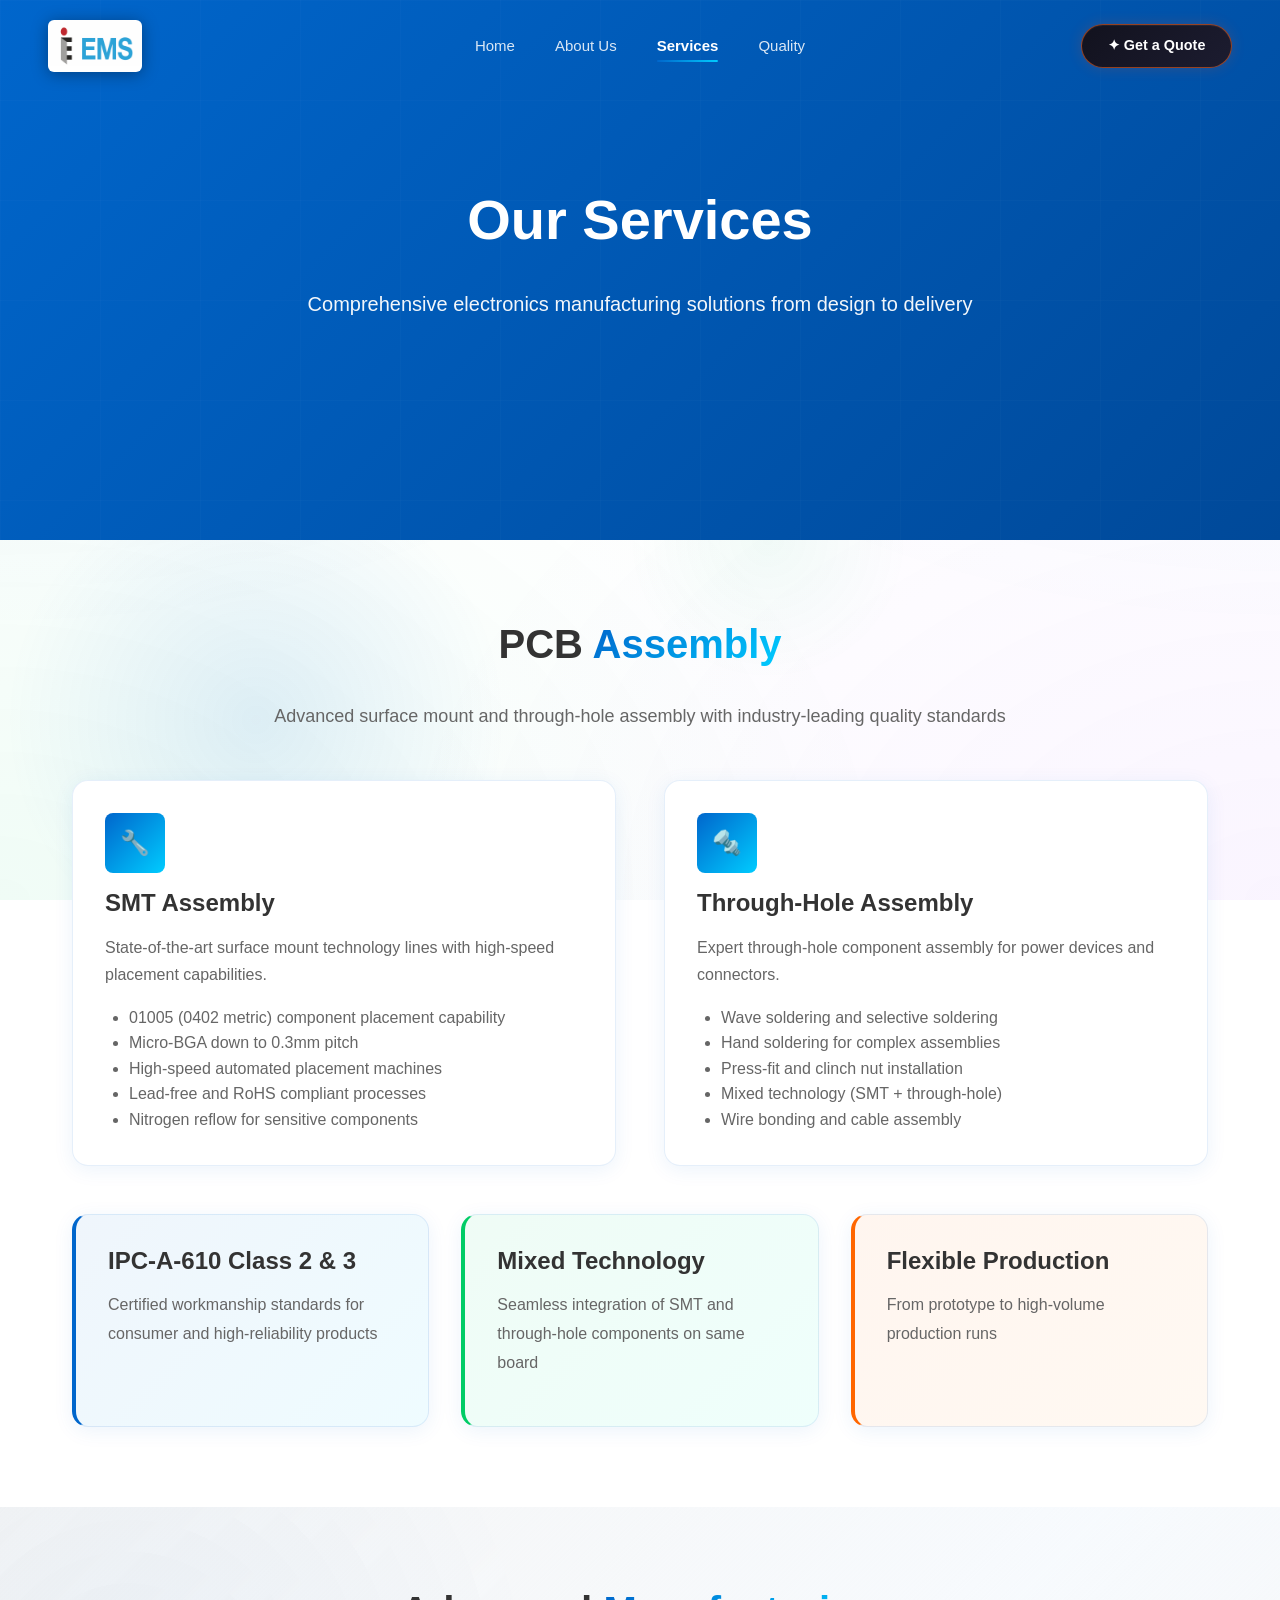
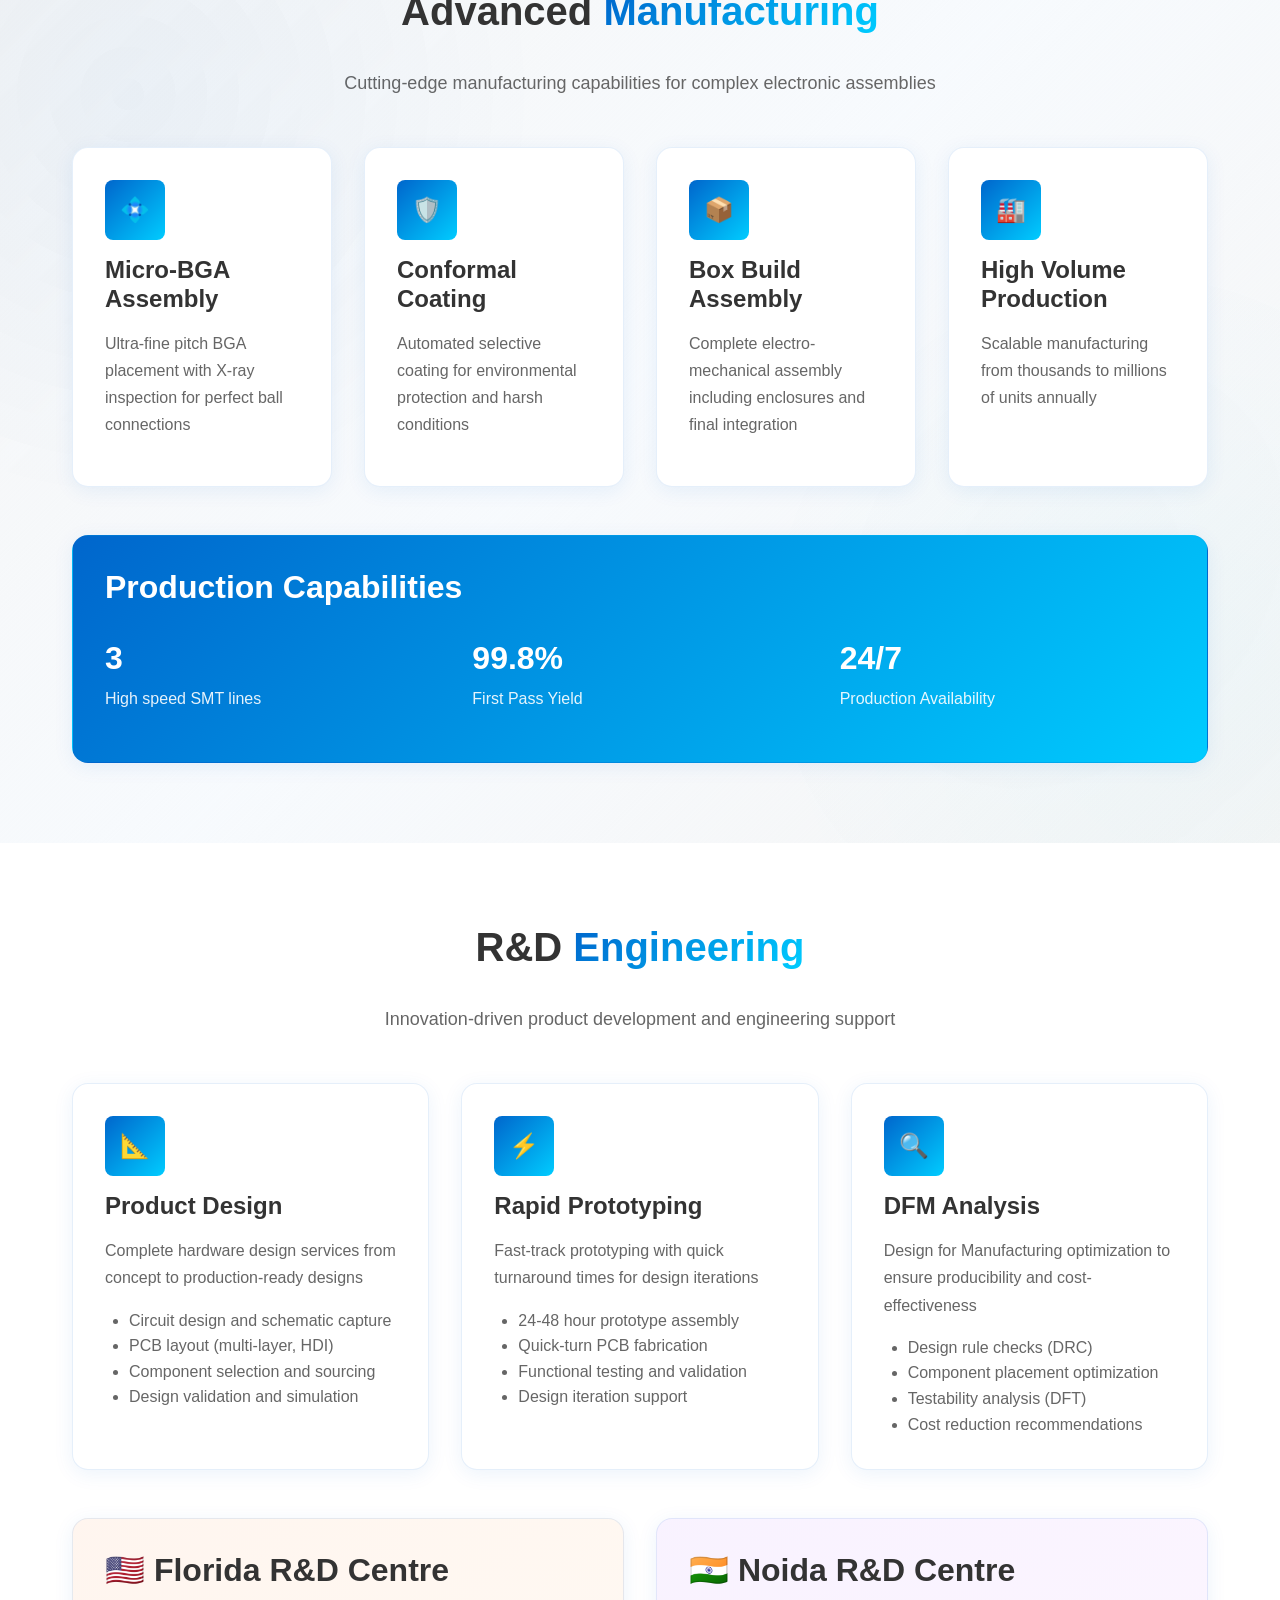
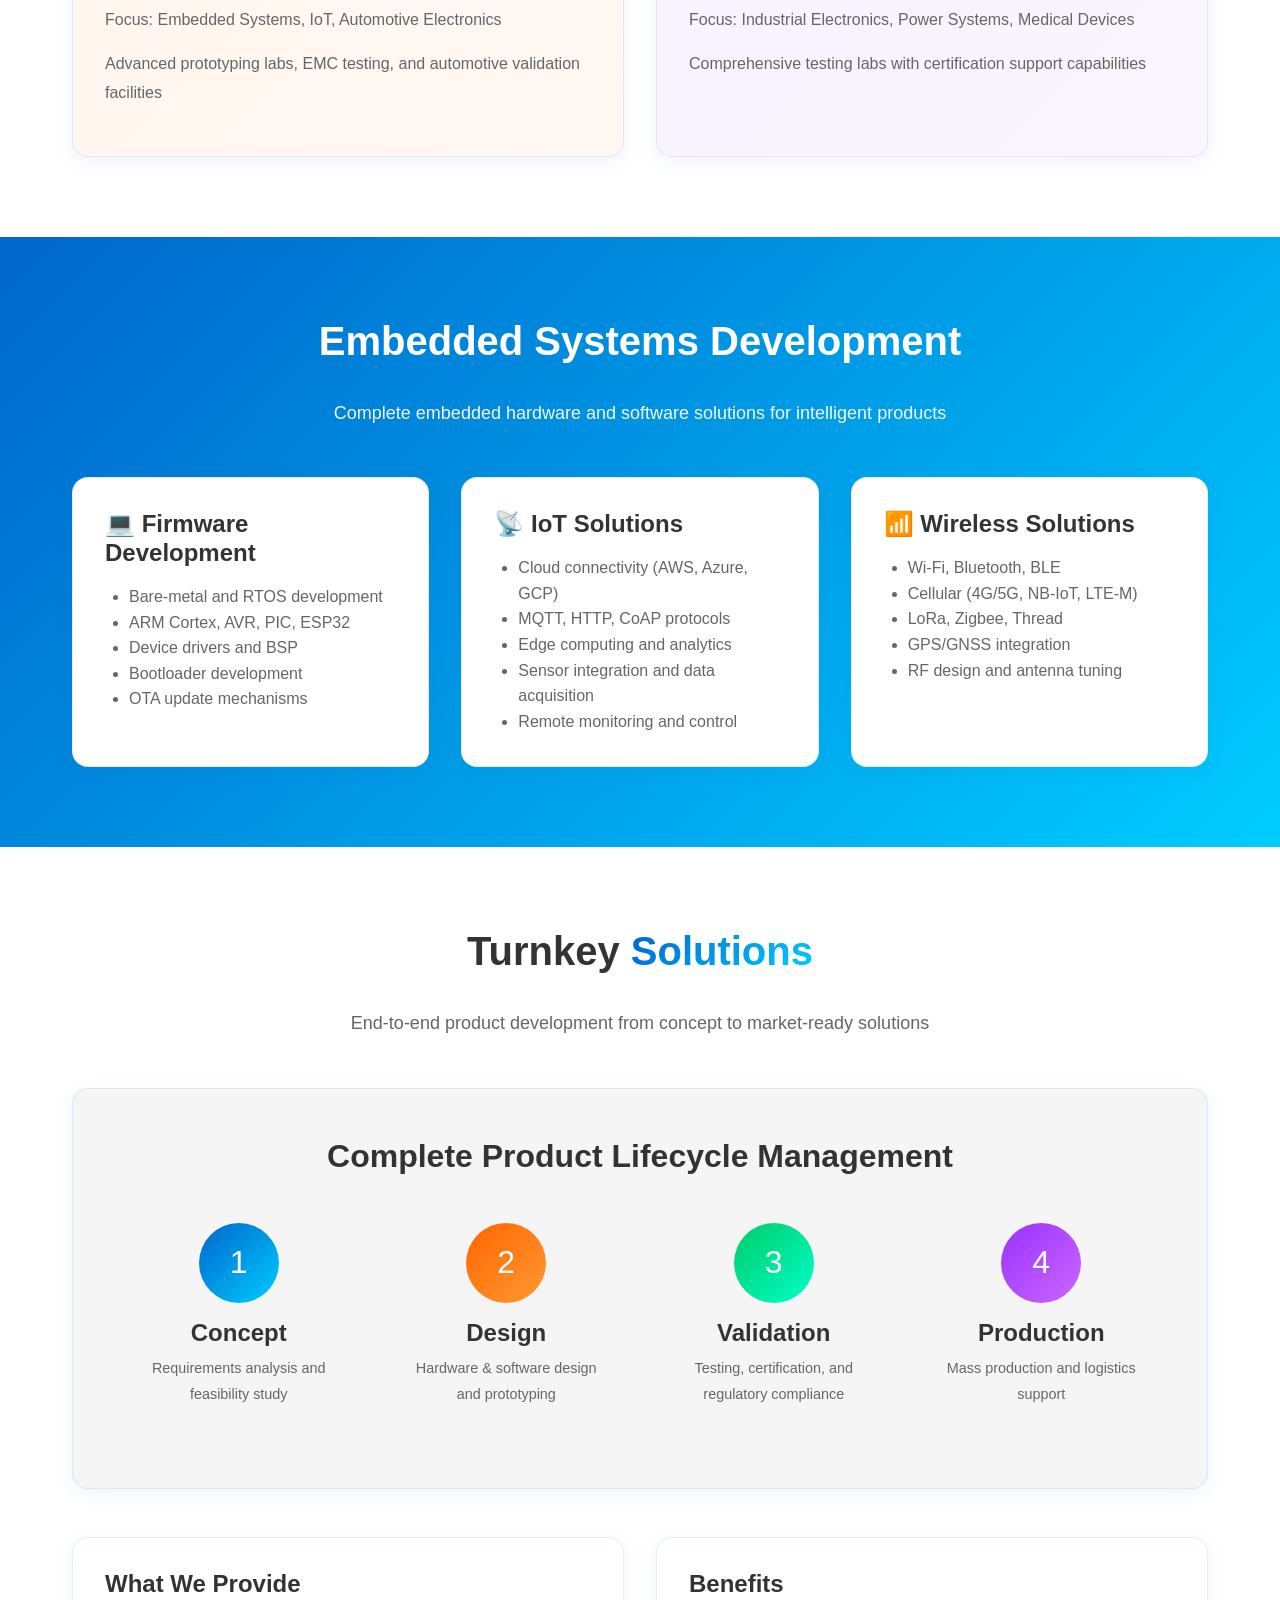
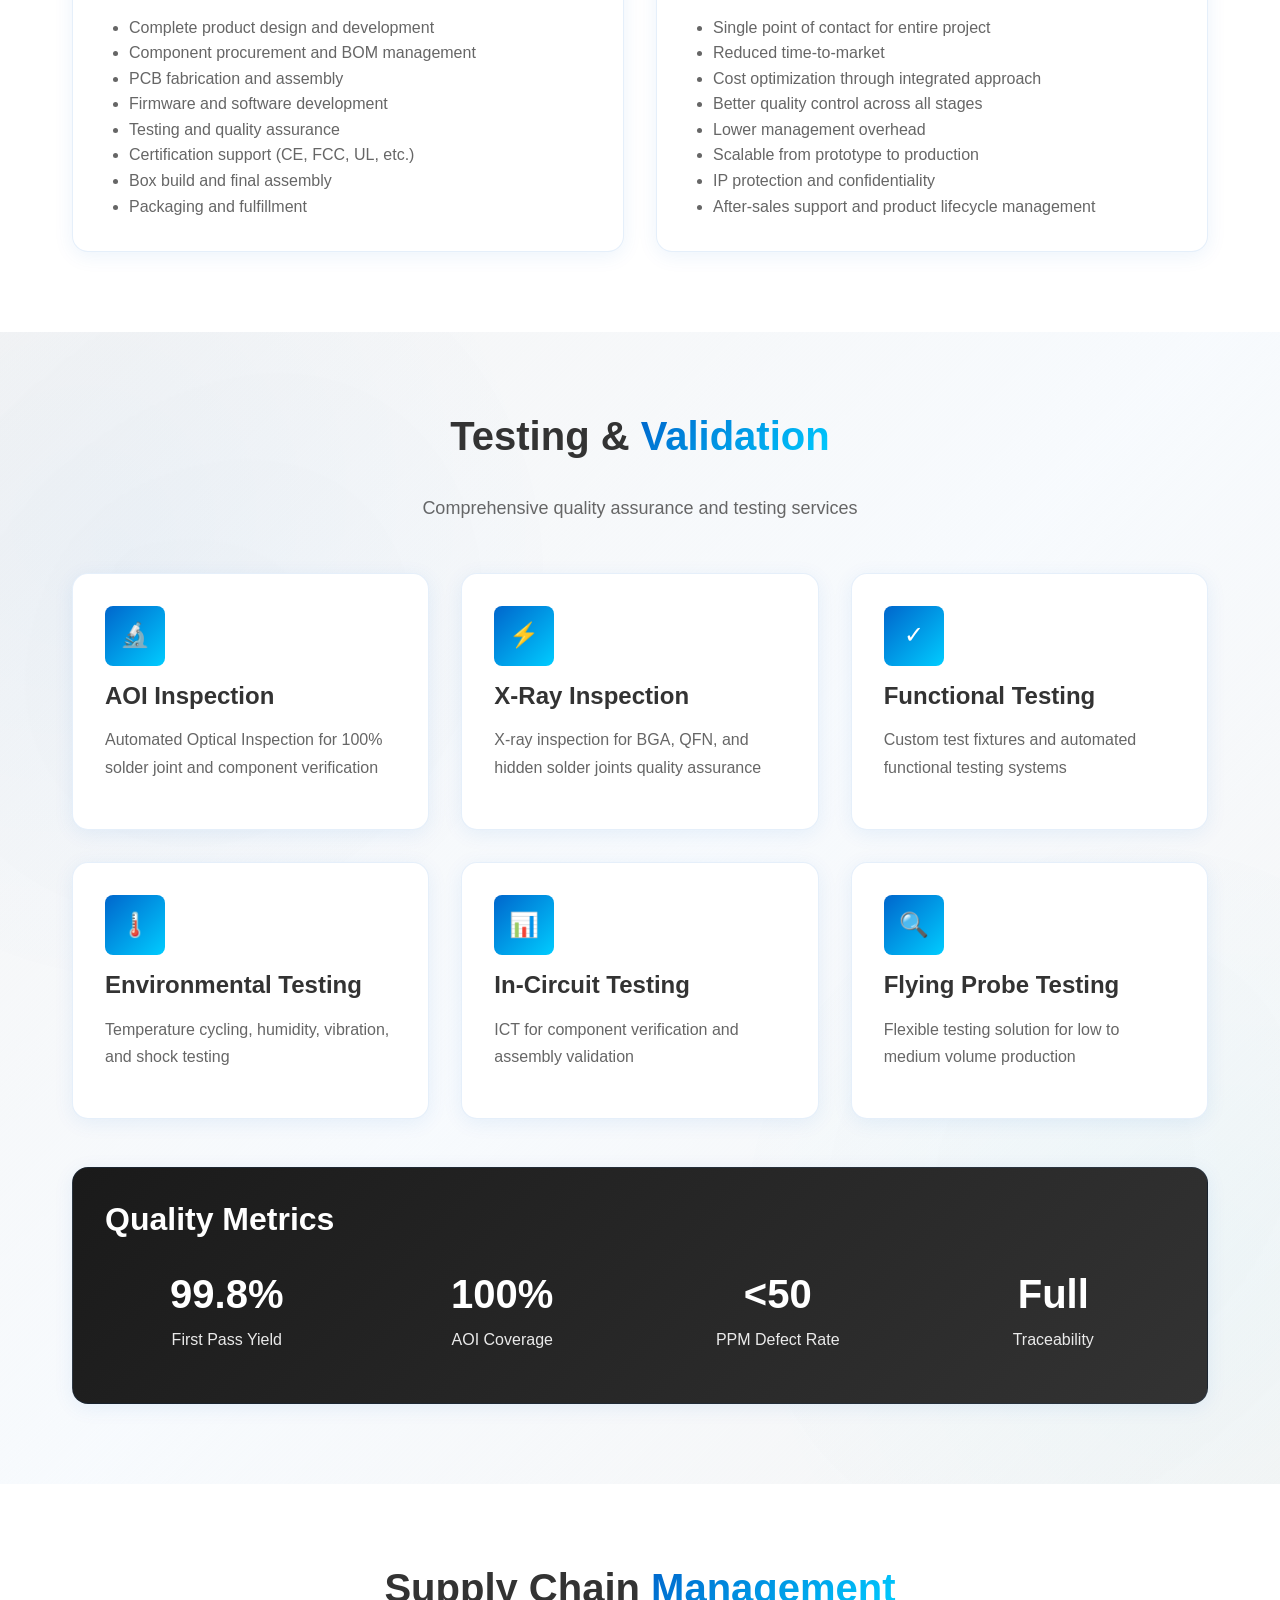
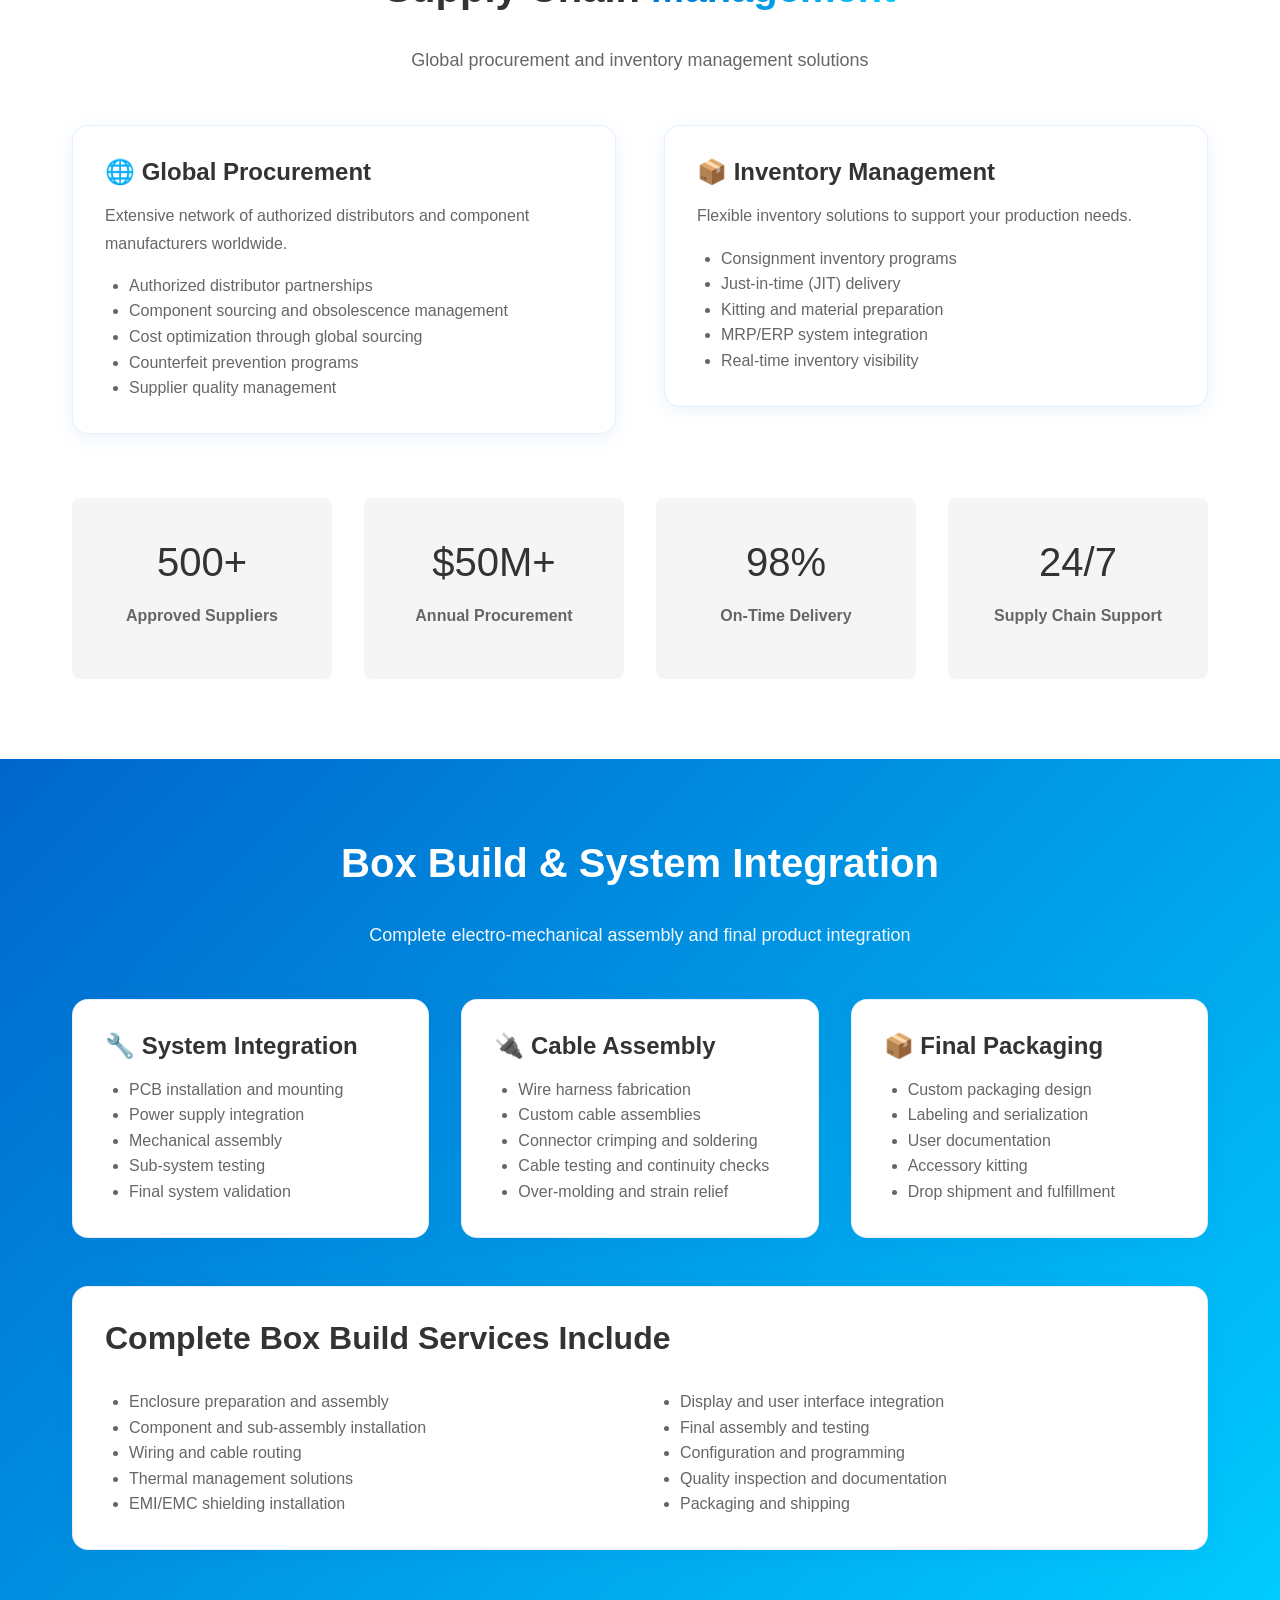
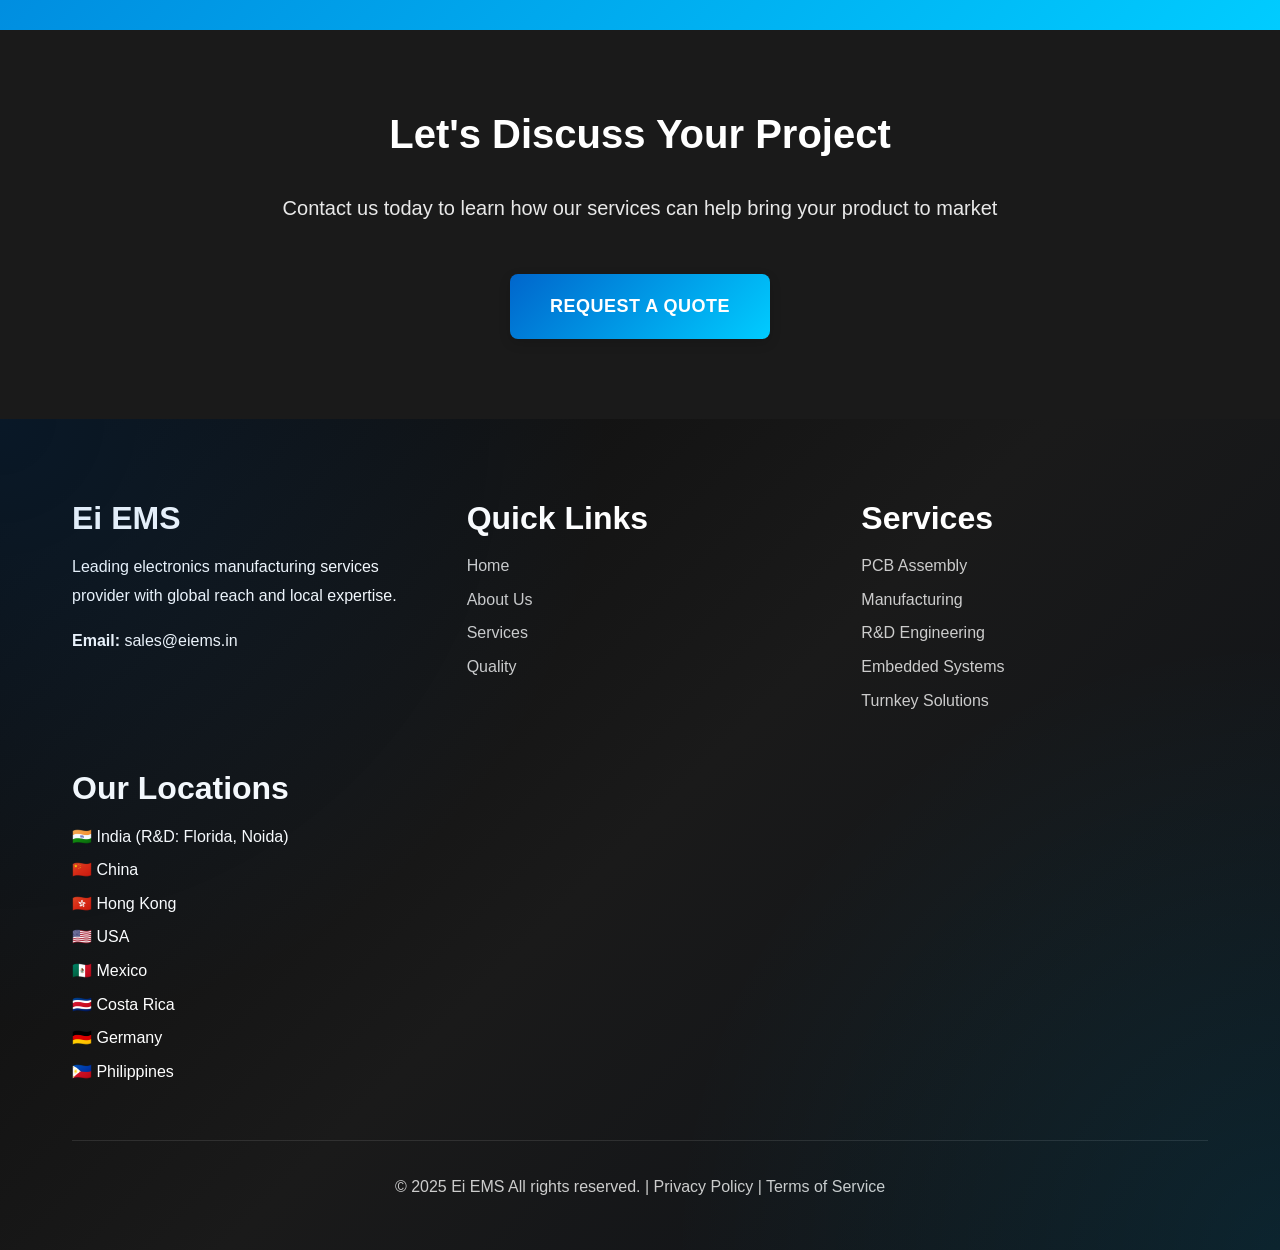
<file: services.html>
<!DOCTYPE html>
<html lang="en">
<head>
    <meta charset="UTF-8">
    <meta name="viewport" content="width=device-width, initial-scale=1.0">
    <meta name="description" content="Ei EMS Services - PCB Assembly, Manufacturing, R&D Engineering, Embedded Systems, Turnkey Solutions, Testing & Validation">
    <title>Our Services | Ei EMS</title>
    <link rel="stylesheet" href="assets/css/style.css">

    <!-- Favicon & Icons -->
    <link rel="icon" type="image/png" sizes="32x32" href="assets/images/favicon-32.png">
    <link rel="icon" type="image/png" sizes="16x16" href="assets/images/favicon-16.png">
    <link rel="apple-touch-icon" sizes="180x180" href="assets/images/apple-touch-icon.png">

    <!-- Open Graph Meta Tags -->
    <meta property="og:title" content="Our Services | Ei EMS">
    <meta property="og:description" content="PCB Assembly, Manufacturing, R&D Engineering, Embedded Systems, Turnkey Solutions, Testing & Validation">
    <meta property="og:image" content="assets/images/icon-512.png">
    <meta property="og:url" content="https://eiems.in/services.html">
    <meta property="og:type" content="website">
</head>
<body>

    <!-- Navigation -->
    <nav class="navbar" id="navbar">
        <div class="navbar-container">
            <a href="index.html" class="logo">
                <img src="assets/images/Logo.jpeg" alt="Ei EMS">
            </a>
            <div class="mobile-menu-toggle" id="mobileMenuToggle">
                <span></span>
                <span></span>
                <span></span>
            </div>
            <ul class="nav-menu" id="navMenu">
                <li><a href="index.html" class="nav-link">Home</a></li>
                <li><a href="about.html" class="nav-link">About Us</a></li>
                <li><a href="services.html" class="nav-link active">Services</a></li>
                <li><a href="quality.html" class="nav-link">Quality</a></li>
                <li class="nav-mobile-contact"><a href="contact.html" class="nav-link">Contact</a></li>
            </ul>
            <a href="contact.html" class="nav-cta">✦ Get a Quote</a>
        </div>
    </nav>

    <!-- Hero Section -->
    <section class="hero" style="min-height: 60vh;">
        <div class="container">
            <div class="hero-content text-center">
                <h1>Our Services</h1>
                <p>Comprehensive electronics manufacturing solutions from design to delivery</p>
            </div>
        </div>
    </section>

    <!-- PCB Assembly -->
    <section id="pcb">
        <div class="container">
            <div class="text-center mb-lg">
                <h2>PCB <span class="text-gradient">Assembly</span></h2>
                <p style="font-size: 1.125rem; color: var(--gray-medium); max-width: 800px; margin: 0 auto;">
                    Advanced surface mount and through-hole assembly with industry-leading quality standards
                </p>
            </div>

            <div class="grid grid-2" style="gap: var(--spacing-lg); margin-bottom: var(--spacing-lg);">
                <div class="card">
                    <div class="card-icon">🔧</div>
                    <h3 class="card-title">SMT Assembly</h3>
                    <p class="card-text" style="margin-bottom: var(--spacing-sm);">State-of-the-art surface mount technology lines with high-speed placement capabilities.</p>
                    <ul style="list-style: disc; padding-left: 1.5rem; color: var(--gray-medium);">
                        <li>01005 (0402 metric) component placement capability</li>
                        <li>Micro-BGA down to 0.3mm pitch</li>
                        <li>High-speed automated placement machines</li>
                        <li>Lead-free and RoHS compliant processes</li>
                        <li>Nitrogen reflow for sensitive components</li>
                    </ul>
                </div>

                <div class="card">
                    <div class="card-icon">🔩</div>
                    <h3 class="card-title">Through-Hole Assembly</h3>
                    <p class="card-text" style="margin-bottom: var(--spacing-sm);">Expert through-hole component assembly for power devices and connectors.</p>
                    <ul style="list-style: disc; padding-left: 1.5rem; color: var(--gray-medium);">
                        <li>Wave soldering and selective soldering</li>
                        <li>Hand soldering for complex assemblies</li>
                        <li>Press-fit and clinch nut installation</li>
                        <li>Mixed technology (SMT + through-hole)</li>
                        <li>Wire bonding and cable assembly</li>
                    </ul>
                </div>
            </div>

            <div class="grid grid-3">
                <div class="card" style="background: linear-gradient(135deg, #0066cc10 0%, #00ccff10 100%); border-left: 4px solid var(--primary-blue);">
                    <h4>IPC-A-610 Class 2 & 3</h4>
                    <p style="color: var(--gray-medium);">Certified workmanship standards for consumer and high-reliability products</p>
                </div>
                <div class="card" style="background: linear-gradient(135deg, #00cc6610 0%, #00ffcc10 100%); border-left: 4px solid var(--accent-green);">
                    <h4>Mixed Technology</h4>
                    <p style="color: var(--gray-medium);">Seamless integration of SMT and through-hole components on same board</p>
                </div>
                <div class="card" style="background: linear-gradient(135deg, #ff660010 0%, #ff993310 100%); border-left: 4px solid var(--accent-orange);">
                    <h4>Flexible Production</h4>
                    <p style="color: var(--gray-medium);">From prototype to high-volume production runs</p>
                </div>
            </div>
        </div>
    </section>

    <!-- Manufacturing -->
    <section id="manufacturing" class="section-light">
        <div class="container">
            <div class="text-center mb-lg">
                <h2>Advanced <span class="text-gradient">Manufacturing</span></h2>
                <p style="font-size: 1.125rem; color: var(--gray-medium);">
                    Cutting-edge manufacturing capabilities for complex electronic assemblies
                </p>
            </div>

            <div class="grid grid-4">
                <div class="card">
                    <div class="card-icon">💠</div>
                    <h4>Micro-BGA Assembly</h4>
                    <p class="card-text">Ultra-fine pitch BGA placement with X-ray inspection for perfect ball connections</p>
                </div>

                <div class="card">
                    <div class="card-icon">🛡️</div>
                    <h4>Conformal Coating</h4>
                    <p class="card-text">Automated selective coating for environmental protection and harsh conditions</p>
                </div>

                <div class="card">
                    <div class="card-icon">📦</div>
                    <h4>Box Build Assembly</h4>
                    <p class="card-text">Complete electro-mechanical assembly including enclosures and final integration</p>
                </div>

                <div class="card">
                    <div class="card-icon">🏭</div>
                    <h4>High Volume Production</h4>
                    <p class="card-text">Scalable manufacturing from thousands to millions of units annually</p>
                </div>
            </div>

            <div style="margin-top: var(--spacing-lg);">
                <div class="card" style="background: var(--gradient-primary); color: var(--white);">
                    <h3 style="color: var(--white); margin-bottom: var(--spacing-md);">Production Capabilities</h3>
                    <div class="grid grid-3" style="gap: var(--spacing-md);">
                        <div>
                            <h4 style="color: var(--white); font-size: 2rem; margin-bottom: 0.5rem;">3</h4>
                            <p style="opacity: 0.9;"> High speed SMT lines</p>
                        </div>
                        <div>
                            <h4 style="color: var(--white); font-size: 2rem; margin-bottom: 0.5rem;">99.8%</h4>
                            <p style="opacity: 0.9;">First Pass Yield</p>
                        </div>
                        <div>
                            <h4 style="color: var(--white); font-size: 2rem; margin-bottom: 0.5rem;">24/7</h4>
                            <p style="opacity: 0.9;">Production Availability</p>
                        </div>
                    </div>
                </div>
            </div>
        </div>
    </section>

    <!-- R&D Engineering -->
    <section id="rnd">
        <div class="container">
            <div class="text-center mb-lg">
                <h2>R&D <span class="text-gradient">Engineering</span></h2>
                <p style="font-size: 1.125rem; color: var(--gray-medium);">
                    Innovation-driven product development and engineering support
                </p>
            </div>

            <div class="grid grid-3">
                <div class="card">
                    <div class="card-icon">📐</div>
                    <h4 class="card-title">Product Design</h4>
                    <p class="card-text">Complete hardware design services from concept to production-ready designs</p>
                    <ul style="list-style: disc; padding-left: 1.5rem; color: var(--gray-medium); margin-top: var(--spacing-sm);">
                        <li>Circuit design and schematic capture</li>
                        <li>PCB layout (multi-layer, HDI)</li>
                        <li>Component selection and sourcing</li>
                        <li>Design validation and simulation</li>
                    </ul>
                </div>

                <div class="card">
                    <div class="card-icon">⚡</div>
                    <h4 class="card-title">Rapid Prototyping</h4>
                    <p class="card-text">Fast-track prototyping with quick turnaround times for design iterations</p>
                    <ul style="list-style: disc; padding-left: 1.5rem; color: var(--gray-medium); margin-top: var(--spacing-sm);">
                        <li>24-48 hour prototype assembly</li>
                        <li>Quick-turn PCB fabrication</li>
                        <li>Functional testing and validation</li>
                        <li>Design iteration support</li>
                    </ul>
                </div>

                <div class="card">
                    <div class="card-icon">🔍</div>
                    <h4 class="card-title">DFM Analysis</h4>
                    <p class="card-text">Design for Manufacturing optimization to ensure producibility and cost-effectiveness</p>
                    <ul style="list-style: disc; padding-left: 1.5rem; color: var(--gray-medium); margin-top: var(--spacing-sm);">
                        <li>Design rule checks (DRC)</li>
                        <li>Component placement optimization</li>
                        <li>Testability analysis (DFT)</li>
                        <li>Cost reduction recommendations</li>
                    </ul>
                </div>
            </div>

            <div style="margin-top: var(--spacing-lg);">
                <div class="grid grid-2">
                    <div class="card" style="background: linear-gradient(135deg, #ff660010 0%, #ff993310 100%);">
                        <h3>🇺🇸 Florida R&D Centre</h3>
                        <p style="color: var(--gray-medium); margin-bottom: var(--spacing-sm);">Focus: Embedded Systems, IoT, Automotive Electronics</p>
                        <p style="color: var(--gray-medium);">Advanced prototyping labs, EMC testing, and automotive validation facilities</p>
                    </div>
                    <div class="card" style="background: linear-gradient(135deg, #9933ff10 0%, #cc66ff10 100%);">
                        <h3>🇮🇳 Noida R&D Centre</h3>
                        <p style="color: var(--gray-medium); margin-bottom: var(--spacing-sm);">Focus: Industrial Electronics, Power Systems, Medical Devices</p>
                        <p style="color: var(--gray-medium);">Comprehensive testing labs with certification support capabilities</p>
                    </div>
                </div>
            </div>
        </div>
    </section>

    <!-- Embedded Systems -->
    <section id="embedded" class="section-gradient">
        <div class="container">
            <div class="text-center mb-lg">
                <h2 style="color: var(--white);">Embedded Systems Development</h2>
                <p style="font-size: 1.125rem; opacity: 0.95;">
                    Complete embedded hardware and software solutions for intelligent products
                </p>
            </div>

            <div class="grid grid-3">
                <div class="card">
                    <h4>💻 Firmware Development</h4>
                    <ul style="list-style: disc; padding-left: 1.5rem; color: var(--gray-medium);">
                        <li>Bare-metal and RTOS development</li>
                        <li>ARM Cortex, AVR, PIC, ESP32</li>
                        <li>Device drivers and BSP</li>
                        <li>Bootloader development</li>
                        <li>OTA update mechanisms</li>
                    </ul>
                </div>

                <div class="card">
                    <h4>📡 IoT Solutions</h4>
                    <ul style="list-style: disc; padding-left: 1.5rem; color: var(--gray-medium);">
                        <li>Cloud connectivity (AWS, Azure, GCP)</li>
                        <li>MQTT, HTTP, CoAP protocols</li>
                        <li>Edge computing and analytics</li>
                        <li>Sensor integration and data acquisition</li>
                        <li>Remote monitoring and control</li>
                    </ul>
                </div>

                <div class="card">
                    <h4>📶 Wireless Solutions</h4>
                    <ul style="list-style: disc; padding-left: 1.5rem; color: var(--gray-medium);">
                        <li>Wi-Fi, Bluetooth, BLE</li>
                        <li>Cellular (4G/5G, NB-IoT, LTE-M)</li>
                        <li>LoRa, Zigbee, Thread</li>
                        <li>GPS/GNSS integration</li>
                        <li>RF design and antenna tuning</li>
                    </ul>
                </div>
            </div>
        </div>
    </section>

    <!-- Turnkey Solutions -->
    <section id="turnkey">
        <div class="container">
            <div class="text-center mb-lg">
                <h2>Turnkey <span class="text-gradient">Solutions</span></h2>
                <p style="font-size: 1.125rem; color: var(--gray-medium);">
                    End-to-end product development from concept to market-ready solutions
                </p>
            </div>

            <div style="margin-bottom: var(--spacing-lg);">
                <div class="card" style="background: var(--light-bg); padding: var(--spacing-lg);">
                    <h3 class="text-center mb-md">Complete Product Lifecycle Management</h3>
                    <div class="grid grid-4">
                        <div style="text-align: center; padding: var(--spacing-sm);">
                            <div style="width: 80px; height: 80px; background: var(--gradient-primary); border-radius: 50%; margin: 0 auto var(--spacing-sm); display: flex; align-items: center; justify-content: center; font-size: 2rem; color: var(--white);">1</div>
                            <h4 style="margin-bottom: 0.5rem;">Concept</h4>
                            <p style="color: var(--gray-medium); font-size: 0.9rem;">Requirements analysis and feasibility study</p>
                        </div>
                        <div style="text-align: center; padding: var(--spacing-sm);">
                            <div style="width: 80px; height: 80px; background: var(--gradient-accent); border-radius: 50%; margin: 0 auto var(--spacing-sm); display: flex; align-items: center; justify-content: center; font-size: 2rem; color: var(--white);">2</div>
                            <h4 style="margin-bottom: 0.5rem;">Design</h4>
                            <p style="color: var(--gray-medium); font-size: 0.9rem;">Hardware & software design and prototyping</p>
                        </div>
                        <div style="text-align: center; padding: var(--spacing-sm);">
                            <div style="width: 80px; height: 80px; background: linear-gradient(135deg, #00cc66 0%, #00ffcc 100%); border-radius: 50%; margin: 0 auto var(--spacing-sm); display: flex; align-items: center; justify-content: center; font-size: 2rem; color: var(--white);">3</div>
                            <h4 style="margin-bottom: 0.5rem;">Validation</h4>
                            <p style="color: var(--gray-medium); font-size: 0.9rem;">Testing, certification, and regulatory compliance</p>
                        </div>
                        <div style="text-align: center; padding: var(--spacing-sm);">
                            <div style="width: 80px; height: 80px; background: linear-gradient(135deg, #9933ff 0%, #cc66ff 100%); border-radius: 50%; margin: 0 auto var(--spacing-sm); display: flex; align-items: center; justify-content: center; font-size: 2rem; color: var(--white);">4</div>
                            <h4 style="margin-bottom: 0.5rem;">Production</h4>
                            <p style="color: var(--gray-medium); font-size: 0.9rem;">Mass production and logistics support</p>
                        </div>
                    </div>
                </div>
            </div>

            <div class="grid grid-2">
                <div class="card">
                    <h4 style="margin-bottom: var(--spacing-sm);">What We Provide</h4>
                    <ul style="list-style: disc; padding-left: 1.5rem; color: var(--gray-medium);">
                        <li>Complete product design and development</li>
                        <li>Component procurement and BOM management</li>
                        <li>PCB fabrication and assembly</li>
                        <li>Firmware and software development</li>
                        <li>Testing and quality assurance</li>
                        <li>Certification support (CE, FCC, UL, etc.)</li>
                        <li>Box build and final assembly</li>
                        <li>Packaging and fulfillment</li>
                    </ul>
                </div>
                <div class="card">
                    <h4 style="margin-bottom: var(--spacing-sm);">Benefits</h4>
                    <ul style="list-style: disc; padding-left: 1.5rem; color: var(--gray-medium);">
                        <li>Single point of contact for entire project</li>
                        <li>Reduced time-to-market</li>
                        <li>Cost optimization through integrated approach</li>
                        <li>Better quality control across all stages</li>
                        <li>Lower management overhead</li>
                        <li>Scalable from prototype to production</li>
                        <li>IP protection and confidentiality</li>
                        <li>After-sales support and product lifecycle management</li>
                    </ul>
                </div>
            </div>
        </div>
    </section>

    <!-- Testing & Validation -->
    <section id="testing" class="section-light">
        <div class="container">
            <div class="text-center mb-lg">
                <h2>Testing & <span class="text-gradient">Validation</span></h2>
                <p style="font-size: 1.125rem; color: var(--gray-medium);">
                    Comprehensive quality assurance and testing services
                </p>
            </div>

            <div class="grid grid-3">
                <div class="card">
                    <div class="card-icon">🔬</div>
                    <h4 class="card-title">AOI Inspection</h4>
                    <p class="card-text">Automated Optical Inspection for 100% solder joint and component verification</p>
                </div>

                <div class="card">
                    <div class="card-icon">⚡</div>
                    <h4 class="card-title">X-Ray Inspection</h4>
                    <p class="card-text">X-ray inspection for BGA, QFN, and hidden solder joints quality assurance</p>
                </div>

                <div class="card">
                    <div class="card-icon">✓</div>
                    <h4 class="card-title">Functional Testing</h4>
                    <p class="card-text">Custom test fixtures and automated functional testing systems</p>
                </div>

                <div class="card">
                    <div class="card-icon">🌡️</div>
                    <h4 class="card-title">Environmental Testing</h4>
                    <p class="card-text">Temperature cycling, humidity, vibration, and shock testing</p>
                </div>

                <div class="card">
                    <div class="card-icon">📊</div>
                    <h4 class="card-title">In-Circuit Testing</h4>
                    <p class="card-text">ICT for component verification and assembly validation</p>
                </div>

                <div class="card">
                    <div class="card-icon">🔍</div>
                    <h4 class="card-title">Flying Probe Testing</h4>
                    <p class="card-text">Flexible testing solution for low to medium volume production</p>
                </div>
            </div>

            <div style="margin-top: var(--spacing-lg);">
                <div class="card" style="background: var(--gradient-dark); color: var(--white);">
                    <h3 style="color: var(--white); margin-bottom: var(--spacing-md);">Quality Metrics</h3>
                    <div class="grid grid-4">
                        <div style="text-align: center;">
                            <h4 style="color: var(--white); font-size: 2.5rem; margin-bottom: 0.5rem;">99.8%</h4>
                            <p style="opacity: 0.9;">First Pass Yield</p>
                        </div>
                        <div style="text-align: center;">
                            <h4 style="color: var(--white); font-size: 2.5rem; margin-bottom: 0.5rem;">100%</h4>
                            <p style="opacity: 0.9;">AOI Coverage</p>
                        </div>
                        <div style="text-align: center;">
                            <h4 style="color: var(--white); font-size: 2.5rem; margin-bottom: 0.5rem;">&lt;50</h4>
                            <p style="opacity: 0.9;">PPM Defect Rate</p>
                        </div>
                        <div style="text-align: center;">
                            <h4 style="color: var(--white); font-size: 2.5rem; margin-bottom: 0.5rem;">Full</h4>
                            <p style="opacity: 0.9;">Traceability</p>
                        </div>
                    </div>
                </div>
            </div>
        </div>
    </section>

    <!-- Supply Chain -->
    <section id="supply-chain">
        <div class="container">
            <div class="text-center mb-lg">
                <h2>Supply Chain <span class="text-gradient">Management</span></h2>
                <p style="font-size: 1.125rem; color: var(--gray-medium);">
                    Global procurement and inventory management solutions
                </p>
            </div>

            <div class="grid grid-2" style="gap: var(--spacing-lg);">
                <div>
                    <div class="card" style="height: auto; margin-bottom: var(--spacing-md);">
                        <h3 class="card-title">🌐 Global Procurement</h3>
                        <p class="card-text" style="margin-bottom: var(--spacing-sm);">Extensive network of authorized distributors and component manufacturers worldwide.</p>
                        <ul style="list-style: disc; padding-left: 1.5rem; color: var(--gray-medium);">
                            <li>Authorized distributor partnerships</li>
                            <li>Component sourcing and obsolescence management</li>
                            <li>Cost optimization through global sourcing</li>
                            <li>Counterfeit prevention programs</li>
                            <li>Supplier quality management</li>
                        </ul>
                    </div>
                </div>

                <div>
                    <div class="card" style="height: auto; margin-bottom: var(--spacing-md);">
                        <h3 class="card-title">📦 Inventory Management</h3>
                        <p class="card-text" style="margin-bottom: var(--spacing-sm);">Flexible inventory solutions to support your production needs.</p>
                        <ul style="list-style: disc; padding-left: 1.5rem; color: var(--gray-medium);">
                            <li>Consignment inventory programs</li>
                            <li>Just-in-time (JIT) delivery</li>
                            <li>Kitting and material preparation</li>
                            <li>MRP/ERP system integration</li>
                            <li>Real-time inventory visibility</li>
                        </ul>
                    </div>
                </div>
            </div>

            <div class="grid grid-4" style="margin-top: var(--spacing-md);">
                <div class="text-center" style="padding: var(--spacing-md); background: var(--light-bg); border-radius: var(--radius-md);">
                    <div style="font-size: 2.5rem; margin-bottom: 0.5rem;">500+</div>
                    <p style="color: var(--gray-medium); font-weight: 600;">Approved Suppliers</p>
                </div>
                <div class="text-center" style="padding: var(--spacing-md); background: var(--light-bg); border-radius: var(--radius-md);">
                    <div style="font-size: 2.5rem; margin-bottom: 0.5rem;">$50M+</div>
                    <p style="color: var(--gray-medium); font-weight: 600;">Annual Procurement</p>
                </div>
                <div class="text-center" style="padding: var(--spacing-md); background: var(--light-bg); border-radius: var(--radius-md);">
                    <div style="font-size: 2.5rem; margin-bottom: 0.5rem;">98%</div>
                    <p style="color: var(--gray-medium); font-weight: 600;">On-Time Delivery</p>
                </div>
                <div class="text-center" style="padding: var(--spacing-md); background: var(--light-bg); border-radius: var(--radius-md);">
                    <div style="font-size: 2.5rem; margin-bottom: 0.5rem;">24/7</div>
                    <p style="color: var(--gray-medium); font-weight: 600;">Supply Chain Support</p>
                </div>
            </div>
        </div>
    </section>

    <!-- Box Build -->
    <section id="box-build" class="section-gradient">
        <div class="container">
            <div class="text-center mb-lg">
                <h2 style="color: var(--white);">Box Build & System Integration</h2>
                <p style="font-size: 1.125rem; opacity: 0.95;">
                    Complete electro-mechanical assembly and final product integration
                </p>
            </div>

            <div class="grid grid-3">
                <div class="card">
                    <h4>🔧 System Integration</h4>
                    <ul style="list-style: disc; padding-left: 1.5rem; color: var(--gray-medium);">
                        <li>PCB installation and mounting</li>
                        <li>Power supply integration</li>
                        <li>Mechanical assembly</li>
                        <li>Sub-system testing</li>
                        <li>Final system validation</li>
                    </ul>
                </div>

                <div class="card">
                    <h4>🔌 Cable Assembly</h4>
                    <ul style="list-style: disc; padding-left: 1.5rem; color: var(--gray-medium);">
                        <li>Wire harness fabrication</li>
                        <li>Custom cable assemblies</li>
                        <li>Connector crimping and soldering</li>
                        <li>Cable testing and continuity checks</li>
                        <li>Over-molding and strain relief</li>
                    </ul>
                </div>

                <div class="card">
                    <h4>📦 Final Packaging</h4>
                    <ul style="list-style: disc; padding-left: 1.5rem; color: var(--gray-medium);">
                        <li>Custom packaging design</li>
                        <li>Labeling and serialization</li>
                        <li>User documentation</li>
                        <li>Accessory kitting</li>
                        <li>Drop shipment and fulfillment</li>
                    </ul>
                </div>
            </div>

            <div style="margin-top: var(--spacing-lg);">
                <div class="card">
                    <h3 class="mb-md">Complete Box Build Services Include</h3>
                    <div class="grid grid-2">
                        <ul style="list-style: disc; padding-left: 1.5rem; color: var(--gray-medium);">
                            <li>Enclosure preparation and assembly</li>
                            <li>Component and sub-assembly installation</li>
                            <li>Wiring and cable routing</li>
                            <li>Thermal management solutions</li>
                            <li>EMI/EMC shielding installation</li>
                        </ul>
                        <ul style="list-style: disc; padding-left: 1.5rem; color: var(--gray-medium);">
                            <li>Display and user interface integration</li>
                            <li>Final assembly and testing</li>
                            <li>Configuration and programming</li>
                            <li>Quality inspection and documentation</li>
                            <li>Packaging and shipping</li>
                        </ul>
                    </div>
                </div>
            </div>
        </div>
    </section>

    <!-- CTA Section -->
    <section class="section-dark">
        <div class="container text-center">
            <h2 style="color: var(--white); margin-bottom: var(--spacing-md);">Let's Discuss Your Project</h2>
            <p style="font-size: 1.25rem; margin-bottom: var(--spacing-lg); opacity: 0.9;">
                Contact us today to learn how our services can help bring your product to market
            </p>
            <div style="display: flex; gap: var(--spacing-sm); justify-content: center; flex-wrap: wrap;">
                <a href="contact.html" class="btn btn-primary btn-large">Request a Quote</a>
                <!-- <a href="case-studies.html" class="btn btn-outline btn-large" style="border-color: var(--white); color: var(--white);">View Case Studies</a> -->
            </div>
        </div>
    </section>

    <!-- Footer -->
    <footer class="footer">
        <div class="container">
            <div class="footer-content">
                <div class="footer-section">
                    <h3>Ei EMS</h3>
                    <p>Leading electronics manufacturing services provider with global reach and local expertise.</p>
                    <p style="margin-top: var(--spacing-sm);"><strong>Email:</strong> sales@eiems.in</p>
                </div>
                <div class="footer-section">
                    <h3>Quick Links</h3>
                    <ul>
                        <li><a href="index.html">Home</a></li>
                        <li><a href="about.html">About Us</a></li>
                        <li><a href="services.html">Services</a></li>
                        <!-- <li><a href="case-studies.html">Case Studies</a></li> -->
                        <li><a href="quality.html">Quality</a></li>
                    </ul>
                </div>
                <div class="footer-section">
                    <h3>Services</h3>
                    <ul>
                        <li><a href="services.html#pcb">PCB Assembly</a></li>
                        <li><a href="services.html#manufacturing">Manufacturing</a></li>
                        <li><a href="services.html#rnd">R&D Engineering</a></li>
                        <li><a href="services.html#embedded">Embedded Systems</a></li>
                        <li><a href="services.html#turnkey">Turnkey Solutions</a></li>
                    </ul>
                </div>
                <div class="footer-section">
                    <h3>Our Locations</h3>
                    <ul>
                        <li>🇮🇳 India (R&D: Florida, Noida)</li>
                        <li>🇨🇳 China</li>
                        <li>🇭🇰 Hong Kong</li>
                        <li>🇺🇸 USA</li>
                        <li>🇲🇽 Mexico</li>
                        <li>🇨🇷 Costa Rica</li>
                        <li>🇩🇪 Germany</li>
                        <li>🇵🇭 Philippines</li>
                    </ul>
                </div>
            </div>
            <div class="footer-bottom">
                <p>&copy; 2025 Ei EMS All rights reserved. | <a href="#">Privacy Policy</a> | <a href="#">Terms of Service</a></p>
            </div>
        </div>
    </footer>

    <script src="assets/js/main.js"></script>
</body>
</html>
</file>
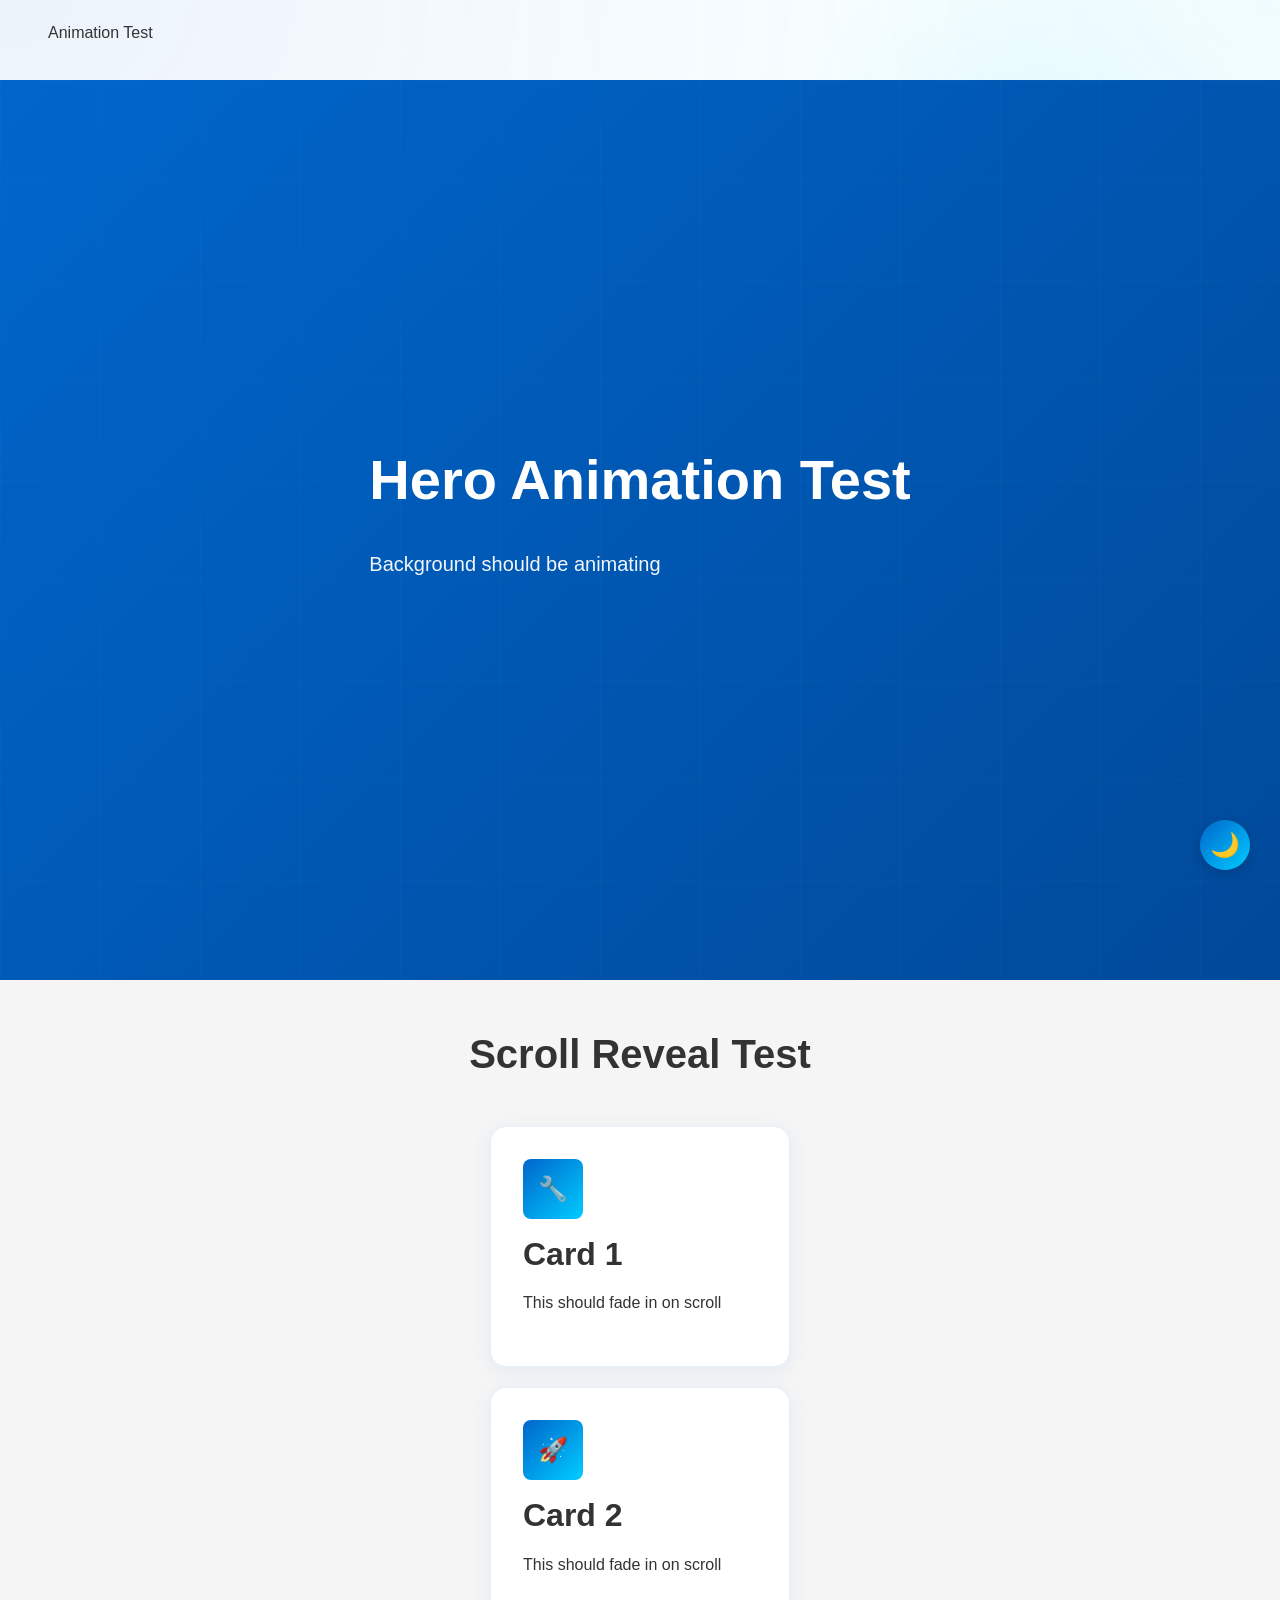
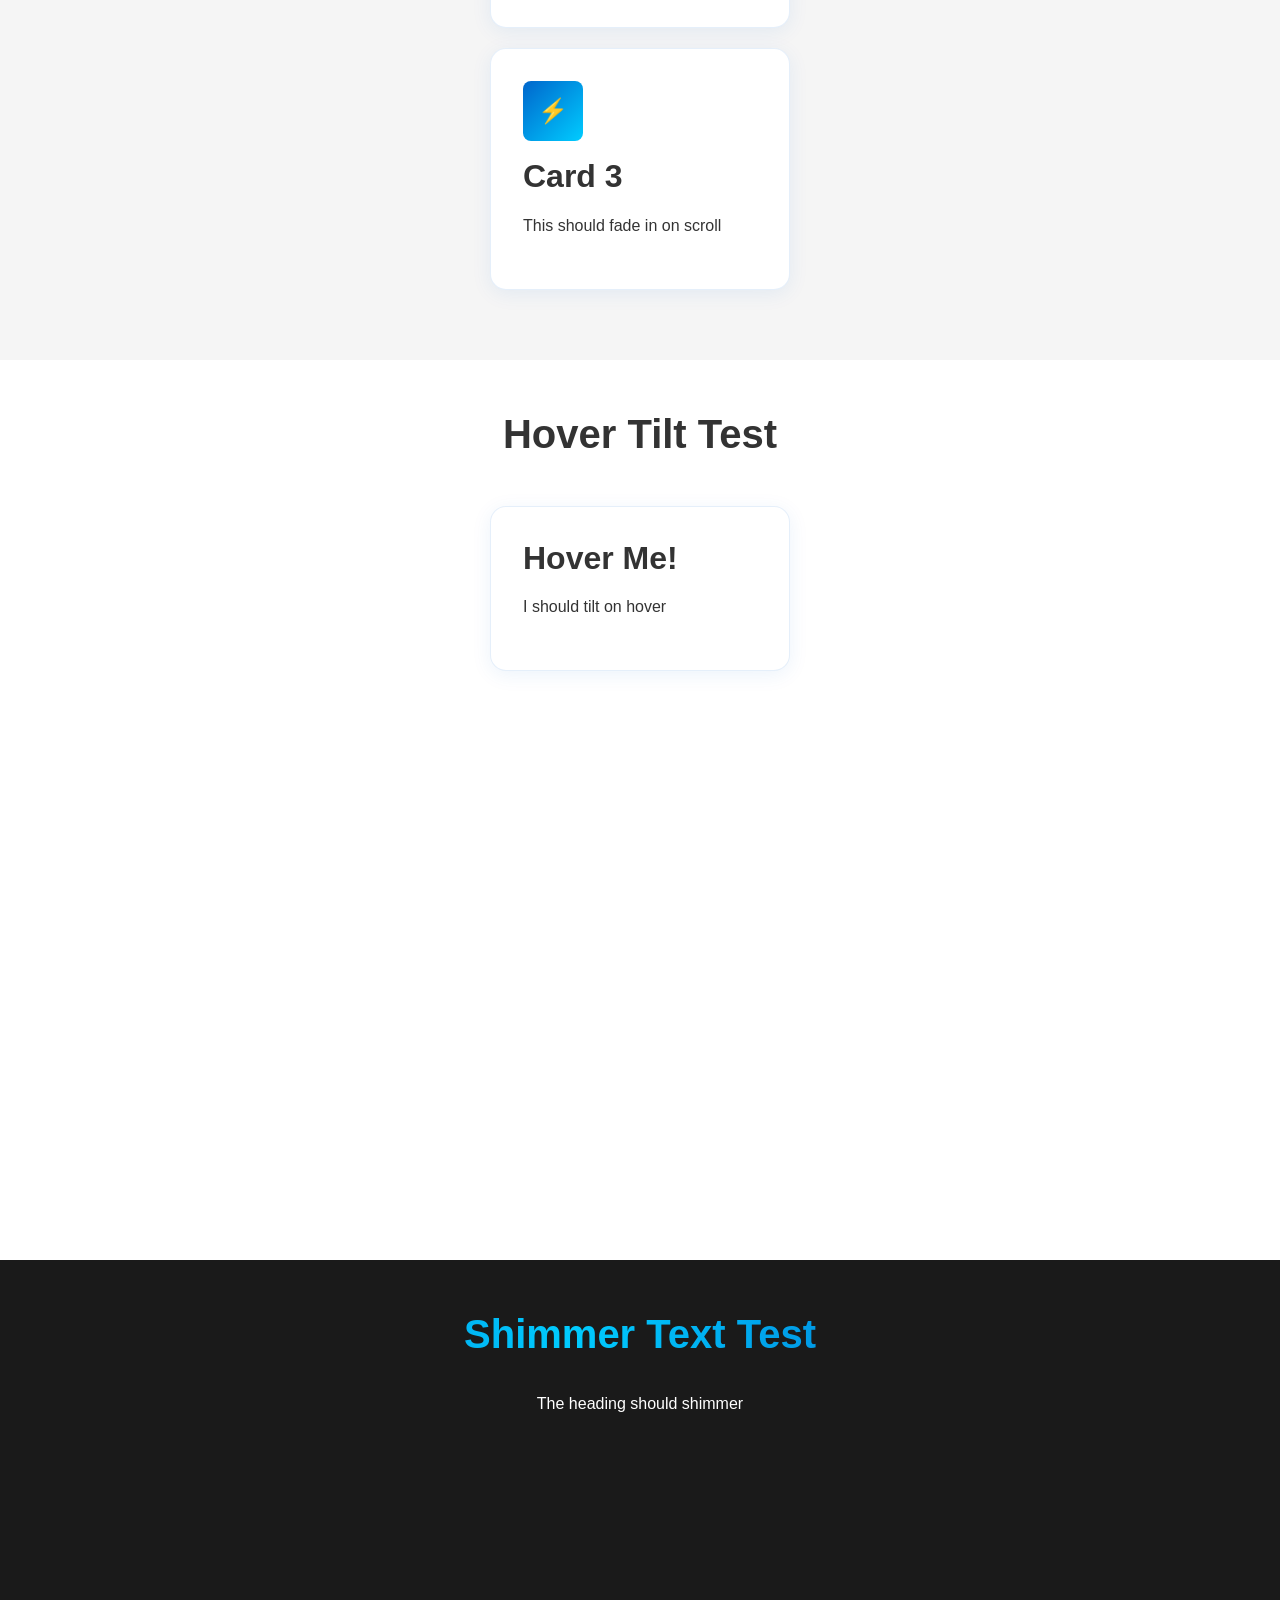
<file: test_animations.html>
<!DOCTYPE html>
<html lang="en">
<head>
    <meta charset="UTF-8">
    <meta name="viewport" content="width=device-width, initial-scale=1.0">
    <title>Animation Test - Ei EMS</title>
    <link rel="stylesheet" href="assets/css/style.css">
    <style>
        body { padding-top: 80px; }
        .test-section { min-height: 100vh; padding: 50px 20px; }
        .test-card { margin: 20px auto; max-width: 300px; }
        .status { position: fixed; top: 100px; right: 20px; background: #0066cc; color: white; padding: 20px; border-radius: 8px; max-width: 300px; }
    </style>
</head>
<body>
    <div class="status">
        <h3>Animation Status:</h3>
        <div id="animationStatus"></div>
    </div>

    <nav class="navbar">
        <div class="navbar-container">
            <div class="logo">Animation Test</div>
        </div>
    </nav>

    <!-- Hero Test -->
    <section class="hero">
        <div class="container">
            <h1>Hero Animation Test</h1>
            <p>Background should be animating</p>
        </div>
    </section>

    <!-- Scroll Reveal Test -->
    <div class="test-section" style="background: var(--bg-secondary);">
        <div class="container">
            <h2 class="text-center mb-lg">Scroll Reveal Test</h2>
            <div class="test-card card scroll-reveal">
                <div class="card-icon animate-pulse">🔧</div>
                <h3>Card 1</h3>
                <p>This should fade in on scroll</p>
            </div>
            <div class="test-card card scroll-reveal">
                <div class="card-icon animate-pulse">🚀</div>
                <h3>Card 2</h3>
                <p>This should fade in on scroll</p>
            </div>
            <div class="test-card card scroll-reveal">
                <div class="card-icon animate-pulse">⚡</div>
                <h3>Card 3</h3>
                <p>This should fade in on scroll</p>
            </div>
        </div>
    </div>

    <!-- Tilt Effect Test -->
    <div class="test-section">
        <div class="container">
            <h2 class="text-center mb-lg">Hover Tilt Test</h2>
            <div class="test-card card card-tilt">
                <h3>Hover Me!</h3>
                <p>I should tilt on hover</p>
            </div>
        </div>
    </div>

    <!-- Shimmer Text Test -->
    <div class="test-section" style="background: var(--dark-bg); color: white;">
        <div class="container text-center">
            <h2 class="text-shimmer">Shimmer Text Test</h2>
            <p>The heading should shimmer</p>
        </div>
    </div>

    <button class="theme-toggle" id="themeToggle">🌙</button>

    <script src="assets/js/main.js"></script>
    <script>
        // Check animation status
        setTimeout(() => {
            const status = document.getElementById('animationStatus');
            let checks = [];
            
            // Check if scroll reveal exists
            const scrollReveals = document.querySelectorAll('.scroll-reveal');
            checks.push(`Scroll Reveal Elements: ${scrollReveals.length}`);
            
            // Check if CSS animations loaded
            const testCard = document.querySelector('.card');
            if (testCard) {
                const styles = window.getComputedStyle(testCard);
                checks.push(`Card Transition: ${styles.transition}`);
            }
            
            // Check hero animation
            const hero = document.querySelector('.hero');
            if (hero) {
                const heroStyles = window.getComputedStyle(hero);
                checks.push(`Hero Animation: ${heroStyles.animation ? 'Yes' : 'No'}`);
            }
            
            status.innerHTML = checks.join('<br>');
        }, 1000);

        // Test scroll reveal manually
        console.log('Testing animations...');
        console.log('Scroll reveal elements:', document.querySelectorAll('.scroll-reveal').length);
        console.log('Theme toggle:', document.getElementById('themeToggle') ? 'Found' : 'Not found');
    </script>
</body>
</html>
</file>
<file: assets/css/style.css>
/**
 * Ei EMS - Main Stylesheet
 * Professional Electronics Manufacturing Services Website
 * Modern, Colorful, High-Tech Design
 *
 * Color Scheme:
 * Primary Blue: #0066cc
 * Secondary Blue: #004999
 * Accent Orange: #ff6600
 * Tech Green: #00cc66
 * Dark Gray: #1a1a1a
 * Light Gray: #f5f5f5
 */

/* ========================================
   1. CSS VARIABLES & ROOT SETTINGS
   ======================================== */

:root {
    /* Primary Colors */
    --primary-blue: #0066cc;
    --primary-dark: #004999;
    --primary-light: #3399ff;

    /* Accent Colors */
    --accent-orange: #ff6600;
    --accent-green: #00cc66;
    --accent-purple: #9933ff;
    --accent-cyan: #00ccff;

    /* Neutral Colors - Light Theme */
    --dark-bg: #1a1a1a;
    --gray-dark: #333333;
    --gray-medium: #666666;
    --gray-light: #cccccc;
    --white: #ffffff;
    --light-bg: #f5f5f5;

    /* Dynamic Theme Colors */
    --bg-primary: #ffffff;
    --bg-secondary: #f5f5f5;
    --text-primary: #333333;
    --text-secondary: #666666;
    --border-color: #cccccc;
    --card-bg: #ffffff;
    --navbar-bg: rgba(255, 255, 255, 0.98);

    /* Gradients */
    --gradient-primary: linear-gradient(135deg, #0066cc 0%, #00ccff 100%);
    --gradient-accent: linear-gradient(135deg, #ff6600 0%, #ff9933 100%);
    --gradient-dark: linear-gradient(135deg, #1a1a1a 0%, #333333 100%);

    /* Typography */
    --font-primary: 'Segoe UI', 'Roboto', 'Arial', sans-serif;
    --font-heading: 'Helvetica Neue', 'Arial', sans-serif;

    /* Spacing */
    --spacing-xs: 0.5rem;
    --spacing-sm: 1rem;
    --spacing-md: 2rem;
    --spacing-lg: 3rem;
    --spacing-xl: 5rem;

    /* Border Radius */
    --radius-sm: 4px;
    --radius-md: 8px;
    --radius-lg: 16px;

    /* Shadows */
    --shadow-sm: 0 2px 4px rgba(0,0,0,0.1);
    --shadow-md: 0 4px 12px rgba(0,0,0,0.15);
    --shadow-lg: 0 8px 24px rgba(0,0,0,0.2);

    /* Transitions */
    --transition-fast: 0.2s ease;
    --transition-normal: 0.3s ease;
    --transition-slow: 0.5s ease;
}

/* Dark Theme Variables */
[data-theme="dark"] {
    --bg-primary: #0a0a0a;
    --bg-secondary: #1a1a1a;
    --text-primary: #e0e0e0;
    --text-secondary: #a0a0a0;
    --border-color: #333333;
    --card-bg: #1a1a1a;
    --navbar-bg: rgba(26, 26, 26, 0.98);

    --light-bg: #1a1a1a;
    --shadow-sm: 0 2px 4px rgba(0,0,0,0.3);
    --shadow-md: 0 4px 12px rgba(0,0,0,0.4);
    --shadow-lg: 0 8px 24px rgba(0,0,0,0.5);
}


/* ========================================
   2. RESET & BASE STYLES
   ======================================== */

* {
    margin: 0;
    padding: 0;
    box-sizing: border-box;
}

html {
    scroll-behavior: smooth;
    font-size: 16px;
}

body {
    font-family: var(--font-primary);
    line-height: 1.6;
    color: var(--text-primary);
    background: var(--bg-primary);
    overflow-x: hidden;
    transition: background 0.5s ease, color 0.3s ease;
    position: relative;
}

/* Stunning Animated Background */
body::before {
    content: '';
    position: fixed;
    top: 0;
    left: 0;
    width: 100%;
    height: 100%;
    background:
        radial-gradient(ellipse at 0% 0%, rgba(0, 102, 204, 0.08) 0%, transparent 50%),
        radial-gradient(ellipse at 100% 0%, rgba(0, 204, 255, 0.06) 0%, transparent 50%),
        radial-gradient(ellipse at 100% 100%, rgba(153, 51, 255, 0.05) 0%, transparent 50%),
        radial-gradient(ellipse at 0% 100%, rgba(0, 204, 102, 0.06) 0%, transparent 50%);
    z-index: -2;
    animation: backgroundPulse 20s ease-in-out infinite;
}

/* Floating Orbs Effect */
body::after {
    content: '';
    position: fixed;
    top: 0;
    left: 0;
    width: 100%;
    height: 100%;
    background:
        radial-gradient(circle at 20% 80%, rgba(0, 102, 204, 0.1) 0%, transparent 20%),
        radial-gradient(circle at 80% 20%, rgba(0, 204, 255, 0.08) 0%, transparent 20%),
        radial-gradient(circle at 40% 40%, rgba(255, 102, 0, 0.04) 0%, transparent 15%),
        radial-gradient(circle at 60% 60%, rgba(0, 204, 102, 0.05) 0%, transparent 15%);
    z-index: -1;
    animation: floatingOrbs 30s ease-in-out infinite alternate;
    pointer-events: none;
}

@keyframes backgroundPulse {
    0%, 100% {
        opacity: 1;
        transform: scale(1);
    }
    50% {
        opacity: 0.8;
        transform: scale(1.02);
    }
}

@keyframes floatingOrbs {
    0% {
        transform: translate(0, 0) rotate(0deg);
    }
    25% {
        transform: translate(2%, 3%) rotate(1deg);
    }
    50% {
        transform: translate(-1%, 2%) rotate(-1deg);
    }
    75% {
        transform: translate(1%, -2%) rotate(0.5deg);
    }
    100% {
        transform: translate(-2%, -1%) rotate(-0.5deg);
    }
}

/* Dark Mode Background */
[data-theme="dark"] body::before {
    background:
        radial-gradient(ellipse at 0% 0%, rgba(0, 102, 204, 0.15) 0%, transparent 50%),
        radial-gradient(ellipse at 100% 0%, rgba(0, 204, 255, 0.1) 0%, transparent 50%),
        radial-gradient(ellipse at 100% 100%, rgba(153, 51, 255, 0.12) 0%, transparent 50%),
        radial-gradient(ellipse at 0% 100%, rgba(0, 204, 102, 0.1) 0%, transparent 50%);
}

[data-theme="dark"] body::after {
    background:
        radial-gradient(circle at 20% 80%, rgba(0, 102, 204, 0.2) 0%, transparent 20%),
        radial-gradient(circle at 80% 20%, rgba(0, 204, 255, 0.15) 0%, transparent 20%),
        radial-gradient(circle at 40% 40%, rgba(255, 102, 0, 0.08) 0%, transparent 15%),
        radial-gradient(circle at 60% 60%, rgba(0, 204, 102, 0.1) 0%, transparent 15%);
}

img {
    max-width: 100%;
    height: auto;
    display: block;
}

a {
    text-decoration: none;
    color: inherit;
    transition: var(--transition-fast);
}

ul, ol {
    list-style: none;
}


/* ========================================
   3. TYPOGRAPHY
   ======================================== */

h1, h2, h3, h4, h5, h6 {
    font-family: var(--font-heading);
    font-weight: 700;
    line-height: 1.2;
    margin-bottom: var(--spacing-sm);
    color: var(--text-primary);
}

h1 {
    font-size: 3rem;
    margin-bottom: var(--spacing-md);
}

h2 {
    font-size: 2.5rem;
    margin-bottom: var(--spacing-md);
}

h3 {
    font-size: 2rem;
}

h4 {
    font-size: 1.5rem;
}

h5 {
    font-size: 1.25rem;
}

h6 {
    font-size: 1rem;
}

p {
    margin-bottom: var(--spacing-sm);
    line-height: 1.8;
}

.text-gradient {
    background: var(--gradient-primary);
    -webkit-background-clip: text;
    -webkit-text-fill-color: transparent;
    background-clip: text;
}


/* ========================================
   4. LAYOUT & CONTAINERS
   ======================================== */

.container {
    max-width: 1200px;
    margin: 0 auto;
    padding: 0 var(--spacing-md);
}

.container-wide {
    max-width: 1400px;
    margin: 0 auto;
    padding: 0 var(--spacing-md);
}

.container-full {
    width: 100%;
    padding: 0 var(--spacing-md);
}

section {
    padding: var(--spacing-xl) 0;
}

.section-dark {
    background-color: var(--dark-bg);
    color: var(--white);
}

.section-light {
    background: linear-gradient(135deg, var(--bg-secondary) 0%, rgba(0, 102, 204, 0.03) 50%, var(--bg-secondary) 100%);
    position: relative;
}

.section-light::before {
    content: '';
    position: absolute;
    top: 0;
    left: 0;
    width: 100%;
    height: 100%;
    background:
        radial-gradient(circle at 10% 20%, rgba(0, 102, 204, 0.05) 0%, transparent 30%),
        radial-gradient(circle at 90% 80%, rgba(0, 204, 255, 0.04) 0%, transparent 30%);
    pointer-events: none;
}

.section-gradient {
    background: var(--gradient-primary);
    color: var(--white);
}


/* ========================================
   5. NAVIGATION - PREMIUM MODERN DESIGN
   ======================================== */

.navbar {
    position: fixed;
    top: 0;
    left: 0;
    width: 100%;
    background: transparent;
    border-bottom: none;
    z-index: 1000;
    transition: all 0.4s ease;
}

/* Scrolled state - dark blur */
.navbar.scrolled {
    background: rgba(8, 12, 30, 0.90);
    backdrop-filter: blur(20px);
    -webkit-backdrop-filter: blur(20px);
    border-bottom: 1px solid rgba(255, 255, 255, 0.07);
    box-shadow: 0 4px 30px rgba(0, 0, 0, 0.3);
}

/* Dark theme navbar */
[data-theme="dark"] .navbar {
    background: transparent;
    border-bottom: none;
}

[data-theme="dark"] .navbar.scrolled {
    background: rgba(8, 12, 30, 0.95);
    border-bottom: 1px solid rgba(255, 255, 255, 0.07);
    box-shadow: 0 4px 30px rgba(0, 0, 0, 0.5);
}

/* Theme Toggle Button */
.theme-toggle {
    background: var(--gradient-primary);
    border: none;
    border-radius: 50px;
    width: 50px;
    height: 50px;
    cursor: pointer;
    display: flex;
    align-items: center;
    justify-content: center;
    font-size: 1.5rem;
    transition: all 0.3s ease;
    box-shadow: var(--shadow-md);
    position: fixed;
    bottom: 30px;
    right: 30px;
    z-index: 999;
}

.theme-toggle:hover {
    transform: scale(1.1) rotate(15deg);
    box-shadow: var(--shadow-lg);
}

.navbar.scrolled {
    box-shadow: var(--shadow-md);
}

.navbar-container {
    display: flex;
    justify-content: space-between;
    align-items: center;
    padding: 1.25rem 3rem;
    max-width: 1440px;
    margin: 0 auto;
    position: relative;
    transition: padding 0.3s ease;
}

/* Responsive container padding */
@media (max-width: 1200px) {
    .navbar-container {
        padding: 1.25rem 2rem;
    }
}

@media (max-width: 968px) {
    .navbar-container {
        padding: 1rem 1.5rem;
    }
}

@media (max-width: 768px) {
    .navbar-container {
        padding: 1rem 1.25rem;
    }
}

.logo {
    display: flex;
    align-items: center;
    text-decoration: none;
    transition: opacity 0.3s ease, transform 0.3s ease;
}

.logo:hover {
    opacity: 0.88;
    transform: translateY(-1px);
}

.logo img {
    height: 52px;
    width: auto;
    max-width: 190px;
    object-fit: contain;
    filter: drop-shadow(0 2px 8px rgba(0, 0, 0, 0.35));
    border-radius: 6px;
}

/* Responsive logo sizing */
@media (max-width: 768px) {
    .logo img {
        height: 44px;
        max-width: 160px;
    }
}

@media (max-width: 480px) {
    .logo img {
        height: 38px;
        max-width: 140px;
    }
}

.nav-menu {
    display: flex;
    gap: 2.5rem;
    align-items: center;
    position: absolute;
    left: 50%;
    transform: translateX(-50%);
}

.nav-link {
    position: relative;
    color: rgba(255, 255, 255, 0.85);
    font-weight: 500;
    font-size: 0.9375rem;
    padding: 0.5rem 0;
    transition: color 0.2s ease;
    white-space: nowrap;
}

.nav-link::after {
    content: '';
    position: absolute;
    bottom: 0;
    left: 0;
    width: 0;
    height: 2px;
    background: linear-gradient(90deg, var(--primary-blue), var(--accent-cyan));
    transition: width 0.3s ease;
    border-radius: 2px;
}

.nav-link:hover {
    color: #ffffff;
}

.nav-link:hover::after,
.nav-link.active::after {
    width: 100%;
}

.nav-link.active {
    color: #ffffff;
    font-weight: 600;
}

/* CTA Button - pill style like MetaBull */
.nav-cta {
    background: linear-gradient(135deg, #12121e, #1c1c30);
    border: 1px solid rgba(255, 100, 30, 0.55);
    color: #ffffff !important;
    padding: 0.6rem 1.6rem;
    border-radius: 50px;
    font-weight: 600;
    font-size: 0.9rem;
    display: flex;
    align-items: center;
    gap: 0.4rem;
    transition: all 0.3s ease;
    box-shadow: 0 0 14px rgba(255, 80, 0, 0.18), inset 0 1px 0 rgba(255,255,255,0.05);
    text-decoration: none;
    white-space: nowrap;
    flex-shrink: 0;
}

.nav-cta:hover {
    border-color: rgba(255, 120, 50, 0.85);
    box-shadow: 0 0 28px rgba(255, 80, 0, 0.35), inset 0 1px 0 rgba(255,255,255,0.08);
    transform: translateY(-1px);
    color: #ffffff;
}

/* Mobile-only contact link inside nav menu */
.nav-mobile-contact {
    display: none;
}

/* Dark mode nav links - already white, no change needed */
[data-theme="dark"] .nav-link {
    color: rgba(255, 255, 255, 0.80);
}

[data-theme="dark"] .nav-link:hover,
[data-theme="dark"] .nav-link.active {
    color: #ffffff;
}

.mobile-menu-toggle {
    display: none;
    flex-direction: column;
    gap: 5px;
    cursor: pointer;
    padding: 0.5rem;
    background: transparent;
    border: none;
    position: relative;
    z-index: 1001;
}

.mobile-menu-toggle span {
    width: 24px;
    height: 2px;
    background-color: #ffffff;
    border-radius: 2px;
    transition: all 0.3s cubic-bezier(0.4, 0, 0.2, 1);
}

[data-theme="dark"] .mobile-menu-toggle span {
    background-color: #ffffff;
}

.mobile-menu-toggle.active span:nth-child(1) {
    transform: rotate(45deg) translate(5px, 5px);
}

.mobile-menu-toggle.active span:nth-child(2) {
    opacity: 0;
}

.mobile-menu-toggle.active span:nth-child(3) {
    transform: rotate(-45deg) translate(7px, -7px);
}


/* ========================================
   6. BUTTONS
   ======================================== */

.btn {
    display: inline-block;
    padding: 0.875rem 2rem;
    font-size: 1rem;
    font-weight: 600;
    text-align: center;
    border: none;
    border-radius: var(--radius-md);
    cursor: pointer;
    transition: var(--transition-normal);
    text-transform: uppercase;
    letter-spacing: 0.5px;
}

.btn-primary {
    background: var(--gradient-primary);
    color: var(--white);
    box-shadow: var(--shadow-md);
}

.btn-primary:hover {
    transform: translateY(-2px);
    box-shadow: var(--shadow-lg);
}

.btn-secondary {
    background: var(--gradient-accent);
    color: var(--white);
    box-shadow: var(--shadow-md);
}

.btn-secondary:hover {
    transform: translateY(-2px);
    box-shadow: var(--shadow-lg);
}

.btn-outline {
    background: transparent;
    border: 2px solid var(--primary-blue);
    color: var(--primary-blue);
}

.btn-outline:hover {
    background: var(--primary-blue);
    color: var(--white);
}

.btn-white {
    background: var(--white);
    color: var(--primary-blue);
    box-shadow: var(--shadow-md);
}

.btn-white:hover {
    transform: translateY(-2px);
    box-shadow: var(--shadow-lg);
}

.btn-large {
    padding: 1.125rem 2.5rem;
    font-size: 1.125rem;
}


/* ========================================
   7. HERO SECTION
   ======================================== */

.hero {
    min-height: 100vh;
    display: flex;
    align-items: center;
    background: linear-gradient(135deg, #0066cc 0%, #004999 50%, #00ccff 100%);
    color: var(--white);
    padding-top: 80px;
    position: relative;
    overflow: hidden;
}

.hero::before {
    content: '';
    position: absolute;
    top: 0;
    left: 0;
    width: 100%;
    height: 100%;
    background: url('data:image/svg+xml,<svg width="100" height="100" xmlns="http://www.w3.org/2000/svg"><defs><pattern id="grid" width="100" height="100" patternUnits="userSpaceOnUse"><path d="M 100 0 L 0 0 0 100" fill="none" stroke="rgba(255,255,255,0.1)" stroke-width="1"/></pattern></defs><rect width="100" height="100" fill="url(%23grid)"/></svg>');
    opacity: 0.3;
}

.hero-content {
    position: relative;
    z-index: 1;
}

.hero h1 {
    font-size: 3.5rem;
    color: var(--white);
    margin-bottom: var(--spacing-md);
    animation: fadeInUp 0.8s ease;
}

.hero p {
    font-size: 1.25rem;
    margin-bottom: var(--spacing-md);
    opacity: 0.95;
    animation: fadeInUp 1s ease;
}

.hero-buttons {
    display: flex;
    gap: var(--spacing-sm);
    flex-wrap: wrap;
    animation: fadeInUp 1.2s ease;
}

@keyframes fadeInUp {
    from {
        opacity: 0;
        transform: translateY(30px);
    }
    to {
        opacity: 1;
        transform: translateY(0);
    }
}


/* ========================================
   8. CARDS
   ======================================== */

.card {
    background: var(--card-bg);
    border-radius: var(--radius-lg);
    padding: var(--spacing-md);
    box-shadow: 0 4px 20px rgba(0, 102, 204, 0.08);
    transition: all 0.4s cubic-bezier(0.175, 0.885, 0.32, 1.275);
    height: 100%;
    border: 1px solid rgba(0, 102, 204, 0.1);
    position: relative;
    overflow: hidden;
    backdrop-filter: blur(10px);
}

.card::before {
    content: '';
    position: absolute;
    top: 0;
    left: 0;
    width: 100%;
    height: 100%;
    background: linear-gradient(135deg, rgba(0, 102, 204, 0.02) 0%, transparent 50%, rgba(0, 204, 255, 0.02) 100%);
    opacity: 0;
    transition: opacity 0.4s ease;
    pointer-events: none;
    z-index: 0;
}

.card:hover::before {
    opacity: 1;
}

.card:hover {
    transform: translateY(-8px) scale(1.02);
    box-shadow:
        0 20px 40px rgba(0, 102, 204, 0.15),
        0 0 0 1px rgba(0, 102, 204, 0.1);
    border-color: rgba(0, 102, 204, 0.2);
}

/* Glassmorphism effect for cards in dark mode */
[data-theme="dark"] .card {
    background: rgba(26, 26, 26, 0.8);
    border: 1px solid rgba(0, 102, 204, 0.2);
    box-shadow: 0 4px 20px rgba(0, 0, 0, 0.3);
}

[data-theme="dark"] .card:hover {
    box-shadow:
        0 20px 40px rgba(0, 102, 204, 0.2),
        0 0 30px rgba(0, 204, 255, 0.1);
    border-color: rgba(0, 204, 255, 0.3);
}

.card-icon {
    width: 60px;
    height: 60px;
    background: var(--gradient-primary);
    border-radius: var(--radius-md);
    display: flex;
    align-items: center;
    justify-content: center;
    margin-bottom: var(--spacing-sm);
    font-size: 1.5rem;
    color: var(--white);
    position: relative;
    z-index: 1;
}

.card-title {
    font-size: 1.5rem;
    margin-bottom: var(--spacing-sm);
    color: var(--text-primary);
    position: relative;
    z-index: 1;
}

.card-text {
    color: var(--text-secondary);
    line-height: 1.7;
    position: relative;
    z-index: 1;
}

/* Ensure card links and buttons are clickable */
.card a,
.card .btn {
    position: relative;
    z-index: 2;
    pointer-events: auto;
}


/* ========================================
   9. GRID SYSTEM
   ======================================== */

.grid {
    display: grid;
    gap: var(--spacing-md);
}

.grid-2 {
    grid-template-columns: repeat(2, 1fr);
}

.grid-3 {
    grid-template-columns: repeat(3, 1fr);
}

.grid-4 {
    grid-template-columns: repeat(4, 1fr);
}


/* ========================================
   10. FOOTER
   ======================================== */

.footer {
    background: linear-gradient(135deg, #0a0a0a 0%, #1a1a1a 50%, #0d1117 100%);
    color: var(--white);
    padding: var(--spacing-xl) 0 var(--spacing-md);
    position: relative;
    overflow: hidden;
}

.footer::before {
    content: '';
    position: absolute;
    top: 0;
    left: 0;
    width: 100%;
    height: 100%;
    background:
        radial-gradient(circle at 0% 0%, rgba(0, 102, 204, 0.15) 0%, transparent 40%),
        radial-gradient(circle at 100% 100%, rgba(0, 204, 255, 0.1) 0%, transparent 40%);
    pointer-events: none;
}

.footer-content {
    display: grid;
    grid-template-columns: repeat(auto-fit, minmax(250px, 1fr));
    gap: var(--spacing-lg);
    margin-bottom: var(--spacing-lg);
}

.footer-section h3 {
    color: var(--white);
    margin-bottom: var(--spacing-sm);
}

.footer-section ul li {
    margin-bottom: 0.5rem;
}

.footer-section a {
    color: var(--gray-light);
    transition: var(--transition-fast);
}

.footer-section a:hover {
    color: var(--primary-light);
}

.footer-bottom {
    border-top: 1px solid rgba(255, 255, 255, 0.1);
    padding-top: var(--spacing-md);
    text-align: center;
    color: var(--gray-light);
}


/* ========================================
   11. FORMS
   ======================================== */

.form-group {
    margin-bottom: var(--spacing-md);
}

.form-label {
    display: block;
    margin-bottom: 0.5rem;
    font-weight: 600;
    color: var(--text-primary);
}

.form-input,
.form-textarea,
.form-select {
    width: 100%;
    padding: 0.875rem 1rem;
    border: 2px solid var(--border-color);
    border-radius: var(--radius-md);
    font-size: 1rem;
    font-family: var(--font-primary);
    background-color: var(--card-bg);
    color: var(--text-primary);
    transition: var(--transition-fast);
    position: relative;
    z-index: 10;
}

/* Ensure form elements are clickable inside cards */
.form-group {
    position: relative;
    z-index: 10;
}

form {
    position: relative;
    z-index: 10;
}

form button {
    position: relative;
    z-index: 10;
}

.form-input:focus,
.form-textarea:focus,
.form-select:focus {
    outline: none;
    border-color: var(--primary-blue);
    box-shadow: 0 0 0 3px rgba(0, 102, 204, 0.1);
}

.form-textarea {
    min-height: 150px;
    resize: vertical;
}


/* ========================================
   12. UTILITY CLASSES
   ======================================== */

.text-center { text-align: center; }
.text-left { text-align: left; }
.text-right { text-align: right; }

.mb-sm { margin-bottom: var(--spacing-sm); }
.mb-md { margin-bottom: var(--spacing-md); }
.mb-lg { margin-bottom: var(--spacing-lg); }
.mb-xl { margin-bottom: var(--spacing-xl); }

.mt-sm { margin-top: var(--spacing-sm); }
.mt-md { margin-top: var(--spacing-md); }
.mt-lg { margin-top: var(--spacing-lg); }
.mt-xl { margin-top: var(--spacing-xl); }

.hidden { display: none; }
.visible { display: block; }

.color-primary { color: var(--primary-blue); }
.color-accent { color: var(--accent-orange); }
.color-white { color: var(--white); }

.bg-primary { background-color: var(--primary-blue); }
.bg-dark { background-color: var(--dark-bg); }
.bg-light { background-color: var(--light-bg); }


/* ========================================
   13. RESPONSIVE DESIGN
   ======================================== */

/* Tablet */
@media (max-width: 968px) {
    html {
        font-size: 15px;
    }

    h1 { font-size: 2.5rem; }
    h2 { font-size: 2rem; }

    .hero h1 { font-size: 2.75rem; }

    .grid-3,
    .grid-4 {
        grid-template-columns: repeat(2, 1fr);
    }

    .nav-menu {
        gap: var(--spacing-sm);
    }
}

/* Mobile */
@media (max-width: 768px) {
    html {
        font-size: 14px;
    }

    section {
        padding: var(--spacing-lg) 0;
    }

    .container,
    .container-wide {
        padding: 0 var(--spacing-sm);
    }

    h1 { font-size: 2rem; }
    h2 { font-size: 1.75rem; }
    h3 { font-size: 1.5rem; }

    .hero {
        min-height: 80vh;
    }

    .hero h1 {
        font-size: 2rem;
    }

    .hero p {
        font-size: 1rem;
    }

    .hero-buttons {
        flex-direction: column;
    }

    .btn {
        width: 100%;
        text-align: center;
    }

    .grid-2,
    .grid-3,
    .grid-4 {
        grid-template-columns: 1fr;
    }

    .mobile-menu-toggle {
        display: flex;
    }

    .mobile-menu-toggle span {
        background-color: #ffffff;
    }

    .nav-cta {
        display: none;
    }

    .nav-mobile-contact {
        display: block;
    }

    .nav-menu {
        position: fixed;
        top: 70px;
        left: -100%;
        width: 100%;
        height: calc(100vh - 70px);
        background: rgba(8, 12, 30, 0.97);
        backdrop-filter: blur(20px);
        -webkit-backdrop-filter: blur(20px);
        flex-direction: column;
        padding: 2rem;
        transition: left 0.3s ease;
        gap: 0.5rem;
        overflow-y: auto;
        align-items: flex-start;
        position: fixed;
        transform: none;
    }

    .nav-menu.active {
        left: 0;
    }

    .nav-link {
        width: 100%;
        padding: 0.875rem 0;
        text-align: left;
        font-size: 1.0625rem;
        border-bottom: 1px solid rgba(255,255,255,0.06);
    }

    .nav-link::after {
        display: none;
    }
}

/* Small Mobile */
@media (max-width: 480px) {
    html {
        font-size: 13px;
    }

    .hero h1 {
        font-size: 1.75rem;
    }

    .card-icon {
        width: 50px;
        height: 50px;
    }

    .theme-toggle {
        width: 45px;
        height: 45px;
        bottom: 20px;
        right: 20px;
    }
}


/* ========================================
   14. ADVANCED ANIMATIONS
   ======================================== */

/* Floating Animation */
@keyframes float {
    0%, 100% {
        transform: translateY(0px);
    }
    50% {
        transform: translateY(-20px);
    }
}

.animate-float {
    animation: float 3s ease-in-out infinite;
}

/* Pulse Animation */
@keyframes pulse {
    0%, 100% {
        transform: scale(1);
    }
    50% {
        transform: scale(1.05);
    }
}

.animate-pulse {
    animation: pulse 2s ease-in-out infinite;
}

/* Slide In From Left */
@keyframes slideInLeft {
    from {
        opacity: 0;
        transform: translateX(-50px);
    }
    to {
        opacity: 1;
        transform: translateX(0);
    }
}

.animate-slide-left {
    animation: slideInLeft 0.8s ease;
}

/* Slide In From Right */
@keyframes slideInRight {
    from {
        opacity: 0;
        transform: translateX(50px);
    }
    to {
        opacity: 1;
        transform: translateX(0);
    }
}

.animate-slide-right {
    animation: slideInRight 0.8s ease;
}

/* Zoom In */
@keyframes zoomIn {
    from {
        opacity: 0;
        transform: scale(0.8);
    }
    to {
        opacity: 1;
        transform: scale(1);
    }
}

.animate-zoom {
    animation: zoomIn 0.6s ease;
}

/* Fade In */
@keyframes fadeIn {
    from {
        opacity: 0;
    }
    to {
        opacity: 1;
    }
}

.animate-fade {
    animation: fadeIn 1s ease;
}

/* Glow Effect */
@keyframes glow {
    0%, 100% {
        box-shadow: 0 0 5px rgba(0, 102, 204, 0.5),
                    0 0 10px rgba(0, 102, 204, 0.3);
    }
    50% {
        box-shadow: 0 0 20px rgba(0, 102, 204, 0.8),
                    0 0 30px rgba(0, 102, 204, 0.5),
                    0 0 40px rgba(0, 102, 204, 0.3);
    }
}

.animate-glow {
    animation: glow 2s ease-in-out infinite;
}

/* Gradient Animation */
@keyframes gradientShift {
    0% {
        background-position: 0% 50%;
    }
    50% {
        background-position: 100% 50%;
    }
    100% {
        background-position: 0% 50%;
    }
}

.animate-gradient {
    background-size: 200% 200%;
    animation: gradientShift 5s ease infinite;
}

/* Bounce Animation */
@keyframes bounce {
    0%, 20%, 50%, 80%, 100% {
        transform: translateY(0);
    }
    40% {
        transform: translateY(-15px);
    }
    60% {
        transform: translateY(-7px);
    }
}

.animate-bounce {
    animation: bounce 2s infinite;
}

/* Rotate Animation */
@keyframes rotate {
    from {
        transform: rotate(0deg);
    }
    to {
        transform: rotate(360deg);
    }
}

.animate-rotate {
    animation: rotate 20s linear infinite;
}

/* Hero Background Animation */
.hero {
    background: linear-gradient(135deg, #0066cc 0%, #004999 25%, #0066cc 50%, #00ccff 75%, #0066cc 100%);
    background-size: 400% 400%;
    animation: gradientShift 15s ease infinite;
}

/* Hero Image Slideshow */
.hero-slideshow {
    position: absolute;
    top: 0;
    left: 0;
    width: 100%;
    height: 100%;
    z-index: 0;
}

.hero-slideshow .slide {
    position: absolute;
    top: 0;
    left: 0;
    width: 100%;
    height: 100%;
    background-size: cover;
    background-position: center;
    opacity: 0;
    animation: heroSlideshow 15s infinite;
    transform: scale(1.1);
}

.hero-slideshow .slide:nth-child(1) {
    animation-delay: 0s;
    opacity: 1;
}

.hero-slideshow .slide:nth-child(2) {
    animation-delay: 5s;
}

.hero-slideshow .slide:nth-child(3) {
    animation-delay: 10s;
}

@keyframes heroSlideshow {
    0% {
        opacity: 1;
        transform: scale(1.1);
    }
    30% {
        opacity: 1;
        transform: scale(1);
    }
    33% {
        opacity: 0;
        transform: scale(1);
    }
    100% {
        opacity: 0;
        transform: scale(1.1);
    }
}

/* Hero Overlay for text readability */
.hero-overlay {
    position: absolute;
    top: 0;
    left: 0;
    width: 100%;
    height: 100%;
    background: linear-gradient(135deg, rgba(0, 102, 204, 0.85) 0%, rgba(0, 73, 153, 0.9) 50%, rgba(0, 204, 255, 0.8) 100%);
    z-index: 1;
}

/* Scroll Reveal Classes */
.scroll-reveal {
    opacity: 0;
    transform: translateY(50px);
    transition: opacity 0.8s ease, transform 0.8s ease;
}

.scroll-reveal.revealed {
    opacity: 1;
    transform: translateY(0);
}

/* Counter Animation */
@keyframes countUp {
    from {
        opacity: 0;
        transform: translateY(20px);
    }
    to {
        opacity: 1;
        transform: translateY(0);
    }
}

.stat-number {
    animation: countUp 1s ease;
}

/* Card Tilt Effect */
.card-tilt {
    transition: transform 0.3s ease;
}

.card-tilt:hover {
    transform: perspective(1000px) rotateX(5deg) rotateY(5deg) scale(1.02);
}

/* Loading Spinner */
@keyframes spin {
    0% {
        transform: rotate(0deg);
    }
    100% {
        transform: rotate(360deg);
    }
}

.loading-spinner {
    border: 4px solid rgba(0, 102, 204, 0.1);
    border-top: 4px solid var(--primary-blue);
    border-radius: 50%;
    width: 40px;
    height: 40px;
    animation: spin 1s linear infinite;
}

/* Text Shimmer Effect */
@keyframes shimmer {
    0% {
        background-position: -1000px 0;
    }
    100% {
        background-position: 1000px 0;
    }
}

.text-shimmer {
    background: linear-gradient(90deg,
        var(--primary-blue) 0%,
        var(--accent-cyan) 50%,
        var(--primary-blue) 100%);
    background-size: 1000px 100%;
    -webkit-background-clip: text;
    -webkit-text-fill-color: transparent;
    background-clip: text;
    animation: shimmer 3s linear infinite;
}

/* Fade-in animation for IntersectionObserver */
.fade-in-element {
    opacity: 0;
    transform: translateY(30px);
    transition: opacity 0.6s ease, transform 0.6s ease;
}

.fade-in-element.fade-in-visible {
    opacity: 1;
    transform: translateY(0);
}

/* Staggered animation delays for cards */
.card:nth-child(1) { transition-delay: 0s; }
.card:nth-child(2) { transition-delay: 0.1s; }
.card:nth-child(3) { transition-delay: 0.2s; }
.card:nth-child(4) { transition-delay: 0.3s; }
.card:nth-child(5) { transition-delay: 0.4s; }
.card:nth-child(6) { transition-delay: 0.5s; }
.card:nth-child(7) { transition-delay: 0.6s; }
.card:nth-child(8) { transition-delay: 0.7s; }

/* Calendly container responsive styles */
.calendly-container {
    background: var(--card-bg);
    border-radius: var(--radius-lg);
    padding: var(--spacing-sm);
}

@media (max-width: 768px) {
    .calendly-inline-widget {
        height: 800px !important;
    }
}


/* ========================================
   15. FAQ ACCORDION
   ======================================== */

.faq-container {
    max-width: 900px;
    margin: 0 auto;
}

.faq-item {
    background: var(--card-bg);
    border-radius: var(--radius-md);
    margin-bottom: 1rem;
    border: 1px solid var(--border-color);
    overflow: hidden;
    transition: all 0.3s ease;
}

.faq-item:hover {
    border-color: rgba(0, 102, 204, 0.3);
    box-shadow: 0 4px 12px rgba(0, 102, 204, 0.1);
}

.faq-question {
    display: flex;
    justify-content: space-between;
    align-items: center;
    padding: 1.25rem;
    cursor: pointer;
    transition: background 0.3s ease;
    user-select: none;
}

.faq-question:hover {
    background: var(--bg-secondary);
}

.faq-question h4 {
    margin: 0;
    color: var(--primary-blue);
    font-size: 1.1rem;
    font-weight: 600;
    flex: 1;
    padding-right: 1rem;
}

.faq-icon {
    font-size: 1.5rem;
    font-weight: 300;
    color: var(--primary-blue);
    transition: transform 0.3s ease;
    flex-shrink: 0;
    width: 24px;
    text-align: center;
}

.faq-answer {
    max-height: 0;
    overflow: hidden;
    transition: max-height 0.4s ease, padding 0.3s ease;
}

.faq-answer p {
    padding: 0 1.25rem 1.25rem;
    margin: 0;
    color: var(--text-secondary);
    line-height: 1.7;
}

/* Active state */
.faq-item.active {
    border-color: var(--primary-blue);
    box-shadow: 0 4px 16px rgba(0, 102, 204, 0.15);
}

.faq-item.active .faq-icon {
    transform: rotate(45deg);
}

.faq-item.active .faq-answer {
    max-height: 500px;
}

.faq-item.active .faq-question {
    background: rgba(0, 102, 204, 0.05);
}

/* Dark mode support */
[data-theme="dark"] .faq-item {
    background: rgba(26, 26, 26, 0.8);
    border-color: rgba(255, 255, 255, 0.1);
}

[data-theme="dark"] .faq-item:hover {
    border-color: rgba(0, 204, 255, 0.3);
}

[data-theme="dark"] .faq-item.active {
    border-color: var(--accent-cyan);
    box-shadow: 0 4px 16px rgba(0, 204, 255, 0.15);
}

[data-theme="dark"] .faq-question h4 {
    color: var(--accent-cyan);
}

[data-theme="dark"] .faq-icon {
    color: var(--accent-cyan);
}

[data-theme="dark"] .faq-item.active .faq-question {
    background: rgba(0, 204, 255, 0.05);
}

/* Mobile responsive */
@media (max-width: 768px) {
    .faq-question {
        padding: 1rem;
    }

    .faq-question h4 {
        font-size: 1rem;
    }

    .faq-answer p {
        padding: 0 1rem 1rem;
        font-size: 0.9rem;
    }
}
</file>
